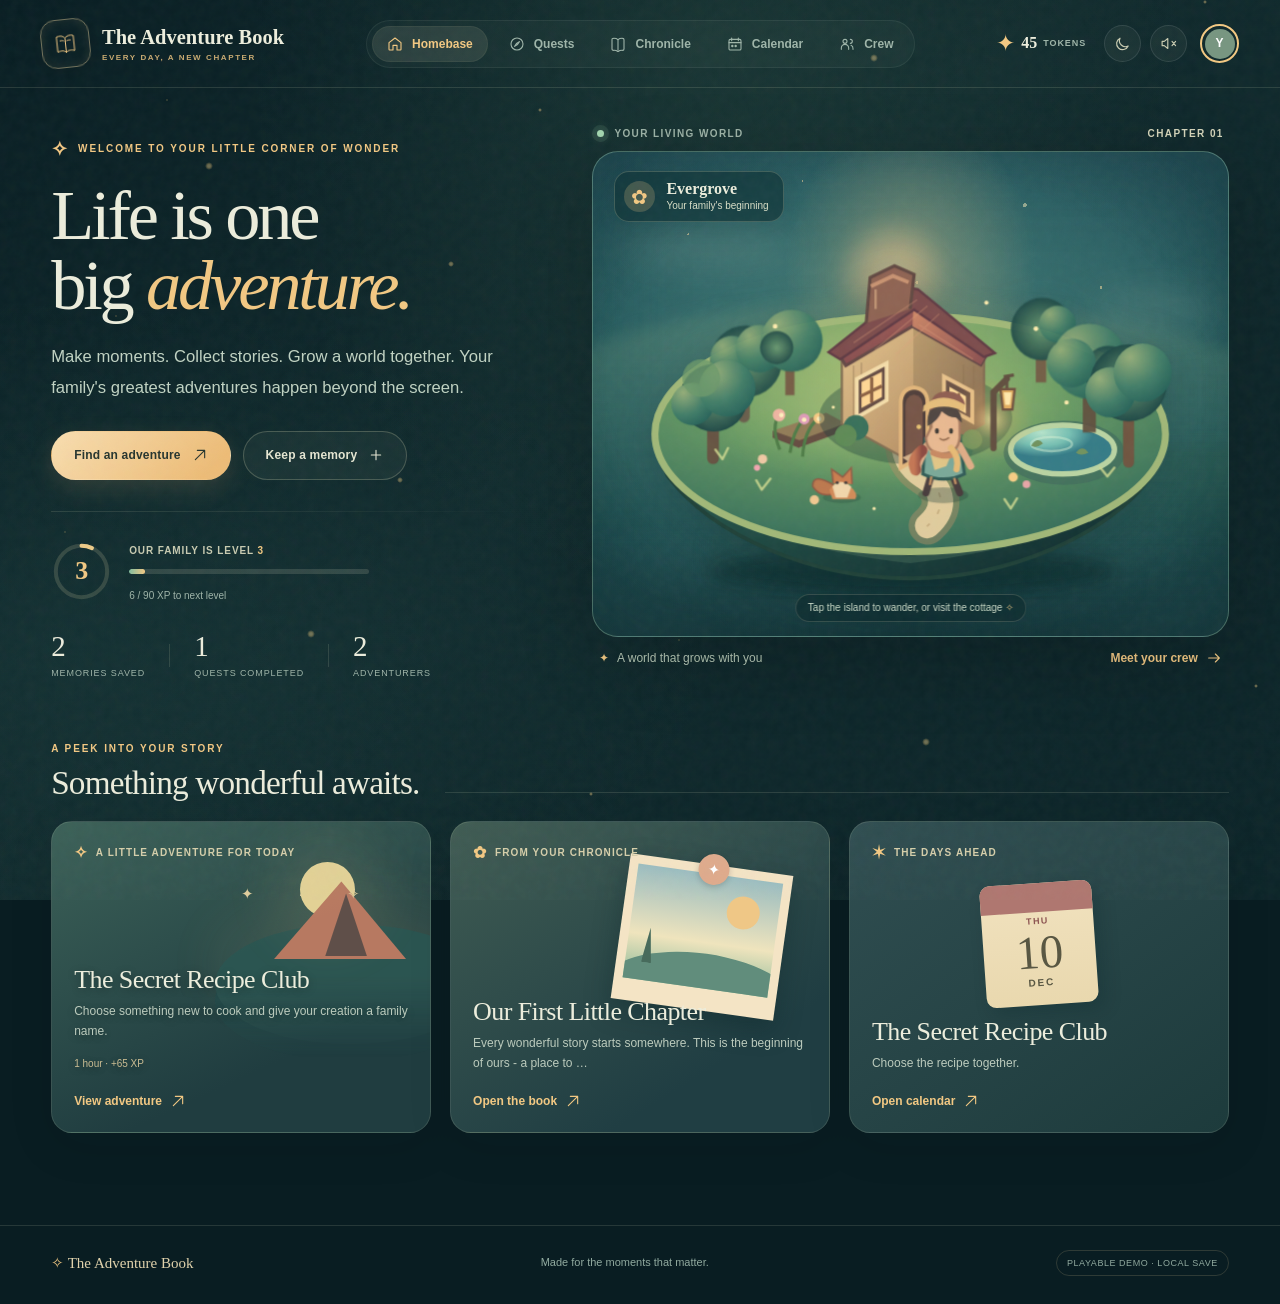
<file: public/index.html>
<!doctype html>
<html lang="en">
<head>
  <meta charset="utf-8">
  <meta name="viewport" content="width=device-width, initial-scale=1, viewport-fit=cover">
  <meta name="theme-color" content="#102628">
  <meta name="robots" content="noindex, nofollow, noarchive">
  <meta name="description" content="The Adventure Book: a cozy, living family adventure game. Turn real memories into a world of stories, quests and keepsakes.">
  <meta name="apple-mobile-web-app-capable" content="yes">
  <meta name="apple-mobile-web-app-status-bar-style" content="black-translucent">
  <meta name="apple-mobile-web-app-title" content="Adventure Book">
  <link rel="manifest" href="manifest.webmanifest">
  <link rel="icon" type="image/png" href="assets/icons/icon.svg">
  <link rel="apple-touch-icon" href="assets/icons/icon.svg">
  <link rel="stylesheet" href="assets/style.css">
  <link rel="stylesheet" href="assets/adventure.css">
  <title>The Adventure Book - Our world</title>
</head>
<body>
  <div class="site-noise" aria-hidden="true"></div>
  <div class="floating-motes" id="ambientMotes" aria-hidden="true"></div>
  <header class="topbar">
    <button class="brand" data-navigate="home" aria-label="Return to homebase">
      <span class="brand-seal" aria-hidden="true"><svg viewBox="0 0 48 48"><path d="M10 12c6-2 11-1 14 3 3-4 9-5 14-3v25c-5-2-11-2-14 2-3-4-8-4-14-2V12Z"/><path d="M24 15v24M15 19c3-.6 5-.3 7 1M26 20c2-1.3 4-1.5 7-1"/></svg></span>
      <span class="brand-type"><strong>The Adventure Book</strong><small>EVERY DAY, A NEW CHAPTER</small></span>
    </button>
    <nav class="desktop-nav" aria-label="Main navigation">
      <button class="nav-link is-selected" data-navigate="home" aria-current="page"><span data-icon="home"></span>Homebase</button>
      <button class="nav-link" data-navigate="quests"><span data-icon="compass"></span>Quests</button>
      <button class="nav-link" data-navigate="chronicle"><span data-icon="book"></span>Chronicle</button>
      <button class="nav-link" data-navigate="calendar"><span data-icon="calendar"></span>Calendar</button>
      <button class="nav-link" data-navigate="crew"><span data-icon="users"></span>Crew</button>
    </nav>
    <div class="top-actions">
      <div class="top-currency" title="Adventure Tokens"><span class="token-icon">✦</span><strong id="headerTokens">45</strong><span class="token-label">TOKENS</span></div>
      <button class="icon-button tone-button" id="themeToggle" title="Change day and night" aria-label="Toggle day and night"><span data-icon="moon"></span></button>
      <button class="icon-button sound-button" id="soundToggle" title="Toggle sound effects" aria-label="Turn sound on"><span data-icon="volume-off"></span></button>
      <button class="header-profile" data-navigate="crew" title="View adventurers"><span class="mini-avatar avatar-moss">A</span></button>
    </div>
  </header>

  <main class="app-shell" id="mainContent">
    <section class="view is-active" id="view-home" aria-label="Homebase">
      <div class="home-layout">
        <div class="hero-copy">
          <div class="eyebrow"><span class="eyebrow-star">✧</span> WELCOME TO YOUR LITTLE CORNER OF WONDER</div>
          <h1>Life is one big <em>adventure.</em></h1>
          <p class="hero-lede">Make moments. Collect stories. Grow a world together. Your family's greatest adventures happen beyond the screen.</p>
          <div class="hero-actions">
            <button class="button button-primary" data-navigate="quests">Find an adventure <span data-icon="arrow-up-right"></span></button>
            <button class="button button-soft" data-modal="memory">Keep a memory <span data-icon="plus"></span></button>
          </div>
          <div class="hero-divider"></div>
          <div class="progress-summary">
            <div class="progress-orbit"><svg viewBox="0 0 76 76" aria-hidden="true"><circle cx="38" cy="38" r="32" class="orbit-track"/><circle cx="38" cy="38" r="32" class="orbit-progress" id="homeProgressArc" stroke-dasharray="201 201"/></svg><span id="homeLevel">3</span></div>
            <div class="progress-copy"><span class="progress-caption">OUR FAMILY IS LEVEL <strong id="familyLevelInline">3</strong></span><div class="progress-track"><span id="familyProgressBar"></span></div><small id="levelProgressText">180 / 300 XP to next level</small></div>
          </div>
          <div class="hero-stats">
            <div><strong id="homeMemories">2</strong><small>MEMORIES SAVED</small></div>
            <i aria-hidden="true"></i>
            <div><strong id="homeQuestCount">1</strong><small>QUESTS COMPLETED</small></div>
            <i aria-hidden="true"></i>
            <div><strong id="homeMemberCount">2</strong><small>ADVENTURERS</small></div>
          </div>
        </div>

        <div class="home-world">
          <div class="world-heading"><div><span class="online-pulse"></span> YOUR LIVING WORLD</div><span>CHAPTER <span id="worldChapter">01</span></span></div>
          <div class="world-stage" id="worldStage" aria-label="Animated storybook island homebase; cottage, character and forest are interactive">
            <div class="sky-glow"></div><div class="stars-night"></div>
            <div class="cloud cloud-one"></div><div class="cloud cloud-two"></div>
            <div class="scene-hills hills-back"></div><div class="scene-hills hills-mid"></div>
            <svg id="worldArt" viewBox="0 0 840 630" role="img" aria-labelledby="worldTitle" xmlns="http://www.w3.org/2000/svg">
              <title id="worldTitle">Animated miniature family world with a cottage, trees, garden, lantern, and adventurer</title>
              <defs>
                <linearGradient id="earthSide" x1="0" x2=".8" y1="0" y2="1"><stop stop-color="#436c57"/><stop offset=".54" stop-color="#224f46"/><stop offset="1" stop-color="#122e30"/></linearGradient>
                <radialGradient id="grassTop" cx=".44" cy=".2" r=".8"><stop stop-color="#a6be75"/><stop offset=".48" stop-color="#699b64"/><stop offset="1" stop-color="#366e5b"/></radialGradient>
                <radialGradient id="grassGlow"><stop stop-color="#cbd08a" stop-opacity=".6"/><stop offset="1" stop-color="#9abc6a" stop-opacity="0"/></radialGradient>
                <linearGradient id="wallFront" x1="0" y1="0" x2="1" y2="1"><stop stop-color="#e8c991"/><stop offset=".7" stop-color="#b99368"/><stop offset="1" stop-color="#91734f"/></linearGradient>
                <linearGradient id="wallSide" x1="0" y1="0" x2="1" y2="1"><stop stop-color="#b59768"/><stop offset="1" stop-color="#735d4b"/></linearGradient>
                <linearGradient id="roofFront" x1="0" y1="0" x2="1" y2="1"><stop stop-color="#b36b5d"/><stop offset=".5" stop-color="#894f50"/><stop offset="1" stop-color="#623f47"/></linearGradient>
                <linearGradient id="roofSide" x1="0" y1="0" x2="1" y2="1"><stop stop-color="#d08a69"/><stop offset="1" stop-color="#8a4e50"/></linearGradient>
                <radialGradient id="treeCanopy" cx=".28" cy=".23" r=".92"><stop stop-color="#95ae79"/><stop offset=".56" stop-color="#447f69"/><stop offset="1" stop-color="#225e57"/></radialGradient>
                <radialGradient id="treeCanopyDark"><stop stop-color="#6a9872"/><stop offset="1" stop-color="#214b48"/></radialGradient>
                <radialGradient id="pond" cx=".3" cy=".15"><stop stop-color="#b6e4cb"/><stop offset=".55" stop-color="#76bfb2"/><stop offset="1" stop-color="#367c87"/></radialGradient>
                <radialGradient id="lanternGlow"><stop stop-color="#ffe6a1" stop-opacity=".77"/><stop offset=".45" stop-color="#eab46b" stop-opacity=".21"/><stop offset="1" stop-color="#eab46b" stop-opacity="0"/></radialGradient>
                <linearGradient id="cape" x1="0" x2="1"><stop stop-color="#c47755"/><stop offset="1" stop-color="#8d4b43"/></linearGradient>
                <filter id="worldSoftGlow" x="-100%" y="-100%" width="300%" height="300%"><feGaussianBlur stdDeviation="8"/></filter>
                <filter id="shadowBlur"><feGaussianBlur stdDeviation="10"/></filter>
              </defs>
              <g class="scene-floating">
                <ellipse cx="423" cy="542" rx="258" ry="29" fill="#051c1f" opacity=".38" filter="url(#shadowBlur)"/>
                <path d="M94 375 C121 285 289 227 419 231 C574 230 716 290 744 376 L727 420 C676 494 546 551 420 551 C294 551 168 496 111 420Z" fill="url(#earthSide)" stroke="#204239" stroke-width="5"/>
                <path d="M105 408 C173 480 298 514 420 527 C544 513 671 478 734 410" fill="none" stroke="#33574c" stroke-width="9" opacity=".8"/>
                <path d="M122 431 C238 500 357 519 420 519 C493 519 611 494 724 431" fill="none" stroke="#a4a66f" stroke-width="2" stroke-dasharray="3 17" opacity=".45"/>
                <ellipse cx="420" cy="367" rx="325" ry="150" fill="url(#grassTop)" stroke="#a1b878" stroke-width="9"/>
                <ellipse cx="401" cy="342" rx="255" ry="95" fill="url(#grassGlow)"/>
                <ellipse cx="420" cy="377" rx="312" ry="140" fill="transparent" class="walkable-area scene-clickable" data-world-action="trail" tabindex="0" role="button" aria-label="Move adventurer around the island"/>
                <path d="M440 338 C408 358 400 397 437 421 C463 437 467 462 442 484" fill="none" stroke="#b18e66" stroke-width="48" stroke-linecap="round" opacity=".45"/>
                <path d="M440 338 C408 358 400 397 437 421 C463 437 467 462 442 484" fill="none" stroke="#efd6a5" stroke-width="32" stroke-linecap="round" opacity=".88"/>
                <path d="M440 338 C408 358 400 397 437 421 C463 437 467 462 442 484" fill="none" stroke="#c3ab7d" stroke-width="2.5" stroke-dasharray="4 18" stroke-linecap="round" opacity=".8"/>
                <!-- pond -->
                <g class="world-pond scene-clickable" data-world-action="pond" role="button" tabindex="0" aria-label="Visit the pond">
                  <ellipse cx="616" cy="391" rx="77" ry="41" fill="#426d5d" opacity=".7"/>
                  <ellipse cx="614" cy="387" rx="66" ry="31" fill="url(#pond)" stroke="#bad4a2" stroke-width="7"/>
                  <ellipse cx="600" cy="380" rx="26" ry="9" fill="none" stroke="#dcf4d7" stroke-width="3" opacity=".44" class="pond-ripple"/>
                  <path d="M631 391q8-11 16 0q-10 5-16 0 M574 382q8-12 15-3q-9 7-15 3" fill="#72935f"/>
                </g>
                <!-- back forest -->
                <g class="trees-back" opacity=".94">
                  <g transform="translate(211 302) scale(.95)"><path d="M-3 45v-54" stroke="#6b5c4c" stroke-width="16" stroke-linecap="round"/><circle cx="0" cy="-29" r="48" fill="url(#treeCanopyDark)"/><circle cx="-19" cy="-34" r="29" fill="url(#treeCanopy)"/><circle cx="18" cy="-46" r="32" fill="url(#treeCanopy)"/></g>
                  <g transform="translate(269 276) scale(.73)"><path d="M-3 57v-67" stroke="#765944" stroke-width="16"/><circle cx="0" cy="-38" r="54" fill="url(#treeCanopy)"/><circle cx="-26" cy="-26" r="29" fill="url(#treeCanopyDark)"/></g>
                  <g transform="translate(588 260) scale(.78)"><path d="M-2 53v-59" stroke="#755b46" stroke-width="17"/><circle cx="0" cy="-34" r="51" fill="url(#treeCanopyDark)"/><circle cx="25" cy="-42" r="30" fill="url(#treeCanopy)"/></g>
                  <g transform="translate(648 312) scale(1.04)"><path d="M0 51v-60" stroke="#62513f" stroke-width="16"/><circle cx="0" cy="-36" r="46" fill="url(#treeCanopy)"/><circle cx="23" cy="-25" r="30" fill="url(#treeCanopyDark)"/><circle cx="-22" cy="-34" r="30" fill="url(#treeCanopy)"/></g>
                </g>
                <!-- wooden dock / garden -->
                <path d="M245 363 L313 340 L348 359 L279 384Z" fill="#927c58"/><path d="M245 363v9l34 13v-1l69-25v-9l-69 25Z" fill="#664e42"/>
                <g class="garden">
                  <path d="M254 387q-12-30 0-46M267 391q4-27 16-41M283 396q2-34 20-49" stroke="#507d48" fill="none" stroke-width="4"/>
                  <circle cx="253" cy="343" r="8" fill="#f1b5a3"/><circle cx="285" cy="348" r="7" fill="#df9cba"/><circle cx="304" cy="347" r="7" fill="#f8cb84"/>
                  <circle cx="256" cy="343" r="3" fill="#fff1bf"/><circle cx="285" cy="349" r="3" fill="#fff1bf"/><circle cx="304" cy="348" r="3" fill="#fff1bf"/>
                </g>
                <!-- cottage shadow -->
                <ellipse cx="427" cy="346" rx="123" ry="60" fill="#193d3b" opacity=".37"/>
                <g class="cottage scene-clickable" data-world-action="cottage" tabindex="0" role="button" aria-label="Enter the family cottage">
                  <path d="M333 258 L424 207 L514 260 L514 354 L424 404 L333 354Z" fill="url(#wallFront)" stroke="#836f53" stroke-width="3"/>
                  <path d="M424 207 L514 260 L514 354 L424 404Z" fill="url(#wallSide)" opacity=".72"/>
                  <path d="M333 270L424 222L514 271" fill="none" stroke="#f5dca2" stroke-width="8" opacity=".7"/>
                  <path d="M329 265L424 206L518 265L510 279L423 230L338 280Z" fill="url(#roofFront)" stroke="#654a47" stroke-width="4"/>
                  <path d="M424 206L518 265L510 279L423 230Z" fill="url(#roofSide)"/>
                  <path d="M316 263L419 181L430 183L528 264L514 269L425 209L331 272Z" fill="#7d4d4d" stroke="#613c45" stroke-width="3"/>
                  <path d="M364 226l5-58 31-15 25 11-5 44" fill="#8f6453" stroke="#624943" stroke-width="4"/>
                  <path d="M370 179l28-13 20 8" fill="none" stroke="#c99473" stroke-width="5"/>
                  <path d="M376 183v25" stroke="#d7ac85" stroke-width="3" opacity=".7"/>
                  <path d="M348 280v67M358 276v77M488 279v69M501 280v68" stroke="#8b7052" stroke-width="2" opacity=".4"/>
                  <!-- window -->
                  <path d="M352 297l38-20v47l-38 22Z" fill="#664d44" stroke="#f5deaa" stroke-width="5"/><path d="M358 301l26-13v32l-26 14Z" fill="#ffd795"/><path d="M371 295v32M357 319l27-13" stroke="#8c6143" stroke-width="4"/>
                  <path d="M463 294l36 19v38l-36-20Z" fill="#6b5246" stroke="#e9c38c" stroke-width="5"/><path d="M470 307l21 12v22l-21-12Z" fill="#ffdc9b"/><path d="M482 315v20" stroke="#8c6143" stroke-width="3"/>
                  <!-- door -->
                  <path d="M408 328q0-18 17-20q17 2 17 19v64l-34 19Z" fill="#503f3b" stroke="#e3b77c" stroke-width="5"/>
                  <path d="M414 331q0-12 11-14q11 2 11 14v57l-22 12Z" fill="#775648"/>
                  <circle cx="431" cy="358" r="3" fill="#e7c273"/>
                  <!-- roof shingles -->
                  <path d="M348 251l81-55M375 260l67-56M402 266l55-52M431 228l69 44" stroke="#e1a27e" stroke-width="2" opacity=".3"/>
                  <!-- porch greenery -->
                  <g><circle cx="351" cy="359" r="16" fill="#39715b"/><circle cx="338" cy="369" r="14" fill="#5f8b57"/><circle cx="482" cy="385" r="18" fill="#477555"/><circle cx="499" cy="374" r="13" fill="#70935d"/></g>
                  <path d="M410 397L435 386L474 410L449 424Z" fill="#d6b38b"/>
                </g>
                <!-- front trees -->
                <g class="tree-sway"><path d="M169 398v-70" stroke="#675443" stroke-width="15" stroke-linecap="round"/><circle cx="170" cy="321" r="43" fill="url(#treeCanopyDark)"/><circle cx="143" cy="329" r="27" fill="url(#treeCanopy)"/><circle cx="187" cy="309" r="36" fill="url(#treeCanopy)"/><circle cx="154" cy="296" r="24" fill="#6d9a6c" opacity=".8"/></g>
                <g class="tree-sway tree-sway-alt"><path d="M698 403v-79" stroke="#705641" stroke-width="14" stroke-linecap="round"/><circle cx="698" cy="302" r="49" fill="url(#treeCanopyDark)"/><circle cx="675" cy="314" r="32" fill="url(#treeCanopy)"/><circle cx="716" cy="289" r="37" fill="url(#treeCanopy)"/></g>
                <!-- grasses and flowers -->
                <g fill="none" stroke="#d3dc92" stroke-width="3" stroke-linecap="round" opacity=".85">
                  <path d="M181 399l-9-12m9 12l7-14M231 438l-7-12m7 12l11-14M548 462l-8-12m8 12l8-13M671 421l-9-11m9 11l9-11"/>
                </g>
                <g class="flower-dance"><circle cx="232" cy="399" r="6" fill="#efc9a4"/><circle cx="225" cy="410" r="4" fill="#f2a6b0"/><circle cx="551" cy="422" r="6" fill="#f6ce86"/><circle cx="568" cy="431" r="5" fill="#e8a6a7"/><circle cx="298" cy="451" r="6" fill="#f0c891"/></g>
                <!-- lantern post -->
                <g class="scene-clickable lantern" data-world-action="lantern" tabindex="0" role="button" aria-label="Light the lantern">
                  <ellipse cx="524" cy="349" rx="54" ry="54" fill="url(#lanternGlow)" class="lamp-aura"/>
                  <path d="M526 385v-71l17-17" stroke="#624f40" stroke-width="8" fill="none" stroke-linecap="round"/>
                  <path d="M539 294l13-2M543 295v15" stroke="#624f40" stroke-width="4"/>
                  <path d="M535 310h18l-3 26h-12Z" fill="#e3af61" stroke="#6f5140" stroke-width="3"/>
                  <path d="M539 314h10l-2 16h-6Z" fill="#ffe8ab" class="lantern-flame"/>
                </g>
                <!-- explorer -->
                <g id="characterMover" class="character-mover">
                <g class="adventurer scene-clickable" id="worldCharacter" data-world-action="character" tabindex="0" role="button" aria-label="Open adventurer profile" transform="translate(462 438)">
                  <ellipse cx="0" cy="7" rx="32" ry="10" fill="#27473e" opacity=".35"/>
                  <g class="character-idle">
                    <path d="M-14-23l-8 27" stroke="#493d3d" stroke-width="9" stroke-linecap="round" class="character-feet left-foot"/><path d="M10-23l11 27" stroke="#493d3d" stroke-width="9" stroke-linecap="round" class="character-feet right-foot"/>
                    <path d="M-23-65q23-11 44 0l6 45q-26 13-53 0Z" fill="#5b877c" stroke="#315c56" stroke-width="4" class="character-coat"/>
                    <path d="M-21-56l-12 27M21-56l14 26" stroke="#e0ad87" stroke-width="9" stroke-linecap="round"/>
                    <path d="M-27-50Q-41-38-35-25" stroke="url(#cape)" stroke-width="14" fill="none" stroke-linecap="round" class="character-arm"/>
                    <path d="M-19-56l8 31 15-5 10-24" fill="#e9c885" opacity=".93"/>
                    <path d="M-15-80Q-18-104 0-107Q22-108 21-78v12q-2 20-22 20q-20-1-21-20Z" fill="#e9b991" stroke="#a77b60" stroke-width="3"/>
                    <path d="M-20-81q-2-27 19-30q22-1 25 26l-8-7q-10 0-18-8q-4 12-18 19" fill="#514742" class="character-hair"/>
                    <path d="M-16-101q-2-22 18-24q22-1 26 17l-8 6q-18-13-36 1Z" fill="#8f5e51"/>
                    <path d="M-25-107q23-20 53-1l-2 8q-26-12-52 1Z" fill="#e6be7b"/>
                    <g class="character-eyes"><ellipse cx="-8" cy="-75" rx="2.5" ry="3.5" fill="#3d3935"/><ellipse cx="10" cy="-75" rx="2.5" ry="3.5" fill="#3d3935"/></g>
                    <path d="M-4-65q5 4 11-1" stroke="#93694c" stroke-width="2" stroke-linecap="round" fill="none"/>
                    <path d="M-13-47q18 8 30 0" stroke="#c88b63" stroke-width="7" stroke-linecap="round" fill="none"/>
                    <path d="M10-53q11 12 7 27" stroke="#e7bb76" stroke-width="8" stroke-linecap="round" fill="none"/>
                    <path d="M-15-17l-2 11M14-15l2 8" stroke="#c99566" stroke-width="3"/>
                  </g>
                </g>
                </g>
                <!-- playful fox -->
                <g class="fox-idle" transform="translate(333 446)">
                  <ellipse cy="2" rx="24" ry="7" fill="#274539" opacity=".28"/>
                  <path d="M-9-13q-29-18-28 1q9 15 29 9" fill="#bd794f" stroke="#945a44" stroke-width="2" class="fox-tail"/>
                  <path d="M-16-8q13-16 26-5q12 10 7 17h-29Z" fill="#d38c59"/>
                  <path d="M-11-16l-2-18 14 10 11-12 1 21" fill="#ca7e50" stroke="#945c47" stroke-width="2"/>
                  <path d="M-12-12q9-12 24 0l-5 14h-15Z" fill="#f1d7ac"/>
                  <circle cx="-6" cy="-17" r="2" fill="#423c3b"/><circle cx="5" cy="-17" r="2" fill="#423c3b"/>
                </g>
                <!-- a garden appears when the family reaches level 4 -->
                <g class="unlock-garden scene-clickable" data-world-action="garden" role="button" tabindex="0" aria-label="Visit the unlocked story garden">
                  <ellipse cx="283" cy="383" rx="41" ry="22" fill="#406b51" opacity=".65"/>
                  <path d="M251 386v-26m18 35v-28m18 31v-29m18 22v-29M244 363q35 11 68-4" stroke="#a28b66" stroke-width="6" stroke-linecap="round" fill="none"/>
                  <path d="M258 380v-22m22 23v-30m22 26v-20" stroke="#477a51" stroke-width="4" stroke-linecap="round"/>
                  <circle cx="258" cy="356" r="7" fill="#e5ac9d"/><circle cx="279" cy="348" r="7" fill="#f6d496"/><circle cx="302" cy="354" r="7" fill="#d9a5be"/>
                  <circle cx="258" cy="356" r="2" fill="#fbedc3"/><circle cx="279" cy="348" r="2" fill="#fbedc3"/><circle cx="302" cy="354" r="2" fill="#fbedc3"/>
                </g>
                <!-- flying particles -->
                <g class="world-fireflies" fill="#ffedaf">
                  <circle cx="248" cy="230" r="3" class="firefly f1"/><circle cx="580" cy="233" r="3" class="firefly f2"/><circle cx="619" cy="327" r="2.8" class="firefly f3"/><circle cx="322" cy="333" r="2" class="firefly f4"/><circle cx="517" cy="200" r="2.6" class="firefly f5"/><circle cx="374" cy="462" r="2" class="firefly f6"/>
                </g>
              </g>
            </svg>
            <div class="world-badge"><span class="world-badge-icon">✿</span><span><strong>Evergrove</strong><small>Your family's beginning</small></span></div>
            <div class="world-help">Tap the island to wander, or visit the cottage <span>✧</span></div>
          </div>
          <div class="world-footer"><span><span class="tiny-sun">✦</span> A world that grows with you</span><button class="text-button" data-navigate="crew">Meet your crew <span data-icon="arrow-right"></span></button></div>
        </div>
      </div>
      <div class="section-intro"><div><div class="eyebrow">A PEEK INTO YOUR STORY</div><h2>Something wonderful awaits.</h2></div><span class="section-rule"></span></div>
      <div class="home-panels">
        <article class="dashboard-card featured-quest-card"><div class="card-overline"><span class="card-overline-glyph">✧</span> A LITTLE ADVENTURE FOR TODAY</div><div class="quest-spot-illustration" aria-hidden="true"><div class="illustration-moon"></div><div class="illustration-tent"><span></span></div><div class="illustration-stars">✦ &nbsp; · &nbsp; ✧</div></div><div class="dashboard-card-content"><h3 id="featuredQuestTitle">The Great Backyard Campout</h3><p id="featuredQuestDesc">A few blankets, some stories and a sky full of possibilities.</p><div class="mini-meta" id="featuredQuestMeta">1–2 hours <span>·</span> +80 XP</div><button class="card-action" id="featuredQuestAction">View adventure <span data-icon="arrow-up-right"></span></button></div></article>
        <article class="dashboard-card memory-preview-card"><div class="card-overline"><span class="card-overline-glyph">✿</span> FROM YOUR CHRONICLE</div><div class="memory-postcard"><div class="memory-postcard-image"><div class="paper-sky"></div><div class="paper-hill"></div><div class="paper-sun"></div><div class="paper-trees"></div></div><span class="postcard-sticker">✦</span></div><div class="dashboard-card-content"><h3 id="featuredMemoryTitle">Our first little chapter</h3><p id="featuredMemoryDesc">The beginning of a story worth keeping.</p><button class="card-action" data-navigate="chronicle">Open the book <span data-icon="arrow-up-right"></span></button></div></article>
        <article class="dashboard-card coming-up-card"><div class="card-overline"><span class="card-overline-glyph">✶</span> THE DAYS AHEAD</div><div class="upcoming-calendar-tile"><span id="upcomingDay">SAT</span><strong id="upcomingDate">17</strong><small id="upcomingMonth">OCT</small></div><div class="dashboard-card-content"><h3 id="upcomingTitle">A day for making memories</h3><p id="upcomingDesc">Start by putting something lovely on your calendar.</p><button class="card-action" data-navigate="calendar">Open calendar <span data-icon="arrow-up-right"></span></button></div></article>
      </div>
    </section>

    <section class="view" id="view-quests" aria-label="Adventure quests" hidden>
      <div class="page-topline"><div><div class="eyebrow">YOUR ADVENTURE BOARD</div><h1 class="section-title">Go make a <em>story.</em></h1><p>Little quests, big memories. Pick something to do together in real life.</p></div><button class="button button-primary" data-modal="quest"><span data-icon="plus"></span> Make a quest</button></div>
      <div class="quest-starter" aria-label="Plan your first real adventure">
        <div class="quest-starter-mark" aria-hidden="true">✧</div>
        <div class="quest-starter-copy">
          <span class="eyebrow">EVERGROVE · THE FIRST REAL CHAPTER</span>
          <h2>Begin with a quiet evening.</h2>
          <p>Choose a cozy adventure, make it your own, then put the phone away. Return afterward to collect the memory and light up the world.</p>
        </div>
        <div class="quest-starter-actions">
          <button type="button" class="button button-primary" data-modal="quest" data-quest-template="cozy-evening"><span data-icon="heart"></span> Plan a cozy evening</button>
          <button type="button" class="button button-soft" id="importAdventureBtn"><span data-icon="download"></span> Import a private quest</button>
          <input id="importAdventureFile" type="file" accept=".json,application/json" hidden aria-label="Select a private Evergrove adventure JSON file">
        </div>
      </div>
      <p class="quest-starter-note">This is a local-save prototype, not a private cloud account. Personal details stay in this browser; import does not synchronize Google Calendar. Do not add irreplaceable photos or sensitive details.</p>
      <div class="quest-toolbar"><div class="tab-filters" id="questFilters" role="group" aria-label="Filter quests"><button class="filter-chip is-active" data-filter="all">All quests</button><button class="filter-chip" data-filter="ready">Ready</button><button class="filter-chip" data-filter="planned">Planned</button><button class="filter-chip" data-filter="completed">Completed</button></div><span class="quest-toolbar-note"><span data-icon="sparkles"></span> Every adventure counts</span></div>
      <div class="quest-grid" id="questGrid"></div>
      <div class="empty-state" id="questEmpty" hidden><span>✦</span><h3>Nothing here just yet.</h3><p>Try another filter or add an adventure of your own.</p></div>
    </section>

    <section class="view" id="view-chronicle" aria-label="Family Chronicle" hidden>
      <div class="page-topline"><div><div class="eyebrow">THE CHRONICLE · VOLUME ONE</div><h1 class="section-title">Moments worth <em>keeping.</em></h1><p>A living storybook made from days you never want to forget.</p></div><button class="button button-primary" data-modal="memory"><span data-icon="plus"></span> Add a memory</button></div>
      <div class="chronicle-wrapper"><div class="book-binding"></div><div class="chronicle-book"><div class="book-page left-book-page"><div class="page-top-decoration">✧ &nbsp; OUR FAMILY CHRONICLE &nbsp; ✧</div><span class="book-vol">VOLUME I · THE BEGINNING</span><h2 id="bookMemoryTitle">Our first little chapter</h2><div class="hand-drawn-line"></div><div class="book-picture" id="bookPicture"><div class="book-picture-scene"><div class="memory-scene-sun"></div><div class="memory-scene-hill hill-a"></div><div class="memory-scene-hill hill-b"></div><div class="memory-scene-tree tree-a"></div><div class="memory-scene-tree tree-b"></div></div></div><div class="book-date" id="bookMemoryDate">A day worth remembering</div></div><div class="book-page right-book-page"><span class="corner-ornament">❧</span><span class="book-entry-index" id="bookEntryIndex">ENTRY 01</span><h3>And so the story goes...</h3><div class="memory-handwriting" id="bookMemoryBody">Every wonderful story starts somewhere. Ours begins with all the little moments we choose to remember.</div><div class="book-entry-footer"><span>Made with love and a little magic.</span><span class="book-heart">♡</span></div></div></div><div class="book-pagination"><button class="page-turn" id="prevMemory" aria-label="Previous memory"><span data-icon="chevron-left"></span></button><span id="bookPageCounter">01 / 02</span><button class="page-turn" id="nextMemory" aria-label="Next memory"><span data-icon="chevron-right"></span></button></div></div>
      <div class="chronicle-lower-heading"><div><div class="eyebrow">THE STORY SO FAR</div><h2>Your collected moments</h2></div><span id="memoryCountLabel">2 beautiful memories</span></div><div class="memory-gallery" id="memoryGallery"></div>
    </section>

    <section class="view" id="view-calendar" aria-label="Family adventure calendar" hidden>
      <div class="page-topline"><div><div class="eyebrow">AN ADVENTURE IS ALWAYS AHEAD</div><h1 class="section-title">Make room for <em>magic.</em></h1><p>Plan the next outing, save a tradition, or surprise your crew with a quest.</p></div><button class="button button-primary" data-modal="event"><span data-icon="plus"></span> Plan something</button></div>
      <div class="calendar-layout"><div class="calendar-card"><div class="calendar-header"><div><div class="eyebrow">THE DAYS AHEAD</div><h2 id="monthTitle">October 2026</h2></div><div class="calendar-switch"><button id="calendarPrev" aria-label="Previous month"><span data-icon="chevron-left"></span></button><button id="calendarToday" class="today-button">Today</button><button id="calendarNext" aria-label="Next month"><span data-icon="chevron-right"></span></button></div></div><div class="calendar-weekdays" aria-hidden="true"><span>Sun</span><span>Mon</span><span>Tue</span><span>Wed</span><span>Thu</span><span>Fri</span><span>Sat</span></div><div class="calendar-days" id="calendarDays"></div><div class="calendar-legend"><span><i class="legend-event"></i> Adventure</span><span><i class="legend-today"></i> Today</span><span><i class="legend-selected"></i> Selected</span></div></div><aside class="calendar-side"><div class="aside-top"><div class="eyebrow">YOUR PLANS</div><h3 id="selectedDateTitle">Selected day</h3></div><div id="dayEvents" class="day-events"></div><button class="button button-soft button-full" data-modal="event"><span data-icon="plus"></span> Add a plan</button><div class="calendar-quote">“The best things in life are the people we love, the places we've been, and the memories we've made along the way.”</div></aside></div>
    </section>

    <section class="view" id="view-crew" aria-label="Family crew" hidden>
      <div class="page-topline"><div><div class="eyebrow">THE PEOPLE BEHIND THE MAGIC</div><h1 class="section-title">Meet your <em>crew.</em></h1><p>Every adventurer brings something special to the story.</p></div><button class="button button-primary" data-modal="crew"><span data-icon="plus"></span> Add adventurer</button></div>
      <div class="crew-top-panels"><div class="crew-summary-card"><span class="eyebrow">OUR STORY TOGETHER</span><h2>A little family, a lot of possibility.</h2><p>Every memory, every giggle, every wild idea adds to our shared world.</p><div class="crew-progress-track"><span id="crewProgressBar"></span></div><div class="crew-summary-footer"><span>Family level <strong id="crewLevel">3</strong></span><span id="crewXP">180 XP</span></div></div><div class="collection-card"><span class="eyebrow">THE TREASURE SHELF</span><div class="treasure-row"><span class="treasure-item" title="First steps badge">✦</span><span class="treasure-item" title="Bronze compass">✺</span><span class="treasure-item" title="Campfire keepsake">♧</span><span class="treasure-item locked-treasure" title="More treasures to find">?</span></div><p>Collect little treasures for the moments you make together.</p><span id="badgeCountLabel">2 keepsakes found</span></div></div>
      <div class="chronicle-lower-heading"><div><div class="eyebrow">EVERYONE HAS A STORY</div><h2>Your adventurers</h2></div><span>Demo profiles, ready to personalize</span></div><div class="crew-grid" id="crewGrid"></div>
      <div class="settings-panel"><div><strong>Your adventure belongs to you.</strong><p>This first playable demo saves progress only in this browser. It is not yet a shared online family account.</p></div><div class="settings-actions"><button id="exportSave" class="settings-button"><span data-icon="download"></span> Export progress</button><button id="resetSave" class="settings-button danger-button"><span data-icon="rotate-ccw"></span> Reset demo</button></div></div>
    </section>
  </main>

  <nav class="mobile-nav" aria-label="Mobile navigation"><button class="mobile-nav-link is-selected" data-navigate="home" aria-current="page"><span data-icon="home"></span><span>Home</span></button><button class="mobile-nav-link" data-navigate="quests"><span data-icon="compass"></span><span>Quests</span></button><button class="mobile-nav-link" data-navigate="chronicle"><span data-icon="book"></span><span>Book</span></button><button class="mobile-nav-link" data-navigate="calendar"><span data-icon="calendar"></span><span>Calendar</span></button><button class="mobile-nav-link" data-navigate="crew"><span data-icon="users"></span><span>Crew</span></button></nav>

  <footer class="site-footer"><span><span>✧</span> The Adventure Book</span><span>Made for the moments that matter.</span><span class="demo-pill">PLAYABLE DEMO · LOCAL SAVE</span></footer>

  <div class="modal-backdrop" id="modalBackdrop" hidden><div class="modal-window" role="dialog" aria-modal="true" aria-labelledby="modalTitle"><button class="modal-close icon-button" id="modalClose" aria-label="Close dialog"><span data-icon="x"></span></button><div id="modalContent"></div></div></div>
  <div class="toast-region" id="toastRegion" role="status" aria-live="polite"></div>
  <div class="reward-layer" id="rewardLayer" aria-hidden="true"></div>
  <script src="assets/app.js" defer></script>
</body>
</html>
</file>
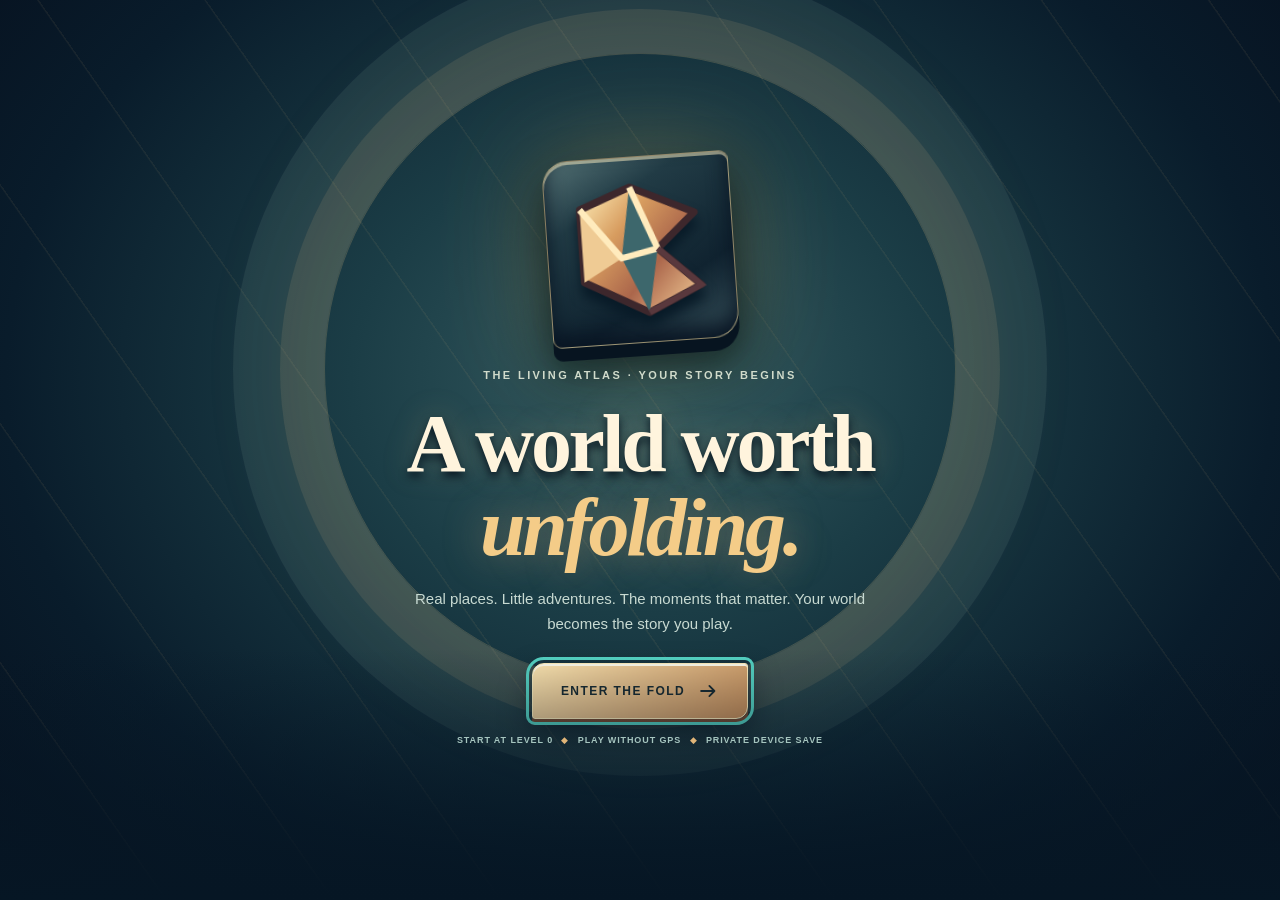
<file: public/fold/index.html>
<!doctype html><html lang="en"><head>
<meta charset="utf-8"><meta name="viewport" content="width=device-width, initial-scale=1, viewport-fit=cover">
<meta name="theme-color" content="#0B1721"><meta name="robots" content="noindex,nofollow,noarchive">
<meta name="description" content="The Fold · The Living Atlas. A real-life adventure game. Private development prototype.">
<title>The Fold · The Living Atlas</title>
<link rel="stylesheet" href="./fold.css"><link rel="stylesheet" href="./fold-v2.css">
<script type="module" src="./fold.js"></script>
</head><body>
<div id="game" class="game" data-map="demo" data-view="">
<main class="map-area" id="mapArea" aria-label="The Fold adventure map">
  <div id="liveMap" class="live-map" aria-hidden="true"></div>
  <div class="demo-map" id="demoMap" aria-label="Illustrated fictional demo world">
   <svg class="atlas-world" viewBox="0 0 1440 900" preserveAspectRatio="xMidYMid slice" xmlns="http://www.w3.org/2000/svg" aria-hidden="true">
    <defs>
     <radialGradient id="land-light"><stop offset="0" stop-color="#678a77"/><stop offset=".55" stop-color="#476e66"/><stop offset="1" stop-color="#1d454d"/></radialGradient>
     <linearGradient id="ocean-depth" x1="0" y1=".1" x2="1" y2="1"><stop stop-color="#3e7d83"/><stop offset=".46" stop-color="#265d6c"/><stop offset="1" stop-color="#102f49"/></linearGradient>
     <linearGradient id="ridge" x1="0" y1="0" x2="1" y2="1"><stop stop-color="#99b595"/><stop offset=".48" stop-color="#3f7268"/><stop offset="1" stop-color="#183e4a"/></linearGradient>
     <radialGradient id="glow-oasis"><stop stop-color="#efd7a4" stop-opacity=".6"/><stop offset="1" stop-color="#efd7a4" stop-opacity="0"/></radialGradient>
     <filter id="terrain-shadow" x="-20%" y="-25%" width="150%" height="160%"><feGaussianBlur stdDeviation="19"/></filter>
     <pattern id="topo" width="150" height="145" patternUnits="userSpaceOnUse" patternTransform="rotate(19)"><path d="M-22 19Q22-22 77 20T172 31M-24 65Q46 28 97 61T180 72M-22 112Q51 81 108 106T170 122" fill="none" stroke="#c3d1ac" opacity=".26" stroke-width="2"/></pattern>
     <pattern id="seam" width="80" height="80" patternUnits="userSpaceOnUse"><path d="M0 0H80M0 0V80" stroke="#f3e5b8" opacity=".06" stroke-width="1"/></pattern>
    </defs>
    <rect width="1440" height="900" fill="#1a3e47"/>
    <path d="M0-50h1030Q950 30 1090 166t-60 255 120 230-70 325H0Z" fill="url(#land-light)"/>
    <path d="M1040-70Q900 64 1080 202T1030 457q158 120 95 254t-30 280h410V-70Z" fill="#87a28d" opacity=".35" filter="url(#terrain-shadow)"/>
    <path d="M1080-70Q929 49 1102 194t-40 250 109 263-40 280h400V-70Z" fill="url(#ocean-depth)"/>
    <path d="M1090-55q-126 120 19 248t-31 251 109 264-34 281" fill="none" stroke="#9cd1bc" stroke-width="18" opacity=".48"/>
    <path d="M1106-50q-130 118 16 238t-31 247 109 269-25 281" fill="none" stroke="#c7dbc1" stroke-width="5" opacity=".75"/>
    <g fill="url(#ridge)" stroke="#8db09a" stroke-width="7" opacity=".68">
      <path d="M-90 4 198-30l265 131-98 178-205 63L-80 270Z"/>
      <path d="M-120 602 138 438l248 153-31 277-265 76-170-88Z"/>
      <path d="m736-78 224 46-36 196-154 62-196-126Z"/>
      <path d="m782 667 245-88 127 145-102 270-275-24-132-125Z"/>
    </g>
    <rect width="1440" height="900" fill="url(#topo)"/><rect width="1440" height="900" fill="url(#seam)"/>
    <g fill="none" stroke-linecap="round">
      <path d="M-95 400Q145 322 334 444T731 472 1111 590 1540 489" stroke="#203b41" stroke-width="108"/>
      <path d="M-95 400Q145 322 334 444T731 472 1111 590 1540 489" stroke="#9d8d72" stroke-width="92"/>
      <path d="M-95 400Q145 322 334 444T731 472 1111 590 1540 489" stroke="#d7caa9" stroke-width="74"/>
      <path d="M466-120Q528 114 590 242T622 507 572 950" stroke="#1b3b44" stroke-width="76"/>
      <path d="M466-120Q528 114 590 242T622 507 572 950" stroke="#af9d7c" stroke-width="64"/>
      <path d="M466-120Q528 114 590 242T622 507 572 950" stroke="#d8c7a3" stroke-width="52"/>
      <path d="M834-120Q910 112 810 331T855 645 971 1015" stroke="#234049" stroke-width="70"/>
      <path d="M834-120Q910 112 810 331T855 645 971 1015" stroke="#c5ae89" stroke-width="58"/>
      <path d="M834-120Q910 112 810 331T855 645 971 1015" stroke="#e4d0ab" stroke-width="45"/>
    </g>
    <g fill="none" stroke="#655b53" opacity=".5" stroke-dasharray="14 23" stroke-width="3">
      <path d="M-95 400Q145 322 334 444T731 472 1111 590 1540 489"/>
      <path d="M466-120Q528 114 590 242T622 507 572 950"/>
      <path d="M834-120Q910 112 810 331T855 645 971 1015"/>
    </g>
    <g fill="none" stroke="#7ca895" stroke-width="3" opacity=".35"><path d="M-80 190q180-160 350 10t300-90 360-12 470-50"/><path d="M-120 258q190-152 360 12t300-94 360-8 500-34"/><path d="M-120 340q210-142 350 30t330-92 320-23 540-55"/><path d="M-130 426q220-130 390 16t302-66 430-70 410-25"/></g><g transform="translate(91 47)" opacity="0.45"><ellipse cx="3" cy="10" rx="11" ry="5.5" fill="#0b3438" opacity=".6"/><path d="M0 -11 Q 11 -5.5 11 0Q 11 11 0 11Q-11 11 -11 0Q-11 -5.5 0 -11Z" fill="#2b655c" stroke="#9fbb92" stroke-width="2.6"/><path d="M-5.720000000000001 0 Q0 -11 5.5 -1" fill="none" stroke="#b9c8a0" stroke-width="2" opacity=".6"/></g><g transform="translate(228 148)" opacity="0.5800000000000001"><ellipse cx="3" cy="10" rx="14" ry="7" fill="#0b3438" opacity=".6"/><path d="M0 -14 Q 14 -7 14 0Q 14 14 0 14Q-14 14 -14 0Q-14 -7 0 -14Z" fill="#446f64" stroke="#9fbb92" stroke-width="2.6"/><path d="M-7.28 0 Q0 -14 7 -1" fill="none" stroke="#b9c8a0" stroke-width="2" opacity=".6"/></g><g transform="translate(365 249)" opacity="0.71"><ellipse cx="3" cy="10" rx="17" ry="8.5" fill="#0b3438" opacity=".6"/><path d="M0 -17 Q 17 -8.5 17 0Q 17 17 0 17Q-17 17 -17 0Q-17 -8.5 0 -17Z" fill="#2b655c" stroke="#9fbb92" stroke-width="2.6"/><path d="M-8.84 0 Q0 -17 8.5 -1" fill="none" stroke="#b9c8a0" stroke-width="2" opacity=".6"/></g><g transform="translate(1050 754)" opacity="0.5800000000000001"><ellipse cx="3" cy="10" rx="17" ry="8.5" fill="#0b3438" opacity=".6"/><path d="M0 -17 Q 17 -8.5 17 0Q 17 17 0 17Q-17 17 -17 0Q-17 -8.5 0 -17Z" fill="#446f64" stroke="#9fbb92" stroke-width="2.6"/><path d="M-8.84 0 Q0 -17 8.5 -1" fill="none" stroke="#b9c8a0" stroke-width="2" opacity=".6"/></g><g transform="translate(1187 855)" opacity="0.71"><ellipse cx="3" cy="10" rx="20" ry="10" fill="#0b3438" opacity=".6"/><path d="M0 -20 Q 20 -10 20 0Q 20 20 0 20Q-20 20 -20 0Q-20 -10 0 -20Z" fill="#2b655c" stroke="#9fbb92" stroke-width="2.6"/><path d="M-10.4 0 Q0 -20 10 -1" fill="none" stroke="#b9c8a0" stroke-width="2" opacity=".6"/></g><g transform="translate(41 187)" opacity="0.5800000000000001"><ellipse cx="3" cy="10" rx="11" ry="5.5" fill="#0b3438" opacity=".6"/><path d="M0 -11 Q 11 -5.5 11 0Q 11 11 0 11Q-11 11 -11 0Q-11 -5.5 0 -11Z" fill="#2b655c" stroke="#9fbb92" stroke-width="2.6"/><path d="M-5.720000000000001 0 Q0 -11 5.5 -1" fill="none" stroke="#b9c8a0" stroke-width="2" opacity=".6"/></g><g transform="translate(178 288)" opacity="0.71"><ellipse cx="3" cy="10" rx="14" ry="7" fill="#0b3438" opacity=".6"/><path d="M0 -14 Q 14 -7 14 0Q 14 14 0 14Q-14 14 -14 0Q-14 -7 0 -14Z" fill="#446f64" stroke="#9fbb92" stroke-width="2.6"/><path d="M-7.28 0 Q0 -14 7 -1" fill="none" stroke="#b9c8a0" stroke-width="2" opacity=".6"/></g><g transform="translate(315 389)" opacity="0.45"><ellipse cx="3" cy="10" rx="17" ry="8.5" fill="#0b3438" opacity=".6"/><path d="M0 -17 Q 17 -8.5 17 0Q 17 17 0 17Q-17 17 -17 0Q-17 -8.5 0 -17Z" fill="#2b655c" stroke="#9fbb92" stroke-width="2.6"/><path d="M-8.84 0 Q0 -17 8.5 -1" fill="none" stroke="#b9c8a0" stroke-width="2" opacity=".6"/></g><g transform="translate(863 793)" opacity="0.5800000000000001"><ellipse cx="3" cy="10" rx="14" ry="7" fill="#0b3438" opacity=".6"/><path d="M0 -14 Q 14 -7 14 0Q 14 14 0 14Q-14 14 -14 0Q-14 -7 0 -14Z" fill="#2b655c" stroke="#9fbb92" stroke-width="2.6"/><path d="M-7.28 0 Q0 -14 7 -1" fill="none" stroke="#b9c8a0" stroke-width="2" opacity=".6"/></g><g transform="translate(1000 24)" opacity="0.71"><ellipse cx="3" cy="10" rx="17" ry="8.5" fill="#0b3438" opacity=".6"/><path d="M0 -17 Q 17 -8.5 17 0Q 17 17 0 17Q-17 17 -17 0Q-17 -8.5 0 -17Z" fill="#446f64" stroke="#9fbb92" stroke-width="2.6"/><path d="M-8.84 0 Q0 -17 8.5 -1" fill="none" stroke="#b9c8a0" stroke-width="2" opacity=".6"/></g><g transform="translate(1137 125)" opacity="0.45"><ellipse cx="3" cy="10" rx="20" ry="10" fill="#0b3438" opacity=".6"/><path d="M0 -20 Q 20 -10 20 0Q 20 20 0 20Q-20 20 -20 0Q-20 -10 0 -20Z" fill="#2b655c" stroke="#9fbb92" stroke-width="2.6"/><path d="M-10.4 0 Q0 -20 10 -1" fill="none" stroke="#b9c8a0" stroke-width="2" opacity=".6"/></g><g transform="translate(128 428)" opacity="0.45"><ellipse cx="3" cy="10" rx="14" ry="7" fill="#0b3438" opacity=".6"/><path d="M0 -14 Q 14 -7 14 0Q 14 14 0 14Q-14 14 -14 0Q-14 -7 0 -14Z" fill="#446f64" stroke="#9fbb92" stroke-width="2.6"/><path d="M-7.28 0 Q0 -14 7 -1" fill="none" stroke="#b9c8a0" stroke-width="2" opacity=".6"/></g><g transform="translate(265 529)" opacity="0.5800000000000001"><ellipse cx="3" cy="10" rx="17" ry="8.5" fill="#0b3438" opacity=".6"/><path d="M0 -17 Q 17 -8.5 17 0Q 17 17 0 17Q-17 17 -17 0Q-17 -8.5 0 -17Z" fill="#2b655c" stroke="#9fbb92" stroke-width="2.6"/><path d="M-8.84 0 Q0 -17 8.5 -1" fill="none" stroke="#b9c8a0" stroke-width="2" opacity=".6"/></g><g transform="translate(676 832)" opacity="0.5800000000000001"><ellipse cx="3" cy="10" rx="11" ry="5.5" fill="#0b3438" opacity=".6"/><path d="M0 -11 Q 11 -5.5 11 0Q 11 11 0 11Q-11 11 -11 0Q-11 -5.5 0 -11Z" fill="#446f64" stroke="#9fbb92" stroke-width="2.6"/><path d="M-5.720000000000001 0 Q0 -11 5.5 -1" fill="none" stroke="#b9c8a0" stroke-width="2" opacity=".6"/></g><g transform="translate(813 63)" opacity="0.71"><ellipse cx="3" cy="10" rx="14" ry="7" fill="#0b3438" opacity=".6"/><path d="M0 -14 Q 14 -7 14 0Q 14 14 0 14Q-14 14 -14 0Q-14 -7 0 -14Z" fill="#2b655c" stroke="#9fbb92" stroke-width="2.6"/><path d="M-7.28 0 Q0 -14 7 -1" fill="none" stroke="#b9c8a0" stroke-width="2" opacity=".6"/></g><g transform="translate(1087 265)" opacity="0.5800000000000001"><ellipse cx="3" cy="10" rx="20" ry="10" fill="#0b3438" opacity=".6"/><path d="M0 -20 Q 20 -10 20 0Q 20 20 0 20Q-20 20 -20 0Q-20 -10 0 -20Z" fill="#2b655c" stroke="#9fbb92" stroke-width="2.6"/><path d="M-10.4 0 Q0 -20 10 -1" fill="none" stroke="#b9c8a0" stroke-width="2" opacity=".6"/></g><g transform="translate(78 568)" opacity="0.5800000000000001"><ellipse cx="3" cy="10" rx="14" ry="7" fill="#0b3438" opacity=".6"/><path d="M0 -14 Q 14 -7 14 0Q 14 14 0 14Q-14 14 -14 0Q-14 -7 0 -14Z" fill="#446f64" stroke="#9fbb92" stroke-width="2.6"/><path d="M-7.28 0 Q0 -14 7 -1" fill="none" stroke="#b9c8a0" stroke-width="2" opacity=".6"/></g><g transform="translate(215 669)" opacity="0.71"><ellipse cx="3" cy="10" rx="17" ry="8.5" fill="#0b3438" opacity=".6"/><path d="M0 -17 Q 17 -8.5 17 0Q 17 17 0 17Q-17 17 -17 0Q-17 -8.5 0 -17Z" fill="#2b655c" stroke="#9fbb92" stroke-width="2.6"/><path d="M-8.84 0 Q0 -17 8.5 -1" fill="none" stroke="#b9c8a0" stroke-width="2" opacity=".6"/></g><g transform="translate(352 770)" opacity="0.45"><ellipse cx="3" cy="10" rx="20" ry="10" fill="#0b3438" opacity=".6"/><path d="M0 -20 Q 20 -10 20 0Q 20 20 0 20Q-20 20 -20 0Q-20 -10 0 -20Z" fill="#446f64" stroke="#9fbb92" stroke-width="2.6"/><path d="M-10.4 0 Q0 -20 10 -1" fill="none" stroke="#b9c8a0" stroke-width="2" opacity=".6"/></g><g transform="translate(489 1)" opacity="0.5800000000000001"><ellipse cx="3" cy="10" rx="23" ry="11.5" fill="#0b3438" opacity=".6"/><path d="M0 -23 Q 23 -11.5 23 0Q 23 23 0 23Q-23 23 -23 0Q-23 -11.5 0 -23Z" fill="#2b655c" stroke="#9fbb92" stroke-width="2.6"/><path d="M-11.96 0 Q0 -23 11.5 -1" fill="none" stroke="#b9c8a0" stroke-width="2" opacity=".6"/></g><g transform="translate(626 102)" opacity="0.71"><ellipse cx="3" cy="10" rx="11" ry="5.5" fill="#0b3438" opacity=".6"/><path d="M0 -11 Q 11 -5.5 11 0Q 11 11 0 11Q-11 11 -11 0Q-11 -5.5 0 -11Z" fill="#446f64" stroke="#9fbb92" stroke-width="2.6"/><path d="M-5.720000000000001 0 Q0 -11 5.5 -1" fill="none" stroke="#b9c8a0" stroke-width="2" opacity=".6"/></g><g transform="translate(1174 506)" opacity="0.45"><ellipse cx="3" cy="10" rx="23" ry="11.5" fill="#0b3438" opacity=".6"/><path d="M0 -23 Q 23 -11.5 23 0Q 23 23 0 23Q-23 23 -23 0Q-23 -11.5 0 -23Z" fill="#446f64" stroke="#9fbb92" stroke-width="2.6"/><path d="M-11.96 0 Q0 -23 11.5 -1" fill="none" stroke="#b9c8a0" stroke-width="2" opacity=".6"/></g><g transform="translate(28 708)" opacity="0.71"><ellipse cx="3" cy="10" rx="14" ry="7" fill="#0b3438" opacity=".6"/><path d="M0 -14 Q 14 -7 14 0Q 14 14 0 14Q-14 14 -14 0Q-14 -7 0 -14Z" fill="#446f64" stroke="#9fbb92" stroke-width="2.6"/><path d="M-7.28 0 Q0 -14 7 -1" fill="none" stroke="#b9c8a0" stroke-width="2" opacity=".6"/></g><g transform="translate(310 170) scale(1)"><path d="M-55 27 0 56 61 22 60 48 1 83-55 52z" fill="#1b3537" opacity=".68"/><path d="M-51 8 0-24 55 5 0 37Z" fill="#d9c5a3" stroke="#784f48" stroke-width="6"/><path d="M-51 8 0 37v29l-51-29z" fill="#977d68" stroke="#5d594e" stroke-width="3"/><path d="M0 37 55 5v33L0 66z" fill="#b5a080" stroke="#594f45" stroke-width="3"/><path d="M-39 9 0-14 42 8 0 30Z" fill="#744b49"/><path d="M-17 45v-17l13 8v17" fill="#e6c57b"/></g><g transform="translate(1115 205) scale(0.82)"><path d="M-55 27 0 56 61 22 60 48 1 83-55 52z" fill="#1b3537" opacity=".68"/><path d="M-51 8 0-24 55 5 0 37Z" fill="#d9c5a3" stroke="#784f48" stroke-width="6"/><path d="M-51 8 0 37v29l-51-29z" fill="#977d68" stroke="#5d594e" stroke-width="3"/><path d="M0 37 55 5v33L0 66z" fill="#b5a080" stroke="#594f45" stroke-width="3"/><path d="M-39 9 0-14 42 8 0 30Z" fill="#744b49"/><path d="M-17 45v-17l13 8v17" fill="#e6c57b"/></g><g transform="translate(1140 660) scale(1.25)"><path d="M-55 27 0 56 61 22 60 48 1 83-55 52z" fill="#1b3537" opacity=".68"/><path d="M-51 8 0-24 55 5 0 37Z" fill="#d9c5a3" stroke="#784f48" stroke-width="6"/><path d="M-51 8 0 37v29l-51-29z" fill="#977d68" stroke="#5d594e" stroke-width="3"/><path d="M0 37 55 5v33L0 66z" fill="#b5a080" stroke="#594f45" stroke-width="3"/><path d="M-39 9 0-14 42 8 0 30Z" fill="#744b49"/><path d="M-17 45v-17l13 8v17" fill="#e6c57b"/></g><g transform="translate(420 675) scale(1.2)"><path d="M-55 27 0 56 61 22 60 48 1 83-55 52z" fill="#1b3537" opacity=".68"/><path d="M-51 8 0-24 55 5 0 37Z" fill="#d9c5a3" stroke="#784f48" stroke-width="6"/><path d="M-51 8 0 37v29l-51-29z" fill="#977d68" stroke="#5d594e" stroke-width="3"/><path d="M0 37 55 5v33L0 66z" fill="#b5a080" stroke="#594f45" stroke-width="3"/><path d="M-39 9 0-14 42 8 0 30Z" fill="#744b49"/><path d="M-17 45v-17l13 8v17" fill="#e6c57b"/></g><g transform="translate(785 160) scale(0.85)"><path d="M-55 27 0 56 61 22 60 48 1 83-55 52z" fill="#1b3537" opacity=".68"/><path d="M-51 8 0-24 55 5 0 37Z" fill="#d9c5a3" stroke="#784f48" stroke-width="6"/><path d="M-51 8 0 37v29l-51-29z" fill="#977d68" stroke="#5d594e" stroke-width="3"/><path d="M0 37 55 5v33L0 66z" fill="#b5a080" stroke="#594f45" stroke-width="3"/><path d="M-39 9 0-14 42 8 0 30Z" fill="#744b49"/><path d="M-17 45v-17l13 8v17" fill="#e6c57b"/></g>
    <g fill="#e7d8ae" font-family="Georgia,serif" opacity=".75" font-weight="700" letter-spacing="5">
      <text x="192" y="358" font-size="31" transform="rotate(-9 192 358)">THE COMMON</text>
      <text x="1148" y="465" font-size="22" transform="rotate(90 1148 465)">SHIMMER COAST</text>
      <text x="679" y="809" font-size="20" transform="rotate(-15 679 809)">THE LONG WAY</text>
    </g>
    <circle cx="710" cy="416" r="320" fill="url(#glow-oasis)" opacity=".48"/>
   </svg>
   <span class="demo-stamp">THE COMMON · ILLUSTRATED DEMO WORLD</span>
  </div>
  <div class="world-glow" aria-hidden="true"></div>
  <div class="world-grain" aria-hidden="true"></div>
  <div id="demoPins" class="demo-pins">
    <button class="pin pin-one" type="button" data-quest="first" aria-label="Open The First Page quest"><b><svg class="glyph marker-glyph" viewBox="0 0 48 48" aria-hidden="true" focusable="false"><use href="./icons.svg#ic-first"></use></svg></b><span>FIRST PAGE</span></button>
    <button class="pin pin-two" type="button" data-quest="us" aria-label="Open Just Us quest"><b><svg class="glyph marker-glyph" viewBox="0 0 48 48" aria-hidden="true" focusable="false"><use href="./icons.svg#ic-us"></use></svg></b><span>JUST US</span></button>
    <button class="pin pin-three" type="button" data-quest="wonder" aria-label="Open Small Wonder quest"><b><svg class="glyph marker-glyph" viewBox="0 0 48 48" aria-hidden="true" focusable="false"><use href="./icons.svg#ic-wonder"></use></svg></b><span>SMALL WONDER</span></button>
    <div class="self-marker" aria-label="Fictional demo avatar"><svg class="glyph self-glyph" viewBox="0 0 48 48" aria-hidden="true" focusable="false"><use href="./icons.svg#ic-party"></use></svg><small>DEMO</small></div>
  </div>
 </main>
 <header class="hud">
   <div class="brand"><span class="mark-socket"><svg class="brand-mark" viewBox="0 0 64 64" aria-hidden="true" focusable="false"><use href="./icons.svg#ic-fold"></use></svg></span><span class="brand-word"><strong>THE FOLD</strong><small>THE LIVING ATLAS <i></i> PRIVATE BUILD</small></span></div>
   <button id="progressButton" class="progress" type="button" aria-label="View player level and experience">
     <span class="level-ring"><span class="level-number" id="levelNumber">0</span><small>LVL</small></span>
     <span class="level-main"><span class="progress-copy"><b id="levelName">LEVEL 0</b><small id="xpText">0 / 80 XP</small></span><span class="progress-track"><i id="xpBar"></i></span><small class="progress-legend">EXPLORER RANK <span>◇</span> ADVENTURE XP</small></span>
   </button>
   <button class="privacy-pill" type="button" id="privacyButton" aria-label="Location and privacy settings"><svg class="glyph " viewBox="0 0 48 48" aria-hidden="true" focusable="false"><use href="./icons.svg#ic-shield"></use></svg><span id="privacyStatus">LOCATION OFF</span><span class="privacy-notch" aria-hidden="true">▾</span></button>
 </header>
 <div class="area-name" aria-hidden="true"><span class="area-emblem"><svg class="glyph " viewBox="0 0 48 48" aria-hidden="true" focusable="false"><use href="./icons.svg#ic-compass"></use></svg></span><div><small>EXPLORE THE WORLD</small><strong id="mapAreaName">The Common</strong></div></div>
 <div class="map-context" aria-live="polite" aria-atomic="true"><strong id="mapModeText">ILLUSTRATED DEMO · NO GPS</strong><span id="mapHintText">SELECT A QUEST PIN TO BEGIN</span></div>
 <div class="map-tools" aria-label="Map controls">
   <button id="mapLiveButton" type="button" aria-label="Load a real-world map" title="Real-world map"><svg class="glyph " viewBox="0 0 48 48" aria-hidden="true" focusable="false"><use href="./icons.svg#ic-map"></use></svg><small>WORLD</small></button>
   <button id="mapMeButton" type="button" aria-label="Location and locate once" title="Location and privacy"><svg class="glyph " viewBox="0 0 48 48" aria-hidden="true" focusable="false"><use href="./icons.svg#ic-locate"></use></svg><small>LOCATE</small></button>
   <button id="mapDemoButton" type="button" aria-label="Return to illustrated demo" title="Illustrated demo"><svg class="glyph " viewBox="0 0 48 48" aria-hidden="true" focusable="false"><use href="./icons.svg#ic-demo"></use></svg><small>DEMO</small></button>
 </div>
 <div class="next-card"><span class="next-icon"><svg class="glyph " viewBox="0 0 48 48" aria-hidden="true" focusable="false"><use href="./icons.svg#ic-first"></use></svg></span><div class="next-copy"><small id="nextMeta">YOUR FIRST ADVENTURE</small><strong id="nextTitle">The First Page</strong><p id="nextDesc">Every story starts somewhere.</p></div><button id="nextGo" type="button" aria-label="Open next quest"><svg class="glyph " viewBox="0 0 48 48" aria-hidden="true" focusable="false"><use href="./icons.svg#ic-arrow"></use></svg><span>BEGIN</span></button></div>
 <footer class="footer">
   <button class="settings" id="settingsButton" type="button" aria-label="Game settings"><svg class="glyph " viewBox="0 0 48 48" aria-hidden="true" focusable="false"><use href="./icons.svg#ic-gear"></use></svg></button>
   <nav class="dock" aria-label="Game menus">
    <button data-panel="map" type="button" aria-current="page"><svg class="glyph " viewBox="0 0 48 48" aria-hidden="true" focusable="false"><use href="./icons.svg#ic-map"></use></svg><span>WORLD</span></button>
    <button data-panel="quests" type="button"><svg class="glyph " viewBox="0 0 48 48" aria-hidden="true" focusable="false"><use href="./icons.svg#ic-quests"></use></svg><span>QUESTS</span></button>
    <button data-panel="fold" type="button"><svg class="glyph " viewBox="0 0 48 48" aria-hidden="true" focusable="false"><use href="./icons.svg#ic-party"></use></svg><span>MY FOLD</span></button>
    <button data-panel="book" type="button"><svg class="glyph " viewBox="0 0 48 48" aria-hidden="true" focusable="false"><use href="./icons.svg#ic-book"></use></svg><span>THE BOOK</span></button>
   </nav>
   <small class="build-note">EARLY ACCESS · LOCAL SAVE ONLY</small>
 </footer>
 <div id="scrim" class="scrim" hidden></div>
 <section id="panel" class="panel" role="dialog" aria-modal="true" aria-labelledby="panelTitle" hidden><button class="panel-close" id="panelClose" type="button" aria-label="Close panel">×</button><div id="panelBody"></div></section>
 <div id="intro" class="intro" role="dialog" aria-modal="true" aria-labelledby="introTitle" hidden>
  <div class="intro-horizon" aria-hidden="true"></div><div class="intro-icon" aria-hidden="true"><svg class="brand-mark" viewBox="0 0 64 64" aria-hidden="true" focusable="false"><use href="./icons.svg#ic-fold"></use></svg></div>
  <small class="intro-topline">THE LIVING ATLAS · YOUR STORY BEGINS</small>
  <h1 id="introTitle">A world worth<br><em>unfolding.</em></h1>
  <p>Real places. Little adventures. The moments that matter. Your world becomes the story you play.</p>
  <button id="introPlay" type="button">ENTER THE FOLD <svg class="glyph " viewBox="0 0 48 48" aria-hidden="true" focusable="false"><use href="./icons.svg#ic-arrow"></use></svg></button>
  <small class="intro-disclaimer">START AT LEVEL 0 <span>◆</span> PLAY WITHOUT GPS <span>◆</span> PRIVATE DEVICE SAVE</small>
 </div>
 <div id="celebrate" class="celebrate" hidden role="status"><div class="celebrate-page"><svg class="glyph " viewBox="0 0 48 48" aria-hidden="true" focusable="false"><use href="./icons.svg#ic-xp"></use></svg></div><small>A NEW CHAPTER UNFOLDS</small><strong id="celebrateTitle">CHAPTER COMPLETE</strong><p id="celebrateText">+80 XP · LEVEL 1</p></div>
 <div id="toast" class="toast" role="status" aria-live="polite"></div>
</div></body></html>
</file>
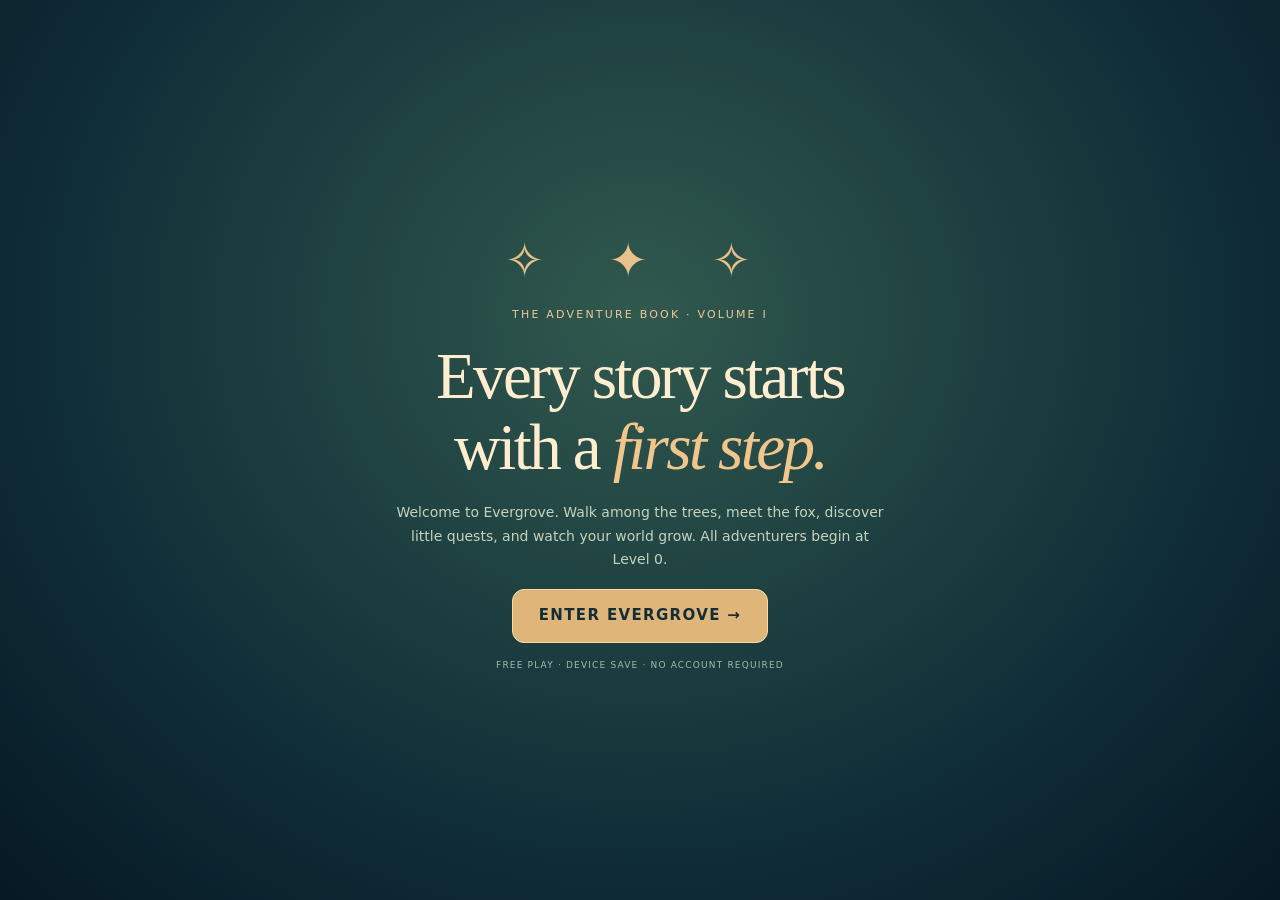
<file: public/play/index.html>
<!doctype html>
<html lang="en"><head>
<meta charset="utf-8">
<meta name="viewport" content="width=device-width,initial-scale=1,viewport-fit=cover,user-scalable=no">
<meta name="theme-color" content="#071b24">
<meta name="robots" content="noindex,nofollow,noarchive">
<meta name="description" content="Evergrove, a living storybook adventure. An animated, interactive world that grows as you play.">
<title>EVERGROVE · An Adventure Begins</title>
<link rel="icon" type="image/svg+xml" href="../assets/icons/icon.svg">
<link rel="stylesheet" href="../assets/style.css">
<link rel="stylesheet" href="game.css">
<script src="game.js" defer></script>
</head><body>
<div id="game" class="game-shell">
  <div class="game-grain" aria-hidden="true"></div>
  <div id="ambient" class="game-ambient" aria-hidden="true"></div>
  <header class="game-hud">
    <div class="hud-brand"><span class="hud-sigil">✧</span><div><strong>EVERGROVE</strong><small>THE ADVENTURE BOOK</small></div></div>
    <div class="hud-progress" aria-label="Character experience">
      <span class="level-emblem" id="levelEmblem">0</span>
      <div class="xp-track"><div class="xp-top"><span>LEVEL <b id="levelLabel">0</b></span><span id="xpLabel">0 / 60 XP</span></div><div class="xp-meter"><i id="xpFill"></i></div></div>
    </div>
    <div class="hud-right"><span class="token-pill"><b aria-hidden="true">✦</b><span id="tokens">0</span></span><button class="hud-icon" type="button" id="soundButton" aria-label="Enable sound">♫</button><button class="hud-icon" type="button" id="settingsButton" aria-label="Game settings">⚙</button></div>
  </header>
  <main id="worldStage" class="game-world" tabindex="0" aria-label="Evergrove game world. Tap to walk; tap the cottage, pond, fox, garden, or lantern to interact. Arrow keys or WASD also move.">
    <div class="sky-glow"></div><div class="stars-night"></div><div class="cloud cloud-one"></div><div class="cloud cloud-two"></div>
    <div class="scene-hills hills-back"></div><div class="scene-hills hills-mid"></div>
    <div class="game-mountains" aria-hidden="true"></div>
    <svg id="worldArt" viewBox="0 0 840 630" role="group" aria-labelledby="worldTitle" xmlns="http://www.w3.org/2000/svg">
              <title id="worldTitle">Animated miniature family world with a cottage, trees, garden, lantern, and adventurer</title>
              <defs>
                <linearGradient id="earthSide" x1="0" x2=".8" y1="0" y2="1"><stop stop-color="#436c57"/><stop offset=".54" stop-color="#224f46"/><stop offset="1" stop-color="#122e30"/></linearGradient>
                <radialGradient id="grassTop" cx=".44" cy=".2" r=".8"><stop stop-color="#a6be75"/><stop offset=".48" stop-color="#699b64"/><stop offset="1" stop-color="#366e5b"/></radialGradient>
                <radialGradient id="grassGlow"><stop stop-color="#cbd08a" stop-opacity=".6"/><stop offset="1" stop-color="#9abc6a" stop-opacity="0"/></radialGradient>
                <linearGradient id="wallFront" x1="0" y1="0" x2="1" y2="1"><stop stop-color="#e8c991"/><stop offset=".7" stop-color="#b99368"/><stop offset="1" stop-color="#91734f"/></linearGradient>
                <linearGradient id="wallSide" x1="0" y1="0" x2="1" y2="1"><stop stop-color="#b59768"/><stop offset="1" stop-color="#735d4b"/></linearGradient>
                <linearGradient id="roofFront" x1="0" y1="0" x2="1" y2="1"><stop stop-color="#b36b5d"/><stop offset=".5" stop-color="#894f50"/><stop offset="1" stop-color="#623f47"/></linearGradient>
                <linearGradient id="roofSide" x1="0" y1="0" x2="1" y2="1"><stop stop-color="#d08a69"/><stop offset="1" stop-color="#8a4e50"/></linearGradient>
                <radialGradient id="treeCanopy" cx=".28" cy=".23" r=".92"><stop stop-color="#95ae79"/><stop offset=".56" stop-color="#447f69"/><stop offset="1" stop-color="#225e57"/></radialGradient>
                <radialGradient id="treeCanopyDark"><stop stop-color="#6a9872"/><stop offset="1" stop-color="#214b48"/></radialGradient>
                <radialGradient id="pond" cx=".3" cy=".15"><stop stop-color="#b6e4cb"/><stop offset=".55" stop-color="#76bfb2"/><stop offset="1" stop-color="#367c87"/></radialGradient>
                <radialGradient id="lanternGlow"><stop stop-color="#ffe6a1" stop-opacity=".77"/><stop offset=".45" stop-color="#eab46b" stop-opacity=".21"/><stop offset="1" stop-color="#eab46b" stop-opacity="0"/></radialGradient>
                <linearGradient id="cape" x1="0" x2="1"><stop stop-color="#c47755"/><stop offset="1" stop-color="#8d4b43"/></linearGradient>
                <filter id="worldSoftGlow" x="-100%" y="-100%" width="300%" height="300%"><feGaussianBlur stdDeviation="8"/></filter>
                <filter id="shadowBlur"><feGaussianBlur stdDeviation="10"/></filter>
              </defs>
              <g class="scene-floating">
                <ellipse cx="423" cy="542" rx="258" ry="29" fill="#051c1f" opacity=".38" filter="url(#shadowBlur)"/>
                <path d="M94 375 C121 285 289 227 419 231 C574 230 716 290 744 376 L727 420 C676 494 546 551 420 551 C294 551 168 496 111 420Z" fill="url(#earthSide)" stroke="#204239" stroke-width="5"/>
                <path d="M105 408 C173 480 298 514 420 527 C544 513 671 478 734 410" fill="none" stroke="#33574c" stroke-width="9" opacity=".8"/>
                <path d="M122 431 C238 500 357 519 420 519 C493 519 611 494 724 431" fill="none" stroke="#a4a66f" stroke-width="2" stroke-dasharray="3 17" opacity=".45"/>
                <ellipse cx="420" cy="367" rx="325" ry="150" fill="url(#grassTop)" stroke="#a1b878" stroke-width="9"/>
                <ellipse cx="401" cy="342" rx="255" ry="95" fill="url(#grassGlow)"/>
                <ellipse cx="420" cy="377" rx="312" ry="140" fill="transparent" class="walkable-area scene-clickable" data-spot="trail" tabindex="0" role="button" aria-label="Move adventurer around the island"/>
                <path d="M440 338 C408 358 400 397 437 421 C463 437 467 462 442 484" fill="none" stroke="#b18e66" stroke-width="48" stroke-linecap="round" opacity=".45"/>
                <path d="M440 338 C408 358 400 397 437 421 C463 437 467 462 442 484" fill="none" stroke="#efd6a5" stroke-width="32" stroke-linecap="round" opacity=".88"/>
                <path d="M440 338 C408 358 400 397 437 421 C463 437 467 462 442 484" fill="none" stroke="#c3ab7d" stroke-width="2.5" stroke-dasharray="4 18" stroke-linecap="round" opacity=".8"/>
                <!-- pond -->
                <g class="world-pond scene-clickable" data-spot="pond" role="button" tabindex="0" aria-label="Visit the pond">
                  <ellipse cx="616" cy="391" rx="77" ry="41" fill="#426d5d" opacity=".7"/>
                  <ellipse cx="614" cy="387" rx="66" ry="31" fill="url(#pond)" stroke="#bad4a2" stroke-width="7"/>
                  <ellipse cx="600" cy="380" rx="26" ry="9" fill="none" stroke="#dcf4d7" stroke-width="3" opacity=".44" class="pond-ripple"/>
                  <path d="M631 391q8-11 16 0q-10 5-16 0 M574 382q8-12 15-3q-9 7-15 3" fill="#72935f"/>
                </g>
                <!-- back forest -->
                <g class="trees-back" opacity=".94">
                  <g transform="translate(211 302) scale(.95)"><path d="M-3 45v-54" stroke="#6b5c4c" stroke-width="16" stroke-linecap="round"/><circle cx="0" cy="-29" r="48" fill="url(#treeCanopyDark)"/><circle cx="-19" cy="-34" r="29" fill="url(#treeCanopy)"/><circle cx="18" cy="-46" r="32" fill="url(#treeCanopy)"/></g>
                  <g transform="translate(269 276) scale(.73)"><path d="M-3 57v-67" stroke="#765944" stroke-width="16"/><circle cx="0" cy="-38" r="54" fill="url(#treeCanopy)"/><circle cx="-26" cy="-26" r="29" fill="url(#treeCanopyDark)"/></g>
                  <g transform="translate(588 260) scale(.78)"><path d="M-2 53v-59" stroke="#755b46" stroke-width="17"/><circle cx="0" cy="-34" r="51" fill="url(#treeCanopyDark)"/><circle cx="25" cy="-42" r="30" fill="url(#treeCanopy)"/></g>
                  <g transform="translate(648 312) scale(1.04)"><path d="M0 51v-60" stroke="#62513f" stroke-width="16"/><circle cx="0" cy="-36" r="46" fill="url(#treeCanopy)"/><circle cx="23" cy="-25" r="30" fill="url(#treeCanopyDark)"/><circle cx="-22" cy="-34" r="30" fill="url(#treeCanopy)"/></g>
                </g>
                <!-- wooden dock / garden -->
                <path d="M245 363 L313 340 L348 359 L279 384Z" fill="#927c58"/><path d="M245 363v9l34 13v-1l69-25v-9l-69 25Z" fill="#664e42"/>
                <g class="garden">
                  <path d="M254 387q-12-30 0-46M267 391q4-27 16-41M283 396q2-34 20-49" stroke="#507d48" fill="none" stroke-width="4"/>
                  <circle cx="253" cy="343" r="8" fill="#f1b5a3"/><circle cx="285" cy="348" r="7" fill="#df9cba"/><circle cx="304" cy="347" r="7" fill="#f8cb84"/>
                  <circle cx="256" cy="343" r="3" fill="#fff1bf"/><circle cx="285" cy="349" r="3" fill="#fff1bf"/><circle cx="304" cy="348" r="3" fill="#fff1bf"/>
                </g>
                <!-- cottage shadow -->
                <ellipse cx="427" cy="346" rx="123" ry="60" fill="#193d3b" opacity=".37"/>
                <g class="cottage scene-clickable" data-spot="cottage" tabindex="0" role="button" aria-label="Enter the family cottage">
                  <path d="M333 258 L424 207 L514 260 L514 354 L424 404 L333 354Z" fill="url(#wallFront)" stroke="#836f53" stroke-width="3"/>
                  <path d="M424 207 L514 260 L514 354 L424 404Z" fill="url(#wallSide)" opacity=".72"/>
                  <path d="M333 270L424 222L514 271" fill="none" stroke="#f5dca2" stroke-width="8" opacity=".7"/>
                  <path d="M329 265L424 206L518 265L510 279L423 230L338 280Z" fill="url(#roofFront)" stroke="#654a47" stroke-width="4"/>
                  <path d="M424 206L518 265L510 279L423 230Z" fill="url(#roofSide)"/>
                  <path d="M316 263L419 181L430 183L528 264L514 269L425 209L331 272Z" fill="#7d4d4d" stroke="#613c45" stroke-width="3"/>
                  <path d="M364 226l5-58 31-15 25 11-5 44" fill="#8f6453" stroke="#624943" stroke-width="4"/>
                  <path d="M370 179l28-13 20 8" fill="none" stroke="#c99473" stroke-width="5"/>
                  <path d="M376 183v25" stroke="#d7ac85" stroke-width="3" opacity=".7"/>
                  <path d="M348 280v67M358 276v77M488 279v69M501 280v68" stroke="#8b7052" stroke-width="2" opacity=".4"/>
                  <!-- window -->
                  <path d="M352 297l38-20v47l-38 22Z" fill="#664d44" stroke="#f5deaa" stroke-width="5"/><path d="M358 301l26-13v32l-26 14Z" fill="#ffd795"/><path d="M371 295v32M357 319l27-13" stroke="#8c6143" stroke-width="4"/>
                  <path d="M463 294l36 19v38l-36-20Z" fill="#6b5246" stroke="#e9c38c" stroke-width="5"/><path d="M470 307l21 12v22l-21-12Z" fill="#ffdc9b"/><path d="M482 315v20" stroke="#8c6143" stroke-width="3"/>
                  <!-- door -->
                  <path d="M408 328q0-18 17-20q17 2 17 19v64l-34 19Z" fill="#503f3b" stroke="#e3b77c" stroke-width="5"/>
                  <path d="M414 331q0-12 11-14q11 2 11 14v57l-22 12Z" fill="#775648"/>
                  <circle cx="431" cy="358" r="3" fill="#e7c273"/>
                  <!-- roof shingles -->
                  <path d="M348 251l81-55M375 260l67-56M402 266l55-52M431 228l69 44" stroke="#e1a27e" stroke-width="2" opacity=".3"/>
                  <!-- porch greenery -->
                  <g><circle cx="351" cy="359" r="16" fill="#39715b"/><circle cx="338" cy="369" r="14" fill="#5f8b57"/><circle cx="482" cy="385" r="18" fill="#477555"/><circle cx="499" cy="374" r="13" fill="#70935d"/></g>
                  <path d="M410 397L435 386L474 410L449 424Z" fill="#d6b38b"/>
                </g>
                <!-- front trees -->
                <g class="tree-sway"><path d="M169 398v-70" stroke="#675443" stroke-width="15" stroke-linecap="round"/><circle cx="170" cy="321" r="43" fill="url(#treeCanopyDark)"/><circle cx="143" cy="329" r="27" fill="url(#treeCanopy)"/><circle cx="187" cy="309" r="36" fill="url(#treeCanopy)"/><circle cx="154" cy="296" r="24" fill="#6d9a6c" opacity=".8"/></g>
                <g class="tree-sway tree-sway-alt"><path d="M698 403v-79" stroke="#705641" stroke-width="14" stroke-linecap="round"/><circle cx="698" cy="302" r="49" fill="url(#treeCanopyDark)"/><circle cx="675" cy="314" r="32" fill="url(#treeCanopy)"/><circle cx="716" cy="289" r="37" fill="url(#treeCanopy)"/></g>
                <!-- grasses and flowers -->
                <g fill="none" stroke="#d3dc92" stroke-width="3" stroke-linecap="round" opacity=".85">
                  <path d="M181 399l-9-12m9 12l7-14M231 438l-7-12m7 12l11-14M548 462l-8-12m8 12l8-13M671 421l-9-11m9 11l9-11"/>
                </g>
                <g class="flower-dance"><circle cx="232" cy="399" r="6" fill="#efc9a4"/><circle cx="225" cy="410" r="4" fill="#f2a6b0"/><circle cx="551" cy="422" r="6" fill="#f6ce86"/><circle cx="568" cy="431" r="5" fill="#e8a6a7"/><circle cx="298" cy="451" r="6" fill="#f0c891"/></g>
                <!-- lantern post -->
                <g class="scene-clickable lantern" data-spot="lantern" tabindex="0" role="button" aria-label="Light the lantern">
                  <ellipse cx="524" cy="349" rx="54" ry="54" fill="url(#lanternGlow)" class="lamp-aura"/>
                  <path d="M526 385v-71l17-17" stroke="#624f40" stroke-width="8" fill="none" stroke-linecap="round"/>
                  <path d="M539 294l13-2M543 295v15" stroke="#624f40" stroke-width="4"/>
                  <path d="M535 310h18l-3 26h-12Z" fill="#e3af61" stroke="#6f5140" stroke-width="3"/>
                  <path d="M539 314h10l-2 16h-6Z" fill="#ffe8ab" class="lantern-flame"/>
                </g>
                <!-- explorer -->
                <g id="characterMover" class="character-mover">
                <g class="adventurer scene-clickable" id="worldCharacter" data-spot="character" tabindex="0" role="button" aria-label="Greet your adventurer" transform="translate(462 438)">
                  <ellipse cx="0" cy="7" rx="32" ry="10" fill="#27473e" opacity=".35"/>
                  <g class="character-idle">
                    <path d="M-14-23l-8 27" stroke="#493d3d" stroke-width="9" stroke-linecap="round" class="character-feet left-foot"/><path d="M10-23l11 27" stroke="#493d3d" stroke-width="9" stroke-linecap="round" class="character-feet right-foot"/>
                    <path d="M-23-65q23-11 44 0l6 45q-26 13-53 0Z" fill="#5b877c" stroke="#315c56" stroke-width="4" class="character-coat"/>
                    <path d="M-21-56l-12 27M21-56l14 26" stroke="#e0ad87" stroke-width="9" stroke-linecap="round"/>
                    <path d="M-27-50Q-41-38-35-25" stroke="url(#cape)" stroke-width="14" fill="none" stroke-linecap="round" class="character-arm"/>
                    <path d="M-19-56l8 31 15-5 10-24" fill="#e9c885" opacity=".93"/>
                    <path d="M-15-80Q-18-104 0-107Q22-108 21-78v12q-2 20-22 20q-20-1-21-20Z" fill="#e9b991" stroke="#a77b60" stroke-width="3"/>
                    <path d="M-20-81q-2-27 19-30q22-1 25 26l-8-7q-10 0-18-8q-4 12-18 19" fill="#514742" class="character-hair"/>
                    <path d="M-16-101q-2-22 18-24q22-1 26 17l-8 6q-18-13-36 1Z" fill="#8f5e51"/>
                    <path d="M-25-107q23-20 53-1l-2 8q-26-12-52 1Z" fill="#e6be7b"/>
                    <g class="character-eyes"><ellipse cx="-8" cy="-75" rx="2.5" ry="3.5" fill="#3d3935"/><ellipse cx="10" cy="-75" rx="2.5" ry="3.5" fill="#3d3935"/></g>
                    <path d="M-4-65q5 4 11-1" stroke="#93694c" stroke-width="2" stroke-linecap="round" fill="none"/>
                    <path d="M-13-47q18 8 30 0" stroke="#c88b63" stroke-width="7" stroke-linecap="round" fill="none"/>
                    <path d="M10-53q11 12 7 27" stroke="#e7bb76" stroke-width="8" stroke-linecap="round" fill="none"/>
                    <path d="M-15-17l-2 11M14-15l2 8" stroke="#c99566" stroke-width="3"/>
                  </g>
                </g>
                </g>
                <!-- playful fox -->
                <g class="fox-idle scene-clickable" data-spot="fox" tabindex="0" role="button" aria-label="Talk to the fox" transform="translate(333 446)">
                  <ellipse cy="2" rx="24" ry="7" fill="#274539" opacity=".28"/>
                  <path d="M-9-13q-29-18-28 1q9 15 29 9" fill="#bd794f" stroke="#945a44" stroke-width="2" class="fox-tail"/>
                  <path d="M-16-8q13-16 26-5q12 10 7 17h-29Z" fill="#d38c59"/>
                  <path d="M-11-16l-2-18 14 10 11-12 1 21" fill="#ca7e50" stroke="#945c47" stroke-width="2"/>
                  <path d="M-12-12q9-12 24 0l-5 14h-15Z" fill="#f1d7ac"/>
                  <circle cx="-6" cy="-17" r="2" fill="#423c3b"/><circle cx="5" cy="-17" r="2" fill="#423c3b"/>
                </g>
                <!-- a garden appears when the family reaches level 4 -->
                <g class="unlock-garden scene-clickable" data-spot="garden" role="button" tabindex="0" aria-label="Visit the story garden">
                  <ellipse cx="283" cy="383" rx="41" ry="22" fill="#406b51" opacity=".65"/>
                  <path d="M251 386v-26m18 35v-28m18 31v-29m18 22v-29M244 363q35 11 68-4" stroke="#a28b66" stroke-width="6" stroke-linecap="round" fill="none"/>
                  <path d="M258 380v-22m22 23v-30m22 26v-20" stroke="#477a51" stroke-width="4" stroke-linecap="round"/>
                  <circle cx="258" cy="356" r="7" fill="#e5ac9d"/><circle cx="279" cy="348" r="7" fill="#f6d496"/><circle cx="302" cy="354" r="7" fill="#d9a5be"/>
                  <circle cx="258" cy="356" r="2" fill="#fbedc3"/><circle cx="279" cy="348" r="2" fill="#fbedc3"/><circle cx="302" cy="354" r="2" fill="#fbedc3"/>
                </g>
                <!-- flying particles -->
                <g class="world-fireflies" fill="#ffedaf">
                  <circle cx="248" cy="230" r="3" class="firefly f1"/><circle cx="580" cy="233" r="3" class="firefly f2"/><circle cx="619" cy="327" r="2.8" class="firefly f3"/><circle cx="322" cy="333" r="2" class="firefly f4"/><circle cx="517" cy="200" r="2.6" class="firefly f5"/><circle cx="374" cy="462" r="2" class="firefly f6"/>
                </g>
              </g>
            </svg>
    <div class="scene-vignette" aria-hidden="true"></div>
    <div id="floatingMessage" class="floating-message" role="status" aria-live="polite"></div>
    <div class="world-titleplate" aria-hidden="true"><span>✧</span><strong>EVERGROVE</strong><small>WHERE EVERY MOMENT BECOMES A STORY</small></div>
    <div class="world-hotspots" aria-label="Location shortcuts">
      <button class="spot-pill" type="button" data-go="fox" aria-label="Visit the fox">Fox</button>
      <button class="spot-pill" type="button" data-go="pond" aria-label="Visit wishing pond">Pond</button>
      <button class="spot-pill" type="button" data-go="cottage" aria-label="Visit cottage">Cottage</button>
      <button class="spot-pill" type="button" data-go="lantern" aria-label="Visit lantern">Lantern</button>
    </div>
  </main>
  <div class="game-quest-tease" id="questTease"><span class="tease-star" aria-hidden="true">✧</span><div><small>YOUR NEXT CHAPTER</small><strong id="teaseName">The First Footsteps</strong></div><button id="teaseButton" type="button">BEGIN <span aria-hidden="true">→</span></button></div>
  <footer class="game-bottom" aria-label="Game controls">
    <div class="dpad" role="group" aria-label="Movement controls">
       <button type="button" data-move="up" aria-label="Walk up">↑</button>
       <button type="button" data-move="left" aria-label="Walk left">←</button>
       <button type="button" data-move="down" aria-label="Walk down">↓</button>
       <button type="button" data-move="right" aria-label="Walk right">→</button>
    </div>
    <div class="game-actions">
      <button type="button" class="dock-button" id="questsButton"><span class="dock-glyph">✦</span><span>QUESTS</span></button>
      <button type="button" class="dock-button" id="chronicleButton"><span class="dock-glyph">▤</span><span>CHRONICLE</span></button>
      <button type="button" class="dock-button" id="mapButton"><span class="dock-glyph">⌘</span><span>MAP</span></button>
    </div>
    <span class="game-hint">TAP TO WALK · DISCOVER THE WORLD</span>
  </footer>
  <div id="dialogLayer" class="dialog-layer" hidden>
    <div class="dialog-scrim" data-close-dialog></div>
    <section id="dialogCard" class="dialog-card" role="dialog" aria-modal="true" aria-labelledby="dialogTitle">
      <button id="dialogClose" class="dialog-close" type="button" aria-label="Close">×</button>
      <div id="dialogBody"></div>
    </section>
  </div>
  <div id="celebration" class="celebration" aria-live="polite" aria-atomic="true" hidden><div class="celebration-ring">✧</div><strong id="celebrateTitle">CHAPTER COMPLETE</strong><small id="celebrateDesc"></small></div>
  <div class="first-run" id="firstRun" hidden><div class="opening-stars" aria-hidden="true">✧ ✦ ✧</div><span class="opening-eyebrow">THE ADVENTURE BOOK · VOLUME I</span><h1>Every story starts<br>with a <em>first step.</em></h1><p>Welcome to Evergrove. Walk among the trees, meet the fox, discover little quests, and watch your world grow. All adventurers begin at Level 0.</p><button type="button" id="beginButton">ENTER EVERGROVE <span aria-hidden="true">→</span></button><small>FREE PLAY · DEVICE SAVE · NO ACCOUNT REQUIRED</small></div>
</div>
</body></html>
</file>
<file: public/assets/style.css>
/* THE ADVENTURE BOOK - Storybook visual system, version 0.1 */
:root {
  --ink: #eceddc; --muted: #9fb5a9; --muted-light: #c8cbb1;
  --deep: #091d22; --dark: #10292d; --card: #193637; --card-high: #20403d;
  --line: rgba(221,226,190,.14); --gold: #f2c883; --gold-dark: #c58e53;
  --mint: #bbd8b6; --mint-deep: #79a78f; --coral: #dc9b84;
  --paper: #f5e8c7; --paper-ink: #4f5044; --paper-soft: #ead9b1;
  --serif: 'Iowan Old Style','Baskerville','Palatino Linotype',Georgia,serif;
  --sans: -apple-system, BlinkMacSystemFont,'Segoe UI',sans-serif;
  --ease: cubic-bezier(.22,1,.36,1);
}
*{box-sizing:border-box}
html{scroll-behavior:smooth}
body{margin:0;min-width:320px;background:var(--deep);color:var(--ink);font-family:var(--sans);font-size:15px;line-height:1.6;overflow-x:hidden;}
body::before{content:"";position:fixed;inset:0;pointer-events:none;z-index:-1;background:radial-gradient(ellipse at 56% 6%,rgba(64,109,88,.2),transparent 46%),radial-gradient(ellipse at 4% 72%,rgba(40,85,81,.22),transparent 38%),linear-gradient(140deg,#091e23,#10292c 46%,#0c2428)}
.site-noise{position:fixed;inset:0;pointer-events:none;z-index:20;opacity:.12;background-image:url("data:image/svg+xml,%3Csvg viewBox='0 0 180 180' xmlns='http://www.w3.org/2000/svg'%3E%3Cfilter id='n'%3E%3CfeTurbulence type='fractalNoise' baseFrequency='.52' numOctaves='3' stitchTiles='stitch'/%3E%3C/filter%3E%3Crect width='100%25' height='100%25' filter='url(%23n)' opacity='.33'/%3E%3C/svg%3E")}
button,input,textarea,select{font:inherit}button{cursor:pointer}button:disabled{cursor:not-allowed;opacity:.42}a,button{-webkit-tap-highlight-color:transparent}
:focus-visible{outline:2px solid var(--gold);outline-offset:4px}
[hidden]{display:none!important}
svg{display:block}
.topbar{min-height:88px;max-width:1590px;margin:0 auto;padding:16px clamp(18px,3.2vw,52px);display:flex;align-items:center;justify-content:space-between;gap:24px;position:relative;z-index:25;border-bottom:1px solid var(--line)}
.brand{background:none;border:0;display:flex;align-items:center;gap:12px;color:var(--ink);text-align:left;padding:0;flex-shrink:0}
.brand-seal{width:49px;height:49px;border:1px solid rgba(237,210,158,.45);border-radius:15px;display:grid;place-items:center;transform:rotate(-6deg);box-shadow:0 3px 20px rgba(0,0,0,.13),inset 0 0 12px rgba(238,197,129,.1)}
.brand-seal svg{width:29px;height:29px;fill:none;stroke:var(--gold);stroke-width:1.6;stroke-linejoin:round}
.brand-type{display:flex;flex-direction:column;gap:0;white-space:nowrap}
.brand-type strong{font:700 clamp(17px,1.6vw,21px)/1.3 var(--serif);letter-spacing:.002em}
.brand-type small{font:600 8px/1.3 var(--sans);letter-spacing:.2em;color:var(--gold);opacity:.82;margin-top:2px}
.desktop-nav{display:flex;align-items:center;gap:6px;background:rgba(219,241,206,.032);border:1px solid rgba(238,242,217,.065);border-radius:50px;padding:5px}
.nav-link{background:transparent;border:0;padding:10px 15px;border-radius:40px;color:var(--muted);display:flex;gap:9px;align-items:center;font:600 12px/1 var(--sans);transition:background .28s,color .28s,transform .28s}
.nav-link svg{width:16px;height:16px}.nav-link:hover{color:var(--ink);transform:translateY(-2px)}
.nav-link.is-selected{background:rgba(235,227,190,.1);color:var(--gold);box-shadow:inset 0 0 0 1px rgba(231,213,168,.06)}
.top-actions{display:flex;align-items:center;gap:9px;flex-shrink:0}.top-currency{display:flex;align-items:center;gap:6px;margin-right:9px;white-space:nowrap}.top-currency strong{font:700 16px var(--serif)}.token-label{font:700 9px var(--sans);letter-spacing:.1em;color:var(--muted)}.token-icon{font-size:23px;color:var(--gold);animation:slow-spin 14s linear infinite}
.icon-button{border:1px solid rgba(255,255,255,.10);background:rgba(236,242,214,.045);color:var(--muted-light);border-radius:50%;width:37px;height:37px;display:grid;place-items:center;transition:background .22s,transform .22s,border-color .22s}
.icon-button:hover{background:rgba(236,242,214,.11);border-color:rgba(255,255,255,.25);transform:translateY(-2px)}.icon-button svg{width:17px;height:17px}
.header-profile{border:2px solid var(--gold);background:none;border-radius:50%;width:39px;height:39px;padding:2px;display:grid;place-items:center;margin-left:4px}
.mini-avatar{display:grid;place-items:center;width:30px;height:30px;border-radius:50%;font-size:12px;font-weight:700;color:#fff}.avatar-moss{background:#789681}.avatar-coral{background:#bb7d79}.avatar-lavender{background:#967ea8}.avatar-blue{background:#6c9aab}.avatar-gold{background:#c49b5d}
.app-shell{max-width:1530px;margin:auto;padding:0 clamp(20px,4vw,62px) 92px;position:relative;z-index:2;min-height:calc(100dvh - 165px)}
.view{animation:view-in .55s var(--ease) both}.view:not(.is-active){display:none}
@keyframes view-in{from{opacity:0;transform:translateY(13px)}to{opacity:1;transform:translateY(0)}}
.eyebrow{display:flex;align-items:center;gap:8px;letter-spacing:.19em;color:var(--gold);font-size:10px;font-weight:700;line-height:1.5}.eyebrow-star{font-size:20px;line-height:0}.home-layout{display:grid;grid-template-columns:minmax(0,.87fr) minmax(0,1.13fr);gap:clamp(26px,4vw,66px);align-items:center;padding-top:35px}
.hero-copy{padding:18px 0 11px;min-width:0}.hero-copy h1{font:normal clamp(59px,5.5vw,95px)/.99 var(--serif);letter-spacing:-.045em;margin:25px 0 22px;max-width:630px;text-wrap:balance}
.hero-copy h1 em,.section-title em{font-weight:400;color:var(--gold);font-style:italic}
.hero-lede{color:#c1d3c3;max-width:460px;font-size:clamp(15px,1.3vw,17px);line-height:1.85;margin:0 0 27px}
.hero-actions{display:flex;gap:12px;flex-wrap:wrap}.button{display:inline-flex;align-items:center;justify-content:center;gap:11px;min-height:49px;border-radius:100px;padding:13px 22px;border:1px solid transparent;font:700 12px/1.3 var(--sans);letter-spacing:.015em;white-space:nowrap;transition:transform .25s var(--ease),box-shadow .25s,background .25s,border-color .25s}
.button:hover:not(:disabled){transform:translateY(-3px)}.button svg{width:16px;height:16px;transition:transform .2s}.button:hover svg{transform:translate(2px,-1px)}
.button-primary{color:#26352e;background:linear-gradient(135deg,#f8deb0,#edbc77 87%);box-shadow:0 8px 25px rgba(232,178,111,.15)}.button-primary:hover{box-shadow:0 12px 35px rgba(232,178,111,.26)}
.button-soft{background:rgba(233,237,206,.045);border-color:rgba(239,234,194,.22);color:#e6e7d3}.button-soft:hover{background:rgba(242,245,214,.11)}
.hero-divider{height:1px;background:linear-gradient(90deg,var(--line),transparent);margin:31px 0 25px}
.progress-summary{display:flex;align-items:center;gap:17px}.progress-orbit{width:61px;height:61px;position:relative;display:grid;place-items:center;flex-shrink:0}.progress-orbit svg{position:absolute;width:100%;height:100%;transform:rotate(-90deg)}.orbit-track{stroke:rgba(230,219,174,.17);stroke-width:5;fill:none}.orbit-progress{stroke:#ecca88;stroke-width:5;stroke-linecap:round;fill:none;transition:stroke-dasharray .6s}.progress-orbit>span{font:700 26px var(--serif);color:var(--gold)}.progress-copy{width:240px}.progress-caption{font-size:10px;color:var(--muted-light);letter-spacing:.09em;font-weight:600}.progress-caption strong{color:var(--gold)}.progress-track{height:5px;background:rgba(245,245,210,.14);border-radius:10px;overflow:hidden;margin:8px 0}.progress-track>span{height:100%;display:block;background:linear-gradient(90deg,#81bda0,#f2c883);border-radius:10px;transition:width .6s}.progress-copy small{color:var(--muted);font-size:10px}
.hero-stats{display:flex;align-items:center;gap:24px;margin-top:25px}.hero-stats>div{display:flex;flex-direction:column;gap:0}.hero-stats strong{font:normal 29px/1.1 var(--serif);color:var(--ink)}.hero-stats small{font-size:9px;letter-spacing:.10em;color:var(--muted);white-space:nowrap;margin-top:3px}.hero-stats>i{height:23px;width:1px;background:var(--line)}
.home-world{align-self:stretch;min-width:0;display:flex;flex-direction:column}.world-heading,.world-footer{display:flex;justify-content:space-between;align-items:center;gap:8px;color:var(--muted);font:700 10px var(--sans);letter-spacing:.14em}.world-heading{padding:5px 5px 12px}.world-heading>div{display:flex;align-items:center;gap:10px}.world-heading>span{color:#d8d8bd}.online-pulse{background:#a6d8b2;box-shadow:0 0 0 5px rgba(166,216,178,.1),0 0 12px rgba(166,216,178,.4);width:7px;height:7px;border-radius:50%;animation:pulse-online 3s infinite}@keyframes pulse-online{50%{box-shadow:0 0 0 9px rgba(166,216,178,.03),0 0 12px rgba(166,216,178,.6)}}
.world-stage{position:relative;isolation:isolate;height:clamp(380px,38vw,542px);overflow:hidden;border-radius:26px;background:radial-gradient(ellipse 66% 58% at 48% 45%,#578b7e 0%,#356c6c 48%,transparent 100%),linear-gradient(180deg,#28565f 0%,#1c5357 53%,#1d4447 100%);border:1px solid rgba(203,235,185,.24);box-shadow:0 20px 80px rgba(0,0,0,.18),inset 0 0 90px rgba(15,55,57,.35)}
.world-stage::before{content:"";position:absolute;inset:0;background:radial-gradient(ellipse at 50% 23%,rgba(246,205,136,.36),transparent 28%),radial-gradient(ellipse at 50% 100%,rgba(11,39,43,.5),transparent 58%);z-index:0;transition:opacity .4s}
.world-stage::after{content:"";position:absolute;inset:0;pointer-events:none;z-index:3;background:radial-gradient(ellipse 90% 82% at 49% 47%,transparent 52%,rgba(9,30,36,.43) 100%)}
.sky-glow{position:absolute;width:130px;height:130px;border-radius:50%;top:12%;left:47%;transform:translateX(-50%);background:radial-gradient(circle,#f9deb0 0,#f2c88f 22%,rgba(243,204,143,.1) 60%,transparent 73%);filter:blur(5px);opacity:.48;animation:glow-breathe 7s ease-in-out infinite alternate}.stars-night{position:absolute;inset:0;background-image:radial-gradient(1px 1px at 15% 17%,#f8d99c 100%,transparent),radial-gradient(2px 2px at 68% 11%,#e8dfb2 100%,transparent),radial-gradient(1.5px 1.5px at 80% 28%,#f8d99c 100%,transparent),radial-gradient(1px 1px at 33% 6%,#f8d99c 100%,transparent),radial-gradient(1.5px 1.5px at 51% 27%,#f8d99c 100%,transparent);opacity:.55;animation:stars-twinkle 5s ease-in-out infinite alternate}
.cloud{position:absolute;width:180px;height:36px;background:rgba(224,236,203,.12);filter:blur(18px);border-radius:50%;z-index:1}.cloud-one{top:16%;left:4%;animation:cloud-drift 28s linear infinite alternate}.cloud-two{top:29%;right:1%;width:130px;animation:cloud-drift 38s linear infinite alternate-reverse}
.scene-hills{position:absolute;bottom:22%;left:-10%;width:125%;height:47%;border-radius:45% 55% 0 0;background:linear-gradient(180deg,rgba(127,165,129,.28),rgba(20,68,67,.18));filter:blur(8px)}.hills-mid{bottom:10%;left:18%;width:105%;height:29%;border-radius:70% 20% 0 0;background:linear-gradient(180deg,rgba(42,90,74,.38),rgba(12,48,46,.05))}
.world-stage #worldArt{position:absolute;inset:0;width:100%;height:100%;overflow:visible;z-index:2;filter:drop-shadow(0 10px 22px rgba(10,32,35,.28));transition:transform .35s var(--ease);transform:translate3d(calc(var(--panX,0px)),calc(var(--panY,0px)),0) scale(1.04);transform-origin:50% 56%}
.scene-floating{animation:island-float 6.5s ease-in-out infinite;transform-origin:50% 60%}.tree-sway{animation:tree-sway 5s ease-in-out infinite;transform-origin:170px 390px}.tree-sway-alt{animation-delay:-2.4s;transform-origin:690px 390px}.flower-dance{animation:flower-dance 3.5s ease-in-out infinite}.character-idle{animation:character-bob 1.6s ease-in-out infinite;transform-origin:center bottom}.character-eyes{animation:eye-blink 6.7s infinite;transform-origin:0 -75px}.character-arm{animation:arm-wave 4.5s ease-in-out infinite;transform-origin:-25px -46px}.character-feet{animation:foot-tap 3s ease-in-out infinite;transform-origin:0 0}.fox-idle{animation:fox-bob 2s ease-in-out infinite}.fox-tail{animation:tail-wag .9s ease-in-out infinite alternate;transform-origin:-13px -7px}.pond-ripple{animation:pond-ripple 3s ease-in-out infinite;transform-origin:600px 380px}.lamp-aura{animation:glow-breathe 2.5s ease-in-out infinite alternate}.lantern-flame{animation:glow-breathe 1s ease-in-out infinite alternate}.firefly{transform-box:fill-box;transform-origin:center;animation:firefly-glow 4s ease-in-out infinite}.f2{animation-delay:-.8s}.f3{animation-delay:-2s}.f4{animation-delay:-3.1s}.f5{animation-delay:-1.5s}.f6{animation-delay:-.5s}.scene-clickable{cursor:pointer;outline:none;transition:filter .2s}.scene-clickable:hover,.scene-clickable:focus-visible{filter:drop-shadow(0 0 12px #fce6a0)}.scene-clickable:focus-visible{outline:none;filter:drop-shadow(0 0 13px #ffe4a0)}
@keyframes island-float{0%,100%{transform:translateY(3px)}50%{transform:translateY(-7px)}}@keyframes tree-sway{0%,100%{transform:rotate(0)}50%{transform:rotate(1.8deg)}}@keyframes flower-dance{50%{transform:translateY(-2px)}}@keyframes character-bob{0%,100%{transform:translateY(0) rotate(0)}50%{transform:translateY(-4px) rotate(1deg)}}@keyframes eye-blink{0%,45%,49%,100%{transform:scaleY(1)}47%{transform:scaleY(.08)}}@keyframes arm-wave{0%,67%,100%{transform:rotate(0)}76%{transform:rotate(-22deg)}84%{transform:rotate(0)}91%{transform:rotate(-13deg)}}@keyframes foot-tap{0%,100%{transform:translateY(0)}50%{transform:translateY(-2px)}}@keyframes fox-bob{50%{transform:translate(333px,441px)}}@keyframes tail-wag{to{transform:rotate(12deg)}}@keyframes pond-ripple{0%{transform:scale(.5);opacity:.1}60%{opacity:.8}100%{transform:scale(1.8);opacity:0}}@keyframes glow-breathe{to{opacity:.55;filter:brightness(1.14)}}@keyframes firefly-glow{0%,100%{opacity:.35;transform:translateY(0) scale(.6)}50%{opacity:1;transform:translateY(-17px) scale(1.8)}}@keyframes cloud-drift{from{transform:translateX(-30px)}to{transform:translateX(85px)}}@keyframes stars-twinkle{to{opacity:.9}}@keyframes slow-spin{to{transform:rotate(360deg)}}
.world-badge{position:absolute;z-index:5;top:19px;left:21px;display:flex;align-items:center;gap:11px;background:rgba(15,50,53,.65);border:1px solid rgba(237,236,193,.2);border-radius:15px;padding:8px 14px 8px 9px;box-shadow:0 6px 20px rgba(9,40,42,.08);backdrop-filter:blur(12px)}.world-badge-icon{width:31px;height:31px;border-radius:50%;display:grid;place-items:center;background:rgba(237,196,130,.22);color:var(--gold);font-size:20px}.world-badge strong{display:block;font:600 16px var(--serif)}.world-badge small{display:block;font-size:10px;color:#d9dfc8;line-height:1.5}.world-help{position:absolute;bottom:14px;left:50%;transform:translateX(-50%);white-space:nowrap;border:1px solid rgba(235,229,196,.19);border-radius:20px;background:rgba(13,42,44,.66);padding:5px 12px;color:#deecd7;font-size:10px;z-index:5;backdrop-filter:blur(12px);opacity:.9}.world-help span{color:var(--gold)}.world-footer{padding:13px 7px 0;letter-spacing:0;text-transform:none;font-size:12px;font-weight:500}.world-footer>span{color:#b6c8b6}.tiny-sun{color:var(--gold);margin-right:5px}.text-button,.card-action{border:0;background:transparent;color:var(--gold);display:inline-flex;gap:8px;align-items:center;font-size:12px;font-weight:700;padding:0}.text-button svg,.card-action svg{width:16px;height:16px;transition:transform .2s}.text-button:hover svg,.card-action:hover svg{transform:translateX(4px)}
.section-intro{display:flex;align-items:end;gap:25px;margin:50px 0 19px}.section-intro h2,.chronicle-lower-heading h2{font:normal clamp(26px,2.6vw,35px)/1.15 var(--serif);margin:8px 0 0;letter-spacing:-.025em}.section-rule{height:1px;background:var(--line);flex:1;margin-bottom:9px}
.home-panels{display:grid;grid-template-columns:repeat(3,minmax(0,1fr));gap:19px}.dashboard-card{position:relative;overflow:hidden;min-height:310px;background:linear-gradient(150deg,rgba(41,77,71,.85),rgba(20,52,56,.95));border:1px solid var(--line);border-radius:21px;padding:20px 22px;box-shadow:0 13px 45px rgba(1,16,21,.10);display:flex;flex-direction:column;transition:transform .3s,border-color .3s,box-shadow .3s}.dashboard-card:hover{transform:translateY(-5px);border-color:rgba(238,223,168,.25);box-shadow:0 18px 42px rgba(1,16,21,.24)}.card-overline{font:700 10px/1.4 var(--sans);letter-spacing:.11em;color:#d6cfab;z-index:2}.card-overline-glyph{color:var(--gold);font-size:16px;vertical-align:middle;margin-right:4px}.dashboard-card-content{position:relative;z-index:2;margin-top:auto}.dashboard-card h3{font:normal 26px/1.13 var(--serif);margin:12px 0 8px;letter-spacing:-.022em}.dashboard-card p{font-size:12px;line-height:1.65;color:#bccbbd;margin:0 0 14px;max-width:340px}.mini-meta{font-size:10px;color:#cbbd93;margin-bottom:16px}.mini-meta span{margin:0 8px}.dashboard-card .card-action{padding-bottom:1px}.featured-quest-card{background:linear-gradient(155deg,#3c6158,#203d40 71%)}.quest-spot-illustration{position:absolute;inset:0;pointer-events:none;opacity:.91}.quest-spot-illustration::before{content:"";position:absolute;width:270px;height:120px;top:102px;right:-55px;border-radius:50%;background:#2d5753;box-shadow:0 17px 0 #244c4b,0 -20px 65px rgba(240,212,146,.13)}.illustration-moon{position:absolute;width:68px;height:68px;border-radius:50%;top:45px;right:82px;background:#f4df9e;box-shadow:0 0 54px 25px rgba(236,211,149,.12)}.illustration-tent{position:absolute;right:63px;top:105px;width:145px;height:110px;background:#c67f64;clip-path:polygon(51% 0,100% 86%,0 86%);filter:drop-shadow(0 8px 0 #7b6551)}.illustration-tent::after{content:"";position:absolute;width:42px;height:63px;bottom:15px;left:51px;background:#66514a;clip-path:polygon(50% 0,100% 100%,0 100%)}.illustration-stars{position:absolute;top:60px;left:50%;color:#f3dba6;letter-spacing:8px;animation:stars-twinkle 2.5s infinite alternate}.featured-quest-card .dashboard-card-content{padding-top:60px;text-shadow:0 2px 8px rgba(1,18,21,.33)}
.memory-preview-card{background:linear-gradient(148deg,#405c53,#203e43 75%)}.memory-postcard{position:absolute;top:48px;right:45px;width:164px;height:146px;padding:9px 9px 22px;background:#f4e4c5;transform:rotate(8deg);box-shadow:0 10px 26px rgba(10,31,34,.34);animation:postcard-sway 7s ease-in-out infinite}.memory-postcard-image{position:relative;overflow:hidden;width:100%;height:100%;background:linear-gradient(#9bbdc0,#efe4bd 60%,#8dba9a)}.paper-hill{position:absolute;width:200px;height:90px;border-radius:50%;background:#618d7c;bottom:-55px;left:-20px}.paper-sun{position:absolute;right:19px;top:18px;background:#efc786;width:33px;height:33px;border-radius:50%}.paper-trees{position:absolute;bottom:18px;left:16px;width:10px;height:35px;background:#476b5c;clip-path:polygon(50% 0,100% 100%,0 100%);box-shadow:50px 5px 0 #476b5c}.postcard-sticker{position:absolute;top:-11px;left:42%;width:31px;height:31px;border-radius:50%;display:grid;place-items:center;background:#dfab8c;color:#fff;box-shadow:0 2px 6px rgba(0,0,0,.18)}@keyframes postcard-sway{50%{transform:rotate(5deg) translateY(-4px)}}.memory-preview-card .dashboard-card-content{padding-top:120px}.coming-up-card{background:linear-gradient(145deg,#304e51,#1d3b3c)}.upcoming-calendar-tile{position:absolute;top:61px;right:calc(50% - 56px);width:112px;height:122px;border-radius:10px;background:linear-gradient(#f1e2bf,#e9d8ae);box-shadow:6px 8px 18px rgba(6,30,34,.2);display:flex;align-items:center;justify-content:center;flex-direction:column;color:#595743;transform:rotate(-4deg)}.upcoming-calendar-tile::before{content:"";position:absolute;top:0;left:0;right:0;height:29px;border-radius:10px 10px 0 0;background:#af7770}.upcoming-calendar-tile span{position:relative;z-index:1;font-size:9px;letter-spacing:.15em;font-weight:800;margin-top:17px;color:#8d5552}.upcoming-calendar-tile strong{font:normal 47px/.98 var(--serif)}.upcoming-calendar-tile small{font-size:10px;font-weight:800;letter-spacing:.18em}.coming-up-card .dashboard-card-content{padding-top:132px}
.page-topline{display:flex;align-items:end;justify-content:space-between;gap:30px;margin:51px 0 30px}.section-title{font:normal clamp(44px,4.7vw,71px)/1.05 var(--serif);letter-spacing:-.042em;margin:11px 0 10px}.page-topline p{font-size:15px;color:var(--muted);margin:0;max-width:560px}.page-topline>.button{margin-bottom:8px;flex-shrink:0}
.quest-toolbar{display:flex;align-items:center;justify-content:space-between;gap:16px;margin-bottom:24px}.tab-filters{display:flex;gap:8px;flex-wrap:wrap}.filter-chip{border:1px solid rgba(238,233,208,.15);background:rgba(238,238,210,.04);color:#b9c7b7;padding:8px 17px;border-radius:50px;font-size:12px;font-weight:600;transition:background .2s,transform .2s}.filter-chip:hover{background:rgba(238,238,210,.09);transform:translateY(-2px)}.filter-chip.is-active{background:rgba(237,198,125,.16);border-color:rgba(246,200,131,.4);color:#f7d6a1}.quest-toolbar-note{display:flex;align-items:center;gap:7px;font:italic 14px var(--serif);color:#aac2ac}.quest-toolbar-note svg{width:16px;height:16px;color:var(--gold)}
.quest-grid{display:grid;grid-template-columns:repeat(3,minmax(0,1fr));gap:20px}.quest-card{background:linear-gradient(165deg,rgba(31,63,61,.92),rgba(19,46,49,.97));border:1px solid var(--line);border-radius:22px;overflow:hidden;transition:transform .25s,border-color .25s}.quest-card:hover{transform:translateY(-4px);border-color:rgba(238,217,174,.35)}.quest-art{height:160px;position:relative;isolation:isolate;overflow:hidden;background:linear-gradient(150deg,#567e72,#284b53)}.quest-art::before{content:"";position:absolute;width:205px;height:205px;border-radius:50%;background:rgba(252,227,169,.16);right:-20px;top:-87px}.quest-art::after{content:"";position:absolute;bottom:-48px;left:-32px;width:115%;height:101px;border-radius:50%;background:#436b5b;box-shadow:0 -12px 0 rgba(126,173,116,.4)}.quest-card:nth-child(3n+2) .quest-art{background:linear-gradient(140deg,#647b78,#5a6d74)}.quest-card:nth-child(3n+3) .quest-art{background:linear-gradient(140deg,#81746b,#465d5b)}.quest-symbol{position:absolute;top:35px;left:calc(50% - 42px);width:84px;height:84px;display:grid;place-items:center;font:normal 62px/1 var(--serif);color:#f9e4ba;filter:drop-shadow(0 10px 9px rgba(18,47,47,.22));z-index:1;animation:quest-symbol-bob 4s ease-in-out infinite}.quest-card:nth-child(2n) .quest-symbol{animation-delay:-1.7s}.quest-card:nth-child(3n) .quest-symbol{animation-delay:-2.7s}@keyframes quest-symbol-bob{50%{transform:translateY(-8px) rotate(5deg)}}.quest-status{position:absolute;top:13px;right:13px;z-index:3;color:#f2e4ca;background:rgba(18,47,48,.7);border:1px solid rgba(232,233,209,.18);backdrop-filter:blur(8px);border-radius:30px;font-size:10px;text-transform:capitalize;font-weight:700;letter-spacing:.04em;padding:5px 11px}.quest-content{padding:22px 23px 21px}.quest-type{font-size:10px;font-weight:700;letter-spacing:.15em;color:var(--gold);text-transform:uppercase}.quest-content h3{font:normal 28px/1.1 var(--serif);margin:8px 0 9px}.quest-content p{font-size:12px;color:#b6c5b7;line-height:1.8;margin:0 0 23px;min-height:41px}.quest-tags{display:flex;align-items:center;gap:15px;flex-wrap:wrap;border-bottom:1px solid var(--line);padding-bottom:17px;margin-bottom:17px;color:#d4d3b9;font-size:11px}.quest-tags span{display:flex;align-items:center;gap:5px}.quest-tags svg{width:14px;height:14px;color:var(--gold)}.quest-card-bottom{display:flex;align-items:center;justify-content:space-between;gap:10px}.quest-xp{font-size:12px;color:var(--gold);font-weight:800}.quest-do{background:rgba(232,198,148,.14);border:1px solid rgba(230,205,159,.27);border-radius:50px;color:#f3d6a9;padding:9px 15px;font-size:11px;font-weight:700;transition:background .2s,transform .2s}.quest-do:hover{background:rgba(232,198,148,.26);transform:translateY(-2px)}.empty-state{text-align:center;padding:65px 20px;border:1px dashed var(--line);border-radius:18px}.empty-state>span{font-size:38px;color:var(--gold)}.empty-state h3{font:normal 30px var(--serif);margin:10px 0}.empty-state p{color:var(--muted)}
.chronicle-wrapper{margin:0 auto;position:relative;max-width:1090px}.chronicle-book{border:13px solid #795a47;border-bottom-width:18px;border-radius:21px 15px 18px 21px;box-shadow:0 21px 0 -11px #392f30,0 28px 60px rgba(0,0,0,.4),inset 0 0 0 3px rgba(236,201,141,.7);display:grid;grid-template-columns:1fr 1fr;min-height:516px;position:relative;overflow:hidden;background:var(--paper)}.book-binding{position:absolute;inset:15px auto 42px 50%;width:20px;transform:translateX(-50%);box-shadow:0 0 16px rgba(27,18,18,.4);z-index:4;pointer-events:none}.book-page{position:relative;color:var(--paper-ink);padding:clamp(24px,4vw,43px) clamp(22px,4.2vw,55px);background:repeating-linear-gradient(0deg,transparent 0,transparent 28px,rgba(137,119,88,.055) 29px),linear-gradient(125deg,#f9edce,#eadbb8)}.left-book-page{box-shadow:inset -13px 0 27px rgba(92,78,57,.19)}.right-book-page{box-shadow:inset 13px 0 25px rgba(92,78,57,.16);background:repeating-linear-gradient(0deg,transparent 0,transparent 30px,rgba(137,119,88,.046) 31px),linear-gradient(135deg,#f1e2c1,#faeed4)}.page-top-decoration{font:700 9px var(--sans);letter-spacing:.20em;text-align:center;color:#9b7957;border-bottom:1px solid rgba(133,112,81,.25);padding-bottom:16px;margin-bottom:32px}.book-vol{font-size:10px;letter-spacing:.2em;font-weight:700;color:#99745b}.book-page h2{font:normal clamp(29px,3vw,42px)/1.09 var(--serif);letter-spacing:-.037em;margin:7px 0 7px}.hand-drawn-line{width:96px;height:12px;border-bottom:2px solid #c99670;border-radius:50%;transform:rotate(-3deg)}.book-picture{height:223px;width:100%;padding:9px;background:#fff7dc;box-shadow:0 5px 10px rgba(74,59,39,.18);transform:rotate(-1.3deg);margin-top:20px;overflow:hidden}.book-picture-scene{position:relative;width:100%;height:100%;background:linear-gradient(180deg,#9ac3bf 0%,#c4d3b7 50%,#e9d7aa 100%);overflow:hidden}.memory-scene-sun{position:absolute;width:67px;height:67px;border-radius:50%;background:#edd59c;top:25px;right:58px;box-shadow:0 0 30px #f5e1b5}.memory-scene-hill{position:absolute;border-radius:50%;background:#84a98b;width:110%;height:150px;bottom:-78px;left:-22px}.hill-b{background:#456f67;left:40%;bottom:-90px}.memory-scene-tree{position:absolute;bottom:47px;left:60px;height:75px;width:51px;border-radius:55% 55% 25% 25%;background:#4d816f;box-shadow:0 5px 0 #385b53}.memory-scene-tree::after{content:"";position:absolute;width:6px;height:30px;background:#765d48;bottom:-18px;left:24px}.tree-b{left:83%;transform:scale(.6);bottom:39px}.book-picture img{width:100%;height:100%;object-fit:cover}.book-date{text-align:center;color:#977b60;font:italic 13px var(--serif);margin-top:15px}.corner-ornament{position:absolute;right:28px;top:17px;font-size:50px;color:rgba(157,115,75,.45)}.book-entry-index{font-size:11px;color:#a1805b;font-weight:700;letter-spacing:.19em}.right-book-page h3{font:italic 30px/1.2 var(--serif);color:#705a46;margin:35px 0 25px}.memory-handwriting{font:italic 20px/1.9 var(--serif);white-space:pre-wrap;overflow-wrap:anywhere;color:#57574b;max-height:276px;overflow:auto}.book-entry-footer{position:absolute;left:50px;right:40px;bottom:37px;display:flex;justify-content:space-between;align-items:end;color:#9b7e60;font:italic 14px var(--serif);border-top:1px solid rgba(135,103,71,.24);padding-top:13px}.book-heart{font-size:34px;color:#b4806e}.book-pagination{display:flex;align-items:center;justify-content:center;gap:21px;padding:22px}.page-turn{width:40px;height:40px;border:1px solid rgba(242,236,198,.23);border-radius:50%;display:grid;place-items:center;color:#f6d5a4;background:rgba(237,231,194,.07);transition:transform .2s,background .2s}.page-turn:hover{transform:scale(1.07);background:rgba(237,231,194,.15)}.page-turn svg{width:20px}.book-pagination>span{color:#c4c9b0;font-size:12px;letter-spacing:.18em}.chronicle-lower-heading{display:flex;justify-content:space-between;align-items:end;gap:20px;margin:20px 0 19px}.chronicle-lower-heading>span{font-size:12px;color:var(--muted)}.memory-gallery{display:grid;grid-template-columns:repeat(4,minmax(0,1fr));gap:18px}.memory-tile{border:1px solid var(--line);border-radius:17px;padding:15px;background:#193536;text-align:left;color:var(--ink);transition:transform .22s,border-color .2s}.memory-tile:hover,.memory-tile.is-current{transform:translateY(-3px);border-color:rgba(238,214,160,.44)}.memory-tile-scene{position:relative;height:126px;overflow:hidden;background:linear-gradient(160deg,#a8cbb7,#e9c59a 70%,#668c71);border-radius:9px;margin-bottom:12px;display:grid;place-items:center}.memory-tile-scene::before{content:"";position:absolute;width:100%;height:60px;bottom:-30px;background:#5d896c;border-radius:50%}.memory-tile-scene img{position:absolute;inset:0;width:100%;height:100%;object-fit:cover}.memory-tile-scene .scene-icon{position:relative;z-index:1;color:#fff1d0;font-size:39px;filter:drop-shadow(0 5px 7px rgba(49,82,74,.2))}.memory-tile strong{display:block;font:normal 19px/1.2 var(--serif);overflow:hidden;white-space:nowrap;text-overflow:ellipsis}.memory-tile small{font-size:10px;color:#a8b9aa}
.calendar-layout{display:grid;grid-template-columns:minmax(0,1.65fr) minmax(260px,.75fr);gap:22px}.calendar-card,.calendar-side{background:linear-gradient(148deg,rgba(31,64,62,.96),rgba(18,46,50,.99));border:1px solid var(--line);border-radius:20px;padding:27px}.calendar-header{display:flex;align-items:center;justify-content:space-between;gap:10px;margin-bottom:27px}.calendar-header h2{font:normal 34px var(--serif);margin:4px 0 0}.calendar-switch{display:flex;align-items:center;gap:8px}.calendar-switch button{background:rgba(237,227,193,.06);border:1px solid var(--line);color:var(--ink);border-radius:50%;width:37px;height:37px;display:grid;place-items:center}.calendar-switch .today-button{width:auto;padding:0 16px;font-size:12px}.calendar-switch button:hover{background:rgba(237,227,193,.14)}.calendar-switch svg{width:17px}.calendar-weekdays,.calendar-days{display:grid;grid-template-columns:repeat(7,minmax(0,1fr));gap:5px}.calendar-weekdays{border-bottom:1px solid var(--line);padding-bottom:13px;margin-bottom:13px}.calendar-weekdays span{text-align:center;font:700 10px/1.3 var(--sans);letter-spacing:.1em;text-transform:uppercase;color:#9eb8a9}.calendar-day{min-height:76px;border:1px solid transparent;border-radius:11px;background:rgba(236,238,211,.025);color:#e3e7d1;text-align:left;padding:8px;display:flex;flex-direction:column;align-items:flex-start;justify-content:space-between;transition:background .18s,border-color .18s,transform .18s}.calendar-day:hover{background:rgba(230,236,200,.09);transform:translateY(-1px)}.calendar-day.outside{opacity:.24}.calendar-day.today .calendar-number{background:var(--gold);color:#273e37;border-radius:50%;padding:3px 8px}.calendar-day.selected{border-color:rgba(240,201,131,.65);background:rgba(235,207,147,.11)}.calendar-number{font-size:12px;font-weight:700;padding:3px 8px;min-width:28px;text-align:center}.calendar-dot{width:7px;height:7px;border-radius:50%;background:#e6b67f;align-self:center;box-shadow:0 0 0 3px rgba(233,186,117,.1);margin-bottom:6px}.calendar-legend{border-top:1px solid var(--line);margin-top:14px;padding-top:16px;display:flex;gap:18px;color:#a6bbad;font-size:11px;flex-wrap:wrap}.calendar-legend span{display:flex;align-items:center;gap:7px}.calendar-legend i{width:9px;height:9px;border-radius:50%;border:1px solid var(--gold)}.legend-event{background:#e6b67f}.calendar-legend .legend-selected{background:rgba(235,207,147,.25)}.calendar-side{display:flex;flex-direction:column;gap:15px}.aside-top{border-bottom:1px solid var(--line);padding-bottom:17px}.aside-top h3{font:normal 30px var(--serif);margin:8px 0 0}.day-events{flex:1;display:flex;flex-direction:column;gap:12px}.day-event{background:rgba(235,231,197,.06);border:1px solid rgba(235,231,197,.11);border-left:3px solid var(--gold);border-radius:11px;padding:12px}.day-event strong{font:normal 18px var(--serif);display:block}.day-event small{font-size:11px;color:#a5bdab}.day-event-empty{font:italic 18px/1.5 var(--serif);color:#b7c7ad;padding:20px 5px}.button-full{width:100%}.calendar-quote{font:italic 17px/1.65 var(--serif);color:#9bb1a2;background:rgba(239,239,202,.035);border-radius:13px;padding:18px;margin-top:12px}
.crew-top-panels{display:grid;grid-template-columns:1.5fr 1fr;gap:20px}.crew-summary-card,.collection-card{border-radius:20px;border:1px solid var(--line);padding:30px;background:linear-gradient(130deg,#32594f,#1a3a3d)}.crew-summary-card h2{font:normal 36px/1.15 var(--serif);max-width:520px;margin:16px 0 12px}.crew-summary-card p,.collection-card p{font-size:13px;color:#bdcbbd;max-width:420px}.crew-progress-track{height:6px;border-radius:20px;background:rgba(239,234,198,.12);overflow:hidden;margin-top:27px}.crew-progress-track span{height:100%;background:linear-gradient(90deg,#8ec2a2,#f6cc8b);display:block;transition:width .6s}.crew-summary-footer{display:flex;justify-content:space-between;color:#c6d8c1;font-size:11px;margin-top:11px}.crew-summary-footer strong{color:var(--gold)}.collection-card{background:linear-gradient(145deg,#324a4a,#1b383a)}.treasure-row{display:flex;gap:10px;margin:18px 0}.treasure-item{height:66px;width:66px;border-radius:14px;display:grid;place-items:center;background:rgba(238,217,171,.13);border:1px solid rgba(238,217,171,.2);font:normal 33px var(--serif);color:#f0cf8b;box-shadow:inset 0 2px 13px rgba(218,216,150,.04);animation:treasure-shimmer 5s ease-in-out infinite}.treasure-item:nth-child(2){animation-delay:-1s}.treasure-item:nth-child(3){animation-delay:-2s}.locked-treasure{color:#758d83;border-style:dashed;background:rgba(238,217,171,.03);animation:none}@keyframes treasure-shimmer{50%{box-shadow:inset 0 2px 25px rgba(218,216,150,.13)}}.collection-card>span:last-child{font-size:10px;color:var(--gold);font-weight:700;letter-spacing:.08em}.crew-grid{display:grid;grid-template-columns:repeat(3,minmax(0,1fr));gap:20px}.crew-card{padding:25px;border:1px solid var(--line);background:linear-gradient(155deg,#284b49,#173539);border-radius:20px;display:flex;flex-direction:column;gap:14px;min-height:267px}.avatar-stage{position:relative;height:146px;background:radial-gradient(ellipse at 50% 75%,rgba(184,207,153,.16),transparent 58%),linear-gradient(180deg,rgba(124,175,144,.13),rgba(49,91,81,.02));border-radius:16px;overflow:hidden;display:grid;place-items:center}.avatar-stage::after{content:"";position:absolute;bottom:16px;width:90px;height:15px;background:rgba(7,33,36,.23);border-radius:50%;filter:blur(5px)}.css-avatar{--avatar-color:#92ad98;--skin:#edbc95;position:relative;width:92px;height:125px;animation:avatar-idle 2.3s ease-in-out infinite;z-index:1;filter:drop-shadow(0 7px 8px rgba(0,0,0,.16))}.css-avatar:nth-child(2n){animation-delay:-.6s}@keyframes avatar-idle{0%,100%{transform:translateY(1px) rotate(-1deg)}50%{transform:translateY(-6px) rotate(1deg)}}.css-avatar .avatar-body{position:absolute;left:20px;bottom:12px;width:54px;height:60px;border-radius:23px 23px 15px 15px;background:var(--avatar-color);border:3px solid rgba(32,56,51,.32)}.css-avatar .avatar-head{position:absolute;left:22px;top:12px;width:51px;height:52px;border-radius:46% 46% 44% 44%;background:var(--skin);z-index:2;border:2px solid rgba(107,83,61,.25)}.css-avatar .avatar-hair{position:absolute;left:18px;top:4px;width:59px;height:32px;border-radius:50% 50% 30% 30%;background:#5b4c48;z-index:3}.css-avatar .avatar-hair::after{content:"";position:absolute;width:15px;height:34px;border-radius:50%;background:#5b4c48;right:0;top:12px}.css-avatar .avatar-eye{position:absolute;top:39px;width:4px;height:5px;border-radius:50%;background:#393d38;z-index:4;animation:eye-blink 7s infinite}.css-avatar .avatar-eye.left{left:38px}.css-avatar .avatar-eye.right{left:57px}.css-avatar .avatar-arm{position:absolute;width:15px;height:45px;border-radius:12px;background:var(--avatar-color);bottom:27px;z-index:1}.css-avatar .avatar-arm.left{left:7px;transform:rotate(16deg)}.css-avatar .avatar-arm.right{right:5px;transform:rotate(-16deg)}.css-avatar .avatar-leg{position:absolute;width:17px;height:35px;border-radius:7px;background:#665d55;bottom:0}.css-avatar .avatar-leg.left{left:30px}.css-avatar .avatar-leg.right{right:23px}.crew-card-head{display:flex;align-items:center;justify-content:space-between;gap:10px}.crew-card h3{font:normal 25px/1.1 var(--serif);margin:0}.crew-card p{font-size:11px;color:var(--muted);margin:6px 0 0}.crew-level{border-radius:20px;border:1px solid rgba(245,209,143,.24);color:var(--gold);padding:5px 10px;font-size:10px;font-weight:700;white-space:nowrap}.crew-card-footer{display:flex;align-items:center;justify-content:space-between;font-size:11px;color:#bbcdb9;border-top:1px solid var(--line);padding-top:12px}.settings-panel{margin-top:26px;padding:20px 23px;border:1px solid rgba(242,213,161,.14);border-radius:15px;background:rgba(238,217,171,.035);display:flex;align-items:center;justify-content:space-between;gap:20px}.settings-panel strong{font:normal 21px var(--serif)}.settings-panel p{font-size:12px;color:var(--muted);margin:5px 0 0}.settings-actions{display:flex;gap:9px}.settings-button{display:flex;gap:8px;align-items:center;border:1px solid var(--line);border-radius:30px;background:rgba(236,238,207,.05);color:#d5dfcd;padding:10px 15px;font-size:11px;font-weight:600;white-space:nowrap}.settings-button:hover{background:rgba(236,238,207,.12)}.settings-button svg{width:14px}.danger-button{color:#e7a5a5}
.site-footer{max-width:1530px;margin:auto;border-top:1px solid var(--line);padding:24px clamp(20px,4vw,62px) 28px;display:flex;gap:14px;justify-content:space-between;align-items:center;color:#91aa9f;font-size:11px;position:relative;z-index:2}.site-footer span:first-child{font:normal 15px var(--serif);color:#e0d2ac}.site-footer span:first-child span{color:var(--gold)}.demo-pill{border:1px solid rgba(233,205,156,.17);border-radius:50px;padding:5px 10px;letter-spacing:.06em;font-size:9px}
.mobile-nav{display:none}
.modal-backdrop{position:fixed;inset:0;z-index:70;background:rgba(3,16,19,.76);backdrop-filter:blur(14px);display:flex;align-items:center;justify-content:center;padding:18px;animation:modal-fade .27s ease-out}.modal-window{position:relative;background:linear-gradient(145deg,#274741,#163336);border:1px solid rgba(247,222,166,.34);box-shadow:0 20px 80px rgba(0,0,0,.45);border-radius:23px;width:100%;max-width:555px;max-height:calc(100dvh - 30px);overflow-y:auto;padding:35px;animation:modal-rise .38s var(--ease)}.modal-close{position:absolute;top:19px;right:19px}.modal-title{font:normal 36px/1.1 var(--serif);margin:8px 36px 10px 0}.modal-description{font-size:13px;color:#b7cbb9;margin:0 0 24px}.modal-form{display:flex;flex-direction:column;gap:16px}.form-field{display:flex;flex-direction:column;gap:7px}.form-field label{font-size:11px;font-weight:700;letter-spacing:.06em;color:#e4dfc4}.form-field input,.form-field textarea,.form-field select{width:100%;border-radius:12px;border:1px solid rgba(237,229,194,.19);color:#f4f0d6;background:rgba(6,29,32,.38);padding:12px 14px;outline:none;font-size:14px;min-height:46px}.form-field input:focus,.form-field textarea:focus,.form-field select:focus{border-color:var(--gold)}.form-field input::placeholder,.form-field textarea::placeholder{color:#8ea89c}.form-field textarea{resize:vertical;min-height:92px}.form-field select option{color:#142e32;background:#e7dcc0}.form-grid{display:grid;grid-template-columns:1fr 1fr;gap:12px}.form-hint{font-size:10px;color:#a4bba9}.modal-actions{display:flex;justify-content:end;gap:10px;padding-top:8px}.color-options{display:flex;gap:13px;align-items:center;padding:5px 0}.color-choice{width:40px;height:40px;border:3px solid transparent;outline:1px solid transparent;border-radius:50%;padding:0;transition:transform .2s}.color-choice:hover{transform:scale(1.09)}.color-choice.selected{border-color:#19383b;outline:2px solid var(--gold)}.modal-note{background:rgba(238,214,159,.08);border-left:3px solid #ecc588;border-radius:0 10px 10px 0;padding:13px;font-size:12px;color:#d7d6bc}.file-picker{position:relative;border:1px dashed rgba(235,222,171,.39);border-radius:12px;text-align:center;padding:18px;color:#cbd8c3;font-size:12px}.file-picker input{margin-top:7px;font-size:11px;max-width:100%;min-height:0;border:0;background:transparent;padding:0}.selected-quest-description{color:#cddac9;font-size:13px}.reward-layer{pointer-events:none;position:fixed;inset:0;z-index:100;overflow:hidden}.reward-sparkle{position:absolute;top:40%;left:50%;color:var(--gold);font-size:18px;animation:reward-fly 1.3s ease-out forwards}@keyframes reward-fly{from{opacity:1;transform:translate(0,0) rotate(0) scale(.6)}to{opacity:0;transform:translate(var(--tx),var(--ty)) rotate(var(--rot)) scale(1.5)}}.toast-region{position:fixed;bottom:25px;right:26px;z-index:90;display:flex;flex-direction:column;gap:10px;pointer-events:none}.toast{background:linear-gradient(125deg,#35594c,#1b3538);border:1px solid rgba(245,208,139,.41);color:#f1edd4;box-shadow:0 16px 38px rgba(0,0,0,.26);padding:14px 19px;border-radius:14px;display:flex;align-items:center;gap:12px;min-width:265px;max-width:370px;animation:toast-in .35s var(--ease) both}.toast>span:first-child{font-size:23px;color:var(--gold)}.toast strong{display:block;font:normal 18px var(--serif)}.toast small{font-size:11px;color:#b9d0ba}@keyframes toast-in{from{opacity:0;transform:translateY(20px)}to{opacity:1;transform:translateY(0)}}@keyframes modal-fade{from{opacity:0}to{opacity:1}}@keyframes modal-rise{from{opacity:0;transform:translateY(23px) scale(.96)}to{opacity:1;transform:translateY(0) scale(1)}}
.floating-motes{position:fixed;inset:0;z-index:1;pointer-events:none;overflow:hidden}.mote{position:absolute;left:var(--x);top:var(--y);width:var(--s);height:var(--s);background:radial-gradient(circle,#f7e0a2,#dfbd74 32%,transparent 70%);border-radius:50%;opacity:.42;animation:particle-drift var(--d) ease-in-out infinite alternate;animation-delay:var(--delay)}@keyframes particle-drift{from{transform:translate3d(0,0,0) scale(.6);opacity:.07}to{transform:translate3d(20px,-47px,0) scale(1.4);opacity:.6}}
body.night .world-stage{background:radial-gradient(ellipse 78% 85% at 50% 51%,#365e6d,#172d45 77%);border-color:rgba(172,184,231,.33)}body.night .world-stage::before{opacity:.35}body.night .sky-glow{background:radial-gradient(circle,#d5e5fa 0,#b2cced 23%,rgba(185,208,233,.15) 58%,transparent 73%);opacity:.64}body.night .stars-night{opacity:.96}body.night .scene-hills{background:linear-gradient(180deg,rgba(48,82,111,.45),rgba(12,44,64,.16))}body.night .scene-hills.hills-mid{background:linear-gradient(180deg,rgba(31,68,94,.45),rgba(12,44,64,.16))}body.night .world-stage #worldArt{filter:drop-shadow(0 13px 20px rgba(10,32,35,.45)) brightness(.83) saturate(.88)}body.night .lantern{filter:drop-shadow(0 0 23px rgba(255,224,129,.85))}body.night .world-fireflies{filter:drop-shadow(0 0 8px #f4de9f)}body.night .cloud{opacity:.4}
@media (min-width:1500px){.hero-copy h1{font-size:96px}.world-stage{height:550px}.home-layout{padding-top:46px}}
@media (max-width:1250px){.topbar{gap:16px}.desktop-nav{gap:0}.nav-link{padding:10px}.brand-type small{letter-spacing:.1em}.top-currency{margin-right:0}.token-label{display:none}.home-layout{gap:30px}.hero-copy h1{font-size:clamp(57px,5.6vw,77px)}.world-stage{height:460px}.hero-stats{gap:16px}.hero-stats small{font-size:8px}}
@media (max-width:1060px){.desktop-nav{display:none}.topbar{min-height:78px}.home-layout{grid-template-columns:minmax(0,.9fr) minmax(0,1.1fr)}.hero-copy h1{font-size:59px}.hero-copy{padding-top:0}.hero-lede{font-size:14px}.world-stage{height:410px}.home-panels{gap:12px}.dashboard-card{padding:18px;min-height:294px}.dashboard-card h3{font-size:23px}.quest-grid{grid-template-columns:repeat(2,1fr)}.calendar-layout{grid-template-columns:minmax(0,1.4fr) minmax(240px,.75fr)}.mobile-nav{display:flex;position:fixed;bottom:0;left:0;right:0;z-index:45;align-items:center;justify-content:space-around;gap:1px;padding:7px 12px max(8px,env(safe-area-inset-bottom));background:rgba(13,37,39,.95);border-top:1px solid rgba(233,223,182,.22);backdrop-filter:blur(18px);box-shadow:0 -10px 30px rgba(5,22,27,.3)}.mobile-nav-link{border:0;background:none;color:#9fb6a8;min-height:45px;padding:5px 10px;flex:1;display:flex;flex-direction:column;align-items:center;justify-content:center;gap:3px;font-size:10px;font-weight:600;transition:color .2s,transform .2s;position:relative}.mobile-nav-link svg{width:20px;height:20px}.mobile-nav-link.is-selected{color:var(--gold)}.mobile-nav-link.is-selected::before{content:"";position:absolute;top:-7px;left:36%;right:36%;height:2px;background:var(--gold);border-radius:4px}.app-shell{padding-bottom:100px}.site-footer{padding-bottom:100px}.toast-region{bottom:86px}}
@media (max-width:760px){.topbar{padding:12px 18px;min-height:72px}.brand-seal{height:40px;width:40px;border-radius:12px}.brand-seal svg{height:24px;width:24px}.brand-type strong{font-size:18px}.brand-type small{font-size:7px;letter-spacing:.12em}.top-actions{gap:7px}.top-currency{gap:3px}.top-currency strong{font-size:13px}.token-icon{font-size:19px}.sound-button{display:none}.icon-button{width:33px;height:33px}.header-profile{width:33px;height:33px}.mini-avatar{width:25px;height:25px}.app-shell{padding:0 17px 96px}.home-layout{grid-template-columns:1fr;gap:17px;padding-top:32px}.hero-copy{padding:0}.hero-copy h1{font-size:clamp(55px,12.2vw,76px);max-width:580px;margin:17px 0}.hero-lede{font-size:15px;line-height:1.7;max-width:470px;margin-bottom:21px}.hero-divider{margin:22px 0}.progress-summary{gap:14px}.progress-orbit{width:57px;height:57px}.hero-stats{margin-top:16px;gap:18px}.hero-stats strong{font-size:25px}.world-heading{padding-top:15px}.world-stage{height:clamp(350px,88vw,520px);border-radius:21px}.world-stage #worldArt{transform:translate3d(0,0,0) scale(1.1)}.section-intro{margin-top:34px}.home-panels{grid-template-columns:1fr;gap:14px}.dashboard-card{min-height:265px;padding:19px 23px}.dashboard-card .dashboard-card-content{max-width:66%}.dashboard-card h3{font-size:25px}.quest-spot-illustration::before{top:80px}.illustration-tent{right:16px;top:107px;transform:scale(.9)}.illustration-moon{right:29px;top:43px}.memory-postcard{right:28px;top:50px}.upcoming-calendar-tile{right:55px;top:58px}.page-topline{margin:34px 0 24px;flex-direction:column;align-items:flex-start;gap:17px}.section-title{font-size:clamp(46px,10vw,65px);margin:8px 0}.page-topline p{font-size:13px;line-height:1.7}.page-topline>.button{margin-bottom:0}.quest-toolbar-note{display:none}.quest-grid{grid-template-columns:1fr}.quest-art{height:155px}.quest-content p{min-height:0}.quest-card{border-radius:18px}.chronicle-book{grid-template-columns:1fr;min-height:0;border-width:10px}.book-binding{display:none}.book-page{min-height:0;padding:25px 27px}.left-book-page{box-shadow:inset 0 -7px 20px rgba(92,78,57,.14)}.right-book-page{box-shadow:inset 0 10px 14px rgba(92,78,57,.13);min-height:270px;padding-bottom:74px}.page-top-decoration{margin-bottom:18px}.book-page h2{font-size:32px}.book-picture{margin-top:17px;height:196px}.right-book-page h3{font-size:26px;margin:15px 0}.memory-handwriting{font-size:18px;max-height:none;line-height:1.7}.book-entry-footer{left:27px;right:27px;bottom:18px}.memory-gallery{grid-template-columns:repeat(2,minmax(0,1fr));gap:11px}.chronicle-lower-heading{align-items:flex-start}.chronicle-lower-heading>span{max-width:100px;text-align:right}.calendar-layout{grid-template-columns:1fr}.calendar-card,.calendar-side{padding:20px}.calendar-day{min-height:67px}.calendar-side{min-height:250px}.crew-top-panels{grid-template-columns:1fr}.crew-grid{grid-template-columns:repeat(2,minmax(0,1fr));gap:11px}.crew-summary-card,.collection-card{padding:23px}.crew-card{padding:13px;min-height:220px}.avatar-stage{height:129px}.crew-card h3{font-size:21px}.settings-panel{flex-direction:column;align-items:flex-start}.settings-actions{flex-wrap:wrap}.site-footer{flex-wrap:wrap;justify-content:center;text-align:center;gap:8px;padding-bottom:90px}.site-footer>span:nth-child(2){display:none}}
@media (max-width:430px){.brand-type strong{font-size:16px}.brand-type small{font-size:6px}.brand{gap:8px}.top-currency strong{font-size:12px}.top-actions{gap:4px}.tone-button{width:30px;height:30px}.header-profile{margin-left:0}.hero-actions{gap:8px}.hero-actions .button{padding:12px 16px;font-size:11px}.hero-stats{gap:12px}.hero-stats small{font-size:7px}.world-help{white-space:normal;text-align:center;width:240px;line-height:1.3;bottom:12px}.world-badge{transform:scale(.87);transform-origin:top left}.world-stage{height:353px}.world-stage #worldArt{transform:translate3d(0,0,0) scale(1.26)}.dashboard-card .dashboard-card-content{max-width:66%}.quest-toolbar{margin-bottom:18px}.tab-filters{gap:6px}.filter-chip{font-size:11px;padding:8px 11px}.calendar-card{padding:15px}.calendar-header h2{font-size:26px}.calendar-switch{gap:4px}.calendar-switch button{width:29px;height:29px}.calendar-switch .today-button{padding:0 10px}.calendar-day{min-height:53px;padding:3px}.calendar-number{font-size:11px;padding:3px 5px}.calendar-weekdays span{font-size:9px}.calendar-legend{gap:10px}.modal-window{padding:28px 19px}.modal-title{font-size:30px}.form-grid{grid-template-columns:1fr}.crew-grid{grid-template-columns:1fr 1fr}.treasure-item{height:54px;width:54px}.mobile-nav{padding-left:3px;padding-right:3px}.mobile-nav-link{padding:5px 0;font-size:9px}.toast-region{left:12px;right:12px;bottom:82px}.toast{min-width:0;max-width:none}.world-footer{font-size:10px}}
@media (prefers-reduced-motion:reduce){*,*::before,*::after{animation-duration:.01ms!important;animation-iteration-count:1!important;transition-duration:.01ms!important;scroll-behavior:auto!important}}

/* Progress-driven world evolution & tactile page turns */
.unlock-garden{opacity:0;transform:translateY(17px) scale(.8);transform-origin:280px 380px;pointer-events:none;transition:opacity .85s var(--ease),transform .85s var(--ease)}
body.world-expanded .unlock-garden{opacity:1;transform:translateY(0) scale(1);pointer-events:auto;animation:garden-bloom 7s ease-in-out infinite}
@keyframes garden-bloom{50%{filter:brightness(1.2)}}
.chronicle-book{perspective:1300px}
.chronicle-book::after{content:"";position:absolute;top:0;bottom:0;left:50%;width:50%;opacity:0;pointer-events:none;z-index:8;background:linear-gradient(92deg,#d3bd95 0%,#f6e8c8 22%,#f6eaca 73%,#e1cfaa 100%);transform-origin:0 50%;backface-visibility:hidden}
.chronicle-book.page-flip-next::after{animation:flip-sheet-next .66s cubic-bezier(.35,.1,.3,.98) both}
.chronicle-book.page-flip-prev::after{left:0;transform-origin:100% 50%;animation:flip-sheet-prev .66s cubic-bezier(.35,.1,.3,.98) both}
@keyframes flip-sheet-next{0%{opacity:.95;transform:rotateY(0)}72%{opacity:.95}100%{opacity:0;transform:rotateY(-175deg)}}
@keyframes flip-sheet-prev{0%{opacity:.95;transform:rotateY(0)}72%{opacity:.95}100%{opacity:0;transform:rotateY(175deg)}}
.featured-quest-card .quest-spot-illustration{-webkit-mask-image:linear-gradient(black 0%,black 50%,transparent 76%);mask-image:linear-gradient(black 0%,black 50%,transparent 76%)}
.memory-preview-card .memory-postcard{top:42px}
@media (max-width:760px){.chronicle-book::after{left:0;top:44%;width:100%;height:56%;transform-origin:50% 0}.chronicle-book.page-flip-next::after{animation:flip-sheet-mobile .6s ease-in both}.chronicle-book.page-flip-prev::after{animation:flip-sheet-mobile .6s ease-in reverse both}@keyframes flip-sheet-mobile{0%{opacity:.95;transform:rotateX(0)}100%{opacity:0;transform:rotateX(-110deg)}}}
/* Compact phones and quest-card art/text clearance */
.illustration-tent{top:59px;right:24px;width:132px;height:90px;transform:rotate(0deg)}
.illustration-moon{top:40px;right:75px;width:55px;height:55px}
@media (max-width:760px){.illustration-tent{top:55px;right:16px;width:120px;height:83px}.illustration-moon{right:50px;top:35px}}
@media (max-width:350px){.topbar{padding-left:11px;padding-right:11px;gap:4px}.brand{gap:6px}.brand-type strong{font-size:14px}.brand-type small{font-size:5.6px}.brand-seal{width:35px;height:35px}.top-actions{gap:2px}.top-currency{gap:2px}.top-currency strong{font-size:11px}.token-icon{font-size:17px}.header-profile{width:31px;height:31px}.tone-button{height:29px;width:29px}.progress-copy{width:min(240px,calc(100vw - 110px))}}

/* Character wandering within the animated miniature scene */
.character-mover{transform:translate(0,0);transition:transform 1.1s cubic-bezier(.3,.15,.25,1);transform-box:fill-box}
.walkable-area{cursor:crosshair}
.character-mover.character-walking .character-idle{animation:character-walk-body .28s ease-in-out infinite}
.character-mover.character-walking .left-foot{animation:foot-swing-left .34s ease-in-out infinite alternate;transform-origin:-14px -22px}
.character-mover.character-walking .right-foot{animation:foot-swing-right .34s ease-in-out infinite alternate;transform-origin:10px -22px}
.character-mover.character-walking .character-arm{animation:walk-arms .32s ease-in-out infinite alternate;transform-origin:-20px -56px}
@keyframes character-walk-body{50%{transform:translateY(-6px) rotate(1deg)}}
@keyframes foot-swing-left{to{transform:rotate(17deg) translateY(-3px)}}
@keyframes foot-swing-right{to{transform:rotate(-20deg) translateY(-3px)}}
@keyframes walk-arms{to{transform:rotate(-12deg)}}
@media (prefers-reduced-motion:reduce){.character-mover{transition:none!important}}
</file>
<file: public/assets/adventure.css>
.quest-starter{display:grid;gap:1rem;padding:1rem;border:1px solid #888;border-radius:12px}
.quest-starter{grid-template-columns:60px minmax(0,1fr) 220px;align-items:center;background:#24453e;border-color:#846f50;padding:24px;gap:18px;margin:0 0 10px}
.quest-starter-mark{display:grid;place-items:center;width:60px;height:60px;border:1px solid #e6cda2;border-radius:50%;font-size:40px;color:#f3d69b}
.quest-starter h2{font:normal 30px/1.1 var(--serif);margin:4px 0;color:#f5edce}
.quest-starter p{color:#c8d2bd;font-size:12px;line-height:1.65;margin:0}
.quest-starter-actions{display:flex;flex-direction:column;gap:8px}
.quest-starter-actions .button{justify-content:center;font-size:11px}
.quest-starter-note{margin:0 0 24px;font-size:11px;line-height:1.6;color:#afc3af}
.quest-time-note{display:flex;align-items:center;gap:8px;font-size:12px;color:#edd6a6;margin:-8px 0 16px}
.quest-step-list{display:flex;flex-direction:column;gap:8px;margin:0 0 18px;padding:14px;border:1px solid #647569;border-radius:12px}
.quest-step-list legend{padding:0 5px;font:normal 20px var(--serif)}
.quest-step-list p{margin:0;font-size:12px;color:#c6d1be}
#questStepProgress{font-size:11px;color:#e9c991}
.quest-step{display:flex;gap:12px;align-items:center;min-height:38px;font-size:13px}
.quest-step input{width:18px;height:18px;accent-color:#deba7a}
.world-hearthlight .lamp-aura{opacity:1;filter:drop-shadow(0 0 19px #eec97b)}
@media(max-width:1050px){.quest-starter{grid-template-columns:52px 1fr}.quest-starter-actions{grid-column:2;flex-direction:row;flex-wrap:wrap}.quest-starter-actions .button{flex:1 1 170px}}
@media(max-width:600px){.quest-starter{grid-template-columns:1fr}.quest-starter-actions{grid-column:auto;flex-direction:column}}

@media(max-width:600px){.quest-starter-actions .button{flex:0 0 auto;min-height:46px;width:100%;padding:12px 14px}}
</file>
<file: public/fold/fold.css>
:root{font-family:Inter,ui-sans-serif,-apple-system,BlinkMacSystemFont,"Segoe UI",sans-serif;color:#203e3d;background:#d4dac6;font-synthesis:none}*{box-sizing:border-box}html,body{margin:0;width:100%;height:100%;overflow:hidden;overscroll-behavior:none}button,input,textarea{font:inherit}button{cursor:pointer}button:focus-visible,[role=dialog] :focus-visible{outline:3px solid #f3b969;outline-offset:3px}button:disabled{opacity:.48;cursor:not-allowed}[hidden]{display:none!important}body{touch-action:manipulation}.game{position:fixed;inset:0;overflow:hidden;isolation:isolate;user-select:none;background:#e7e3ca}.map-area{position:absolute;inset:0;overflow:hidden}.demo-map,.live-map{position:absolute;inset:0;width:100%;height:100%}.demo-map{background:#d4dfc0;transition:opacity .5s;overflow:hidden}.demo-map svg{width:100%;height:100%;filter:saturate(.95);animation:map-reveal .8s ease both}.demo-stamp{position:absolute;right:18px;bottom:15px;font-size:9px;font-weight:800;letter-spacing:.16em;color:#607b6e;opacity:.65}.live-map{z-index:1;opacity:0;transition:opacity .5s}.game[data-map=live] .live-map{opacity:1;z-index:2}.game[data-map=live] .demo-map{opacity:0}.world-glow{position:absolute;z-index:3;inset:0;pointer-events:none;background:radial-gradient(ellipse 65% 60% at 48% 50%,transparent 45%,rgba(20,65,60,.13)),linear-gradient(180deg,rgba(30,61,60,.07),transparent 32% 70%,rgba(18,65,57,.12))}.demo-pins{position:absolute;inset:0;z-index:4;pointer-events:none}.game[data-map=live] .demo-pins{display:none}.pin{position:absolute;display:flex;align-items:center;flex-direction:column;gap:4px;transform:translate(-50%,-50%);border:0;background:transparent;color:#204542;font-weight:800;font-size:12px;pointer-events:auto;filter:drop-shadow(0 6px 7px rgba(32,62,53,.24));animation:pin-in .6s cubic-bezier(.15,1.2,.27,1) both}.pin b{position:relative;width:50px;height:50px;border:3px solid #ffedd3;border-radius:18px 18px 18px 4px;display:grid;place-items:center;font-size:28px;color:#214f4a;background:linear-gradient(145deg,#ffdba7,#f0bb83);box-shadow:0 7px 1px #a9785b;transform:rotate(-8deg);transition:transform .2s,filter .2s}.pin b::after{content:"";position:absolute;inset:-9px;border:2px solid rgba(250,231,190,.3);border-radius:24px 24px 24px 7px;animation:pin-glow 3s ease-in-out infinite}.pin:hover b,.pin:focus-visible b{transform:rotate(0) scale(1.12);filter:brightness(1.05)}.pin>span{white-space:nowrap;background:#f6eac9;border:1px solid rgba(56,100,83,.16);box-shadow:0 4px 12px rgba(34,69,55,.12);border-radius:9px;padding:5px 9px;font-size:11px;letter-spacing:.01em}.pin-one{top:45%;left:52%;animation-delay:.12s}.pin-two{top:27%;left:25%;animation-delay:.25s}.pin-two b{background:linear-gradient(135deg,#f9ccba,#e9a29f)}.pin-three{top:68%;left:75%;animation-delay:.38s}.pin-three b{background:linear-gradient(135deg,#dce9b8,#abcfad)}.self-marker{position:absolute;left:41%;top:63%;display:flex;flex-direction:column;align-items:center;gap:2px;transform:translate(-50%,-50%);filter:drop-shadow(0 7px 9px rgba(30,70,55,.28))}.self-marker>span{width:59px;height:59px;border-radius:50%;border:5px solid #fff5d9;background:radial-gradient(circle at 35% 24%,#fed9b9,#dd947e);display:grid;place-items:center;color:#fffbe4;font-size:36px;box-shadow:0 0 0 8px rgba(255,255,255,.24);animation:avatar-breathe 3.5s ease-in-out infinite}.self-marker small{background:#234d49;color:#fff6df;padding:3px 8px;border-radius:99px;font-size:9px;font-weight:900;letter-spacing:.12em}.hud{position:absolute;z-index:20;left:0;right:0;top:0;height:98px;padding:16px clamp(16px,3.4vw,48px);display:grid;grid-template-columns:1fr minmax(180px,295px) 1fr;gap:14px;align-items:start;pointer-events:none;background:linear-gradient(180deg,rgba(20,61,58,.39),transparent)}.hud>*{pointer-events:auto}.brand{display:flex;align-items:center;gap:10px;color:#fff6dc;text-shadow:0 2px 10px rgba(23,65,62,.28)}.brand-mark{width:52px;height:52px;filter:drop-shadow(0 4px 4px rgba(21,61,54,.29));flex-shrink:0}.brand strong{display:block;font:900 21px/1.06 Georgia,serif;letter-spacing:.055em}.brand small{display:block;font-size:9px;letter-spacing:.16em;font-weight:800;margin-top:7px;color:#f2f1d9}.progress{display:flex;align-items:center;gap:10px;border:1px solid #ecdfbb;background:rgba(247,239,207,.94);padding:5px 9px;border-radius:18px;color:#2c5048;box-shadow:0 8px 26px rgba(36,71,61,.16);backdrop-filter:blur(13px)}.level-number{display:grid;place-items:center;width:43px;height:43px;flex-shrink:0;background:#254b44;border:2px solid #c5ac76;color:#ffebbb;border-radius:13px;font:bold 25px Georgia,serif}.level-main{flex:1;min-width:0}.progress-copy{display:flex;justify-content:space-between;gap:8px;margin-bottom:6px}.progress-copy b{font-size:10px;font-weight:900;letter-spacing:.11em;white-space:nowrap}.progress-copy small{font-size:10px;font-weight:800;color:#66796d;white-space:nowrap}.progress-track{display:block;width:100%;height:7px;background:#d2d5b8;border-radius:99px;overflow:hidden}.progress-track i{display:block;height:100%;width:0%;border-radius:99px;background:linear-gradient(90deg,#efb97a,#f5d98e);transition:width .6s cubic-bezier(.2,.8,.2,1)}.privacy-pill{justify-self:end;display:flex;align-items:center;gap:9px;border:1px solid #e0dab7;background:rgba(248,241,214,.94);border-radius:99px;padding:13px 14px;font-size:10px;letter-spacing:.08em;font-weight:900;color:#315750;white-space:nowrap;box-shadow:0 8px 26px rgba(36,71,61,.13)}.privacy-pill i{width:8px;height:8px;border-radius:50%;background:#b67b59;box-shadow:0 0 0 3px rgba(182,123,89,.13)}.area-name{position:absolute;z-index:10;top:116px;left:clamp(15px,4vw,50px);display:flex;align-items:center;gap:10px;color:#315e53;text-shadow:0 1px 0 rgba(255,253,224,.65);pointer-events:none}.area-name>span{font-size:29px;color:#ce996f}.area-name small{display:block;font-size:9px;font-weight:900;letter-spacing:.14em;opacity:.62}.area-name strong{font:italic 26px/1.2 Georgia,serif}.map-tools{position:absolute;z-index:15;top:50%;transform:translateY(-50%);right:clamp(12px,3vw,34px);display:flex;flex-direction:column;gap:9px}.map-tools button{height:62px;width:58px;border:1px solid #eee1bd;border-radius:17px;background:rgba(249,240,212,.94);box-shadow:0 5px 0 #b6bda4,0 12px 25px rgba(40,80,67,.17);color:#2f5c51;font-size:26px;font-weight:700;display:flex;flex-direction:column;justify-content:center;align-items:center;gap:0;transition:transform .16s,background .16s}.map-tools button:hover{transform:translateY(-3px);background:#fff0d2}.map-tools small{font-size:9px;font-weight:900;letter-spacing:.09em}.next-card{position:absolute;z-index:14;left:clamp(14px,4vw,50px);bottom:111px;display:flex;align-items:center;gap:15px;width:min(445px,calc(100vw - 35px));padding:13px 14px;border:2px solid #eddcb3;border-radius:21px;background:rgba(254,246,221,.96);color:#214d49;box-shadow:0 10px 0 #b3bba3,0 20px 48px rgba(31,76,63,.2);backdrop-filter:blur(8px)}.next-icon{width:47px;height:54px;flex-shrink:0;display:grid;place-items:center;color:#fff4d2;background:linear-gradient(150deg,#d98f76,#a8675c);border-radius:11px;font-size:29px;transform:rotate(-7deg);box-shadow:0 5px 0 #93675a}.next-card>div{flex:1;min-width:0}.next-card small{display:block;font-size:9px;font-weight:900;letter-spacing:.13em;color:#a17c58}.next-card strong{display:block;font:bold 20px Georgia,serif;letter-spacing:-.02em;margin:3px 0}.next-card p{margin:0;font-size:11px;color:#60776d;line-height:1.35}.next-card button{border:0;border-radius:12px;background:#305c53;color:#fff2cf;font-weight:900;padding:14px 12px;font-size:12px;white-space:nowrap}.next-card button:hover{background:#1c4641}.footer{position:absolute;bottom:0;left:0;right:0;height:99px;z-index:19;display:flex;align-items:end;justify-content:space-between;padding:5px clamp(14px,3.4vw,50px) max(13px,env(safe-area-inset-bottom));gap:14px;background:linear-gradient(0deg,rgba(25,65,59,.28),transparent);pointer-events:none}.footer>*{pointer-events:auto}.settings{width:44px;height:44px;border:1px solid #e9d8b7;border-radius:14px;background:#f7ebcb;color:#2e5b50;font-size:24px;box-shadow:0 4px 0 #b4bca2;margin-bottom:8px}.dock{display:flex;gap:6px;background:rgba(252,242,214,.96);border:2px solid #efdbab;border-radius:23px;padding:7px;box-shadow:0 6px 0 #b6baa1,0 13px 32px rgba(28,67,58,.18);align-items:center}.dock button{min-width:84px;display:flex;flex-direction:column;align-items:center;gap:3px;border:0;border-radius:15px;background:transparent;color:#5f7d70;padding:8px 13px 6px;font-size:10px;font-weight:900;letter-spacing:.05em}.dock button span{font-size:27px;line-height:1;transition:transform .18s}.dock button:hover span{transform:translateY(-2px)}.dock button[aria-current=page]{background:#315b50;color:#fff2d2}.build-note{min-width:160px;color:#335b4d;text-align:right;font-size:9px;letter-spacing:.11em;font-weight:800;padding-bottom:14px;text-shadow:0 1px #f6e8c7}.scrim{position:absolute;inset:0;z-index:40;background:rgba(20,48,46,.42);backdrop-filter:blur(5px)}.panel{position:absolute;z-index:41;right:clamp(12px,4.5vw,64px);top:50%;transform:translateY(-50%);width:min(480px,calc(100vw - 24px));max-height:calc(100dvh - 128px);overflow-y:auto;overscroll-behavior:contain;padding:clamp(21px,3vw,31px);border:2px solid #f1dfb9;border-radius:27px;background:#faf1d7;color:#2b5448;box-shadow:0 12px 0 #abbea6,0 29px 100px rgba(12,49,45,.35);animation:panel-appear .23s cubic-bezier(.12,.92,.38,1.17);user-select:text}.panel-close{position:sticky;float:right;top:0;margin:-6px -8px 2px 8px;z-index:3;width:39px;height:39px;border:0;border-radius:12px;background:#e9dfc6;color:#4e6a5b;font-size:28px;line-height:1}.panel .eyebrow{display:block;text-transform:uppercase;letter-spacing:.16em;font-size:10px;font-weight:900;color:#ad805f;margin-bottom:10px}.panel h2{font:bold clamp(26px,3vw,35px)/1.1 Georgia,serif;margin:0 26px 12px 0;letter-spacing:-.02em}.panel p{font-size:13px;line-height:1.62;color:#5c7164;margin:7px 0 13px}.panel .small{font-size:11px;color:#648177}.panel .tags{display:flex;gap:7px;flex-wrap:wrap;margin:11px 0}.panel .tag{border:1px solid #d2c39d;border-radius:99px;padding:5px 8px;color:#8b6c4c;font-size:10px;font-weight:900;letter-spacing:.05em;background:#fdf6e5}.panel .stack{display:grid;gap:9px;margin-top:15px}.panel .quest-choice,.panel .book-entry,.panel .party-slot{display:flex;align-items:center;gap:12px;border:1px solid #dbcfae;background:#fff8e6;border-radius:14px;min-height:64px;padding:11px;text-align:left;color:#2f5950;width:100%}.panel .quest-choice strong,.panel .book-entry strong{display:block;font:700 16px Georgia,serif}.panel .quest-choice small,.panel .book-entry small{display:block;margin-top:5px;color:#678072;font-size:11px}.panel .quest-choice .symbol{display:grid;place-items:center;width:41px;height:42px;flex-shrink:0;background:#d7e3bd;border-radius:13px;font-size:22px;color:#456456}.panel .quest-choice .go-right{margin-left:auto;font-size:22px;color:#b57e63}.panel .quest-choice.done{background:#ecf1db}.panel .step{display:flex;align-items:center;gap:10px;padding:13px;border-radius:12px;background:#fff7e5;border:1px solid #e2d3b2;margin:9px 0;font-size:13px}.panel .step input{width:20px;height:20px;accent-color:#3a7a65;flex-shrink:0}.panel .form-label{display:block;font-size:10px;font-weight:900;letter-spacing:.12em;text-transform:uppercase;color:#94735b;margin:15px 0 6px}.panel textarea,.panel input[type=text]{background:#fffaf0;border:1px solid #d2bfa1;border-radius:13px;color:#2d504a;width:100%;font-size:13px;padding:12px 14px;outline-color:#57937d}.panel textarea{height:94px;resize:vertical;min-height:75px;max-height:180px}.panel .actions{display:flex;gap:9px;flex-wrap:wrap;margin-top:16px}.panel .primary,.panel .secondary,.panel .danger{border-radius:13px;min-height:43px;border:1px solid #315f54;padding:11px 17px;font-size:12px;font-weight:900}.panel .primary{background:#2b5d50;color:#fff6d9}.panel .secondary{background:#f9edce;color:#31584d;border-color:#afbb9c}.panel .danger{background:#f8dfd5;color:#8a453c;border-color:#c58d79}.panel .privacy-notice{background:#ecf0d9;border-left:4px solid #79aa8c;padding:11px 14px;border-radius:9px;margin:14px 0;font-size:12px;line-height:1.6;color:#426254}.panel .empty{border:1px dashed #baad92;padding:21px;border-radius:16px;text-align:center;color:#668577;background:#f7f0d9}.panel .empty strong{display:block;font:700 22px Georgia,serif;margin-bottom:8px;color:#34584e}.intro{position:absolute;inset:0;z-index:60;background:radial-gradient(ellipse at 50% 44%,#416c5c,#244e4b 62%,#123739);display:flex;align-items:center;justify-content:center;flex-direction:column;padding:24px;gap:12px;text-align:center;color:#fff0ce;animation:intro-fade .35s ease both}.intro-icon{position:relative;color:#edd19b;font-size:112px;line-height:.85;transform:rotate(-16deg);filter:drop-shadow(0 12px 8px rgba(16,54,44,.4));animation:intro-fold 5s ease-in-out infinite alternate}.intro-icon span{position:absolute;font-size:38px;top:-10px;right:-25px;color:#e9a78d}.intro>small{font-size:10px;font-weight:900;letter-spacing:.2em;color:#d4d6ae;margin:9px 0}.intro h1{font:bold clamp(40px,7vw,75px)/1.02 Georgia,serif;letter-spacing:-.05em;margin:0}.intro h1 em{color:#f8c9aa}.intro p{max-width:465px;line-height:1.65;font-size:14px;color:#d4e2cf}.intro button{border:2px solid #ffddb5;border-radius:16px;padding:17px 22px;background:#f1c79a;color:#28534a;font-weight:900;letter-spacing:.06em;box-shadow:0 7px 0 #a47e66;transition:transform .2s}.intro button:hover{transform:translateY(-3px)}.celebrate{position:absolute;z-index:55;inset:0;display:flex;flex-direction:column;align-items:center;justify-content:center;gap:14px;text-align:center;background:rgba(26,65,57,.92);color:#ffedc9;pointer-events:none;animation:intro-fade .32s ease}.celebrate-page{font-size:110px;width:195px;height:195px;display:grid;place-items:center;background:#e3c58e;color:#346152;border:8px solid #fff0c6;border-radius:32px 16px 52px 20px;box-shadow:0 24px 0 rgba(12,46,38,.4);transform:rotate(-14deg);animation:reward-pop .65s cubic-bezier(.16,1.6,.42,1)}.celebrate>small{font-size:10px;font-weight:900;letter-spacing:.2em;color:#e9d59f}.celebrate strong{font:700 clamp(28px,5vw,44px) Georgia,serif}.celebrate p{font-size:14px;font-weight:900;letter-spacing:.13em;color:#f0bd9b}.toast{position:absolute;z-index:80;left:50%;top:115px;transform:translate(-50%,-18px);pointer-events:none;opacity:0;transition:opacity .2s,transform .2s;background:#2c584e;color:#fff2d3;border:1px solid #e9c899;padding:11px 17px;border-radius:13px;font-size:12px;font-weight:800;max-width:92vw;text-align:center;box-shadow:0 8px 30px #254a4470}.toast.visible{opacity:1;transform:translate(-50%,0)}@keyframes map-reveal{from{opacity:0;transform:scale(1.035)}to{opacity:1;transform:scale(1)}}@keyframes pin-in{from{opacity:0;transform:translate(-50%,-36%) scale(.75)}to{opacity:1;transform:translate(-50%,-50%) scale(1)}}@keyframes pin-glow{50%{opacity:.2;transform:scale(1.18)}}@keyframes avatar-breathe{50%{transform:translateY(-5px)}}@keyframes panel-appear{from{opacity:0;transform:translateY(calc(-50% + 16px)) scale(.98)}}@keyframes intro-fade{from{opacity:0}}@keyframes intro-fold{to{transform:rotate(-8deg) translateY(-8px)}}@keyframes reward-pop{from{transform:scale(.35) rotate(-45deg);opacity:0}}
@media(max-width:760px){.hud{height:110px;grid-template-columns:1fr auto;grid-template-rows:auto auto;padding:10px 12px 0;gap:5px}.brand{grid-column:1;grid-row:1;gap:5px}.brand-mark{height:40px;width:40px}.brand strong{font-size:15px}.brand small{font-size:7px;margin-top:4px}.privacy-pill{grid-column:2;grid-row:1;padding:10px 9px;font-size:9px}.progress{grid-column:1/-1;grid-row:2;justify-self:center;width:205px;height:36px;padding:3px 6px;border-radius:12px}.level-number{width:28px;height:28px;font-size:17px;border-radius:8px}.progress-copy b,.progress-copy small{font-size:9px}.progress-copy{margin-bottom:3px}.progress-track{height:5px}.area-name{top:116px;left:12px}.area-name>span{font-size:20px}.area-name small{font-size:7px}.area-name strong{font-size:21px}.map-tools{right:8px;top:51%;gap:6px}.map-tools button{height:49px;width:45px;border-radius:12px;font-size:23px}.map-tools small{font-size:8px}.next-card{bottom:98px;left:9px;width:calc(100vw - 18px);padding:10px 9px;gap:8px;border-radius:16px;box-shadow:0 5px 0 #b3bba3,0 14px 28px rgba(31,76,63,.2)}.next-icon{height:42px;width:38px;font-size:22px}.next-card strong{font-size:17px;margin:1px 0}.next-card small{font-size:8px}.next-card p{font-size:10px}.next-card button{padding:12px 11px;font-size:10px}.footer{height:91px;justify-content:center;padding:3px 9px max(11px,env(safe-area-inset-bottom))}.dock{width:100%;max-width:440px;justify-content:space-around;gap:0;padding:6px;border-radius:19px}.dock button{min-width:0;width:24%;padding:9px 6px 7px;font-size:9px}.dock button span{font-size:24px}.settings,.build-note{display:none}.panel{right:7px;left:7px;width:auto;top:auto;bottom:max(99px,calc(env(safe-area-inset-bottom) + 80px));transform:none;max-height:calc(100dvh - 178px);border-radius:22px;padding:19px 17px;animation:panel-bottom .2s ease}.panel h2{font-size:28px}.panel .quest-choice{min-height:58px}.pin b{height:43px;width:43px;font-size:25px}.pin>span{font-size:10px;padding:4px 7px}.pin-two{left:23%;top:30%}.pin-three{left:72%;top:64%}.self-marker{left:38%;top:59%}.self-marker>span{width:46px;height:46px;font-size:27px}.intro h1{font-size:clamp(39px,9vw,54px)}.intro-icon{font-size:89px}.intro p{font-size:12px}}@keyframes panel-bottom{from{transform:translateY(30px);opacity:0}}
@media(max-width:370px){.brand small{display:none}.brand strong{font-size:13px}.privacy-pill{font-size:8px}.map-tools button{width:39px;height:45px}.map-tools small{font-size:7px}.next-card p{display:none}.next-card strong{font-size:15px}.intro p{font-size:11px}}
@media(max-height:620px){.area-name{display:none}.next-card{bottom:79px}.footer{height:74px}.dock{padding:3px}.dock button{padding:5px 8px}.dock button span{font-size:21px}.panel{max-height:calc(100dvh - 108px);bottom:73px}.intro-icon{font-size:70px}.intro h1{font-size:38px}.intro p{max-width:440px;font-size:11px;line-height:1.3}}
@media(prefers-reduced-motion:reduce){*,*::before,*::after{animation:none!important;transition-duration:0s!important;scroll-behavior:auto!important}}
/* Real-map markers are activity prompts, never verified POIs or location-sharing users. */
.live-quest-pin{width:42px;height:42px;display:grid;place-items:center;border:3px solid #fff2ce;border-radius:14px 14px 14px 3px;background:#f1c28e;color:#2a534a;font-size:27px;font-weight:800;box-shadow:0 6px 0 #ba866b,0 10px 19px #163e3d45;cursor:pointer}
.live-quest-pin:hover{filter:brightness(1.08)}
.live-self-marker{width:49px;height:49px;display:grid;place-items:center;border:5px solid #fff1cf;border-radius:50%;background:#e7a086;color:#264e47;font-weight:900;font-size:10px;box-shadow:0 0 0 8px #fff5dd70}
.live-map .maplibregl-ctrl-bottom-right{bottom:112px;right:12px}
.live-map .maplibregl-ctrl-attrib{background:#fff7dcbb!important;border-radius:7px;font-size:10px}
@media(max-width:760px){.live-map .maplibregl-ctrl-bottom-right{bottom:177px;right:4px}.live-map .maplibregl-ctrl-attrib{font-size:8px}.live-quest-pin{width:35px;height:35px;font-size:23px}}

/* Short landscape devices show a usable sheet instead of squeezing the sheet below the dock. */
@media(max-height:520px) and (min-width:620px){
 .panel{top:10px;bottom:10px;right:12px;left:auto;width:min(480px,calc(100vw - 24px));max-height:calc(100dvh - 20px);transform:none;animation:none}
 .panel .actions{margin-top:10px}
 .panel h2{font-size:26px}
}

/* Cartographer's annotation: game UI over real geographical tiles, never fake POIs. */
.map-context{position:absolute;z-index:14;top:171px;left:clamp(15px,4vw,50px);display:flex;flex-direction:column;gap:4px;max-width:min(365px,calc(100vw - 95px));padding:9px 14px 10px 17px;background:rgba(250,240,207,.91);color:#31554d;border:1px solid rgba(131,113,80,.35);border-left:4px solid #c78d62;border-radius:4px 12px 12px 4px;box-shadow:0 7px 21px rgba(29,60,51,.14),inset 0 1px rgba(255,255,255,.65);backdrop-filter:blur(8px);pointer-events:none;user-select:none}
.map-context strong{font-size:10px;letter-spacing:.12em;font-weight:900;line-height:1.35}
.map-context span{font-size:9px;font-weight:800;letter-spacing:.055em;color:#6b7969;line-height:1.35}
.game[data-map=live] .map-context{border-left-color:#648e81;background:rgba(255,247,218,.95)}
.game[data-map=live] .world-glow{background:radial-gradient(ellipse at 45% 45%,transparent 25%,rgba(37,70,59,.15) 100%),linear-gradient(180deg,rgba(237,211,154,.14),transparent 35%,rgba(52,101,88,.13));mix-blend-mode:multiply}
.game[data-map=live] .map-area:after{content:'';position:absolute;z-index:3;inset:0;pointer-events:none;opacity:.3;background:repeating-linear-gradient(0deg,transparent 0 46px,rgba(78,106,86,.035) 47px 48px),repeating-linear-gradient(90deg,transparent 0 46px,rgba(78,106,86,.035) 47px 48px)}
.live-quest-pin{transition:transform .17s ease,filter .17s ease}
.live-quest-pin:hover{transform:translateY(-3px)}
.live-quest-pin:focus-visible{outline:3px solid #345e55;outline-offset:5px}
@media(max-width:760px){
 .map-context{top:157px;left:12px;gap:2px;max-width:calc(100vw - 95px);padding:7px 9px 8px 11px;border-radius:3px 9px 9px 3px}
 .map-context strong{font-size:8px}.map-context span{font-size:8px;letter-spacing:0}
}
@media(max-width:370px){.map-context{top:153px;max-width:calc(100vw - 75px)}.map-context strong{font-size:7.5px}.map-context span{font-size:7px}}
@media(max-height:620px){.map-context{top:79px;left:12px;max-width:200px;padding:5px 9px}.map-context span{display:none}}
@media(prefers-reduced-motion:reduce){.live-quest-pin:hover{transform:none}}
</file>
<file: public/fold/fold-v2.css>
/* THE FOLD — LIVING ATLAS v2. Physical-game interface over truthful map data.
   Deliberately loaded after fold.css while the responsive visual system is accepted.
   No remote fonts, textures or network calls are required for the local demo. */
:root{--ink:#0b1721;--fjord:#142d36;--slate:#324951;--copper:#bd825a;--gold:#f2c675;--aurora:#55d3c3;--blue:#75a9cd;--vellum:#f2e5cb;--ivory:#fff4e0;--dim:#9eb7b3;--line:#587077;--serif:Georgia,"Iowan Old Style",Cambria,serif;--ui:"Avenir Next","Segoe UI",ui-sans-serif,Arial,sans-serif;color-scheme:dark}
html,body{margin:0;width:100%;height:100%;overflow:hidden;background:var(--ink)}
button{font-family:var(--ui);-webkit-tap-highlight-color:transparent}
button:focus-visible,[role=dialog] :focus-visible{outline:3px solid var(--aurora)!important;outline-offset:3px}
.game{font-family:var(--ui);color:var(--ivory);background:radial-gradient(circle at 48% 33%,#31565a 0%,#10232e 77%,var(--ink) 100%);isolation:isolate}
.glyph{display:block;flex-shrink:0;width:28px;height:28px;overflow:visible;color:currentColor;filter:drop-shadow(0 2px 0 rgba(0,0,0,.27))}
.map-area{background:radial-gradient(ellipse at 48% 42%,#416f65,#17363e)}
.demo-map{background:#244e52;overflow:hidden}
.demo-map svg.atlas-world{width:100%;height:100%;animation:world-enter 1.2s cubic-bezier(.16,.72,.26,1) both;filter:saturate(1.11) contrast(1.03)}
.game[data-map=live] .demo-map{opacity:0;pointer-events:none}
.world-glow{background:radial-gradient(ellipse at 50% 47%,rgba(255,211,132,.05) 8%,transparent 46%,rgba(7,18,26,.40) 100%),linear-gradient(180deg,rgba(7,23,30,.43) 0%,transparent 20% 74%,rgba(7,20,27,.56) 100%);z-index:3}
.world-grain{position:absolute;z-index:3;inset:0;pointer-events:none;opacity:.4;background:repeating-linear-gradient(119deg,transparent 0 4px,rgba(243,216,166,.028) 5px 5.5px),repeating-linear-gradient(23deg,transparent 0 61px,rgba(9,30,34,.06) 62px 63px)}
.game[data-map=live] .world-grain{opacity:.09}
.game[data-map=live] .world-glow{background:radial-gradient(ellipse at 47% 47%,transparent 22%,rgba(20,38,44,.1) 85%),linear-gradient(180deg,rgba(10,30,40,.23),transparent 19% 77%,rgba(10,30,40,.2))}
.demo-stamp{right:auto;left:50%;transform:translateX(-50%);bottom:114px;display:block;white-space:nowrap;color:#d7c7a1;background:#101f29b0;border:1px solid #bea57875;padding:5px 12px;border-radius:4px;box-shadow:0 3px 8px #0b1a2160;font-size:9px;font-weight:850;letter-spacing:.18em;opacity:.8}

/* Raised expedition instrument housing. Each surface has a face, a lit edge and an underside. */
.hud{z-index:20;display:grid;grid-template-columns:minmax(210px,1fr) 292px minmax(210px,1fr);align-items:start;gap:18px;height:100px;padding:18px clamp(16px,3.3vw,54px);background:linear-gradient(180deg,rgba(5,15,22,.8),rgba(6,24,28,.38) 63%,transparent)}
.brand{display:flex;gap:11px;align-items:center;text-shadow:0 2px 6px #0c1a22;min-width:0}
.mark-socket{position:relative;display:grid;place-items:center;flex-shrink:0;width:62px;height:62px;border-radius:15px 8px 16px 8px;background:linear-gradient(140deg,#759092 0%,#1c353b 19%,#0d202a 74%,#35515a 100%);border:1px solid #b78b626e;box-shadow:inset 0 2px 1px #d5d9c851,inset 0 -5px 8px #040d17,0 5px 0 #0c1820,0 12px 22px #020e1780}
.mark-socket:after{content:"";position:absolute;inset:4px;border-radius:12px 6px 12px 6px;border:1px solid #e2ba7747;pointer-events:none}
.brand-mark{width:56px;height:56px;filter:drop-shadow(0 4px 2px #040d1c)}
.brand-word{display:block;min-width:0}
.brand strong{font:900 24px/1.01 var(--serif);letter-spacing:.115em;color:#ffedca;white-space:nowrap;text-shadow:0 2px 2px #0b1824,0 0 19px #b1845738}
.brand small{display:block;margin-top:9px;color:#d1ba8f;font-size:9px;line-height:1.4;letter-spacing:.17em;font-weight:900;white-space:nowrap}
.brand small i{display:inline-block;width:3px;height:3px;margin:0 5px 2px;background:var(--aurora);transform:rotate(45deg);box-shadow:0 0 8px var(--aurora)}
.progress{position:relative;display:flex;align-items:center;gap:12px;width:292px;height:69px;padding:6px 14px 6px 7px;border:1px solid #a07b58a1;border-radius:15px 6px 15px 6px;background:linear-gradient(145deg,#3d5659 0%,#183039 14%,#101f29 65%,#27444b 100%);box-shadow:inset 0 2px 1px #fff2c02b,inset 0 -5px 8px #06121a,0 6px 0 #071722,0 15px 35px #020f1877;color:var(--ivory);backdrop-filter:blur(8px)}
.progress:before{content:"";position:absolute;pointer-events:none;top:4px;right:7px;width:33%;height:1px;background:linear-gradient(90deg,transparent,#d4a97d90)}
.progress:hover{filter:brightness(1.1)}
.level-ring{position:relative;display:grid;place-items:center;width:54px;height:54px;flex-shrink:0;isolation:isolate;border-radius:50%;background:conic-gradient(from 215deg,#795339,#edc98d,#8d593d,#c7a16e,#795339);border:2px solid #e6c083;box-shadow:inset 0 2px 3px #fff7d46a,inset 0 -4px 6px #573e31,0 3px 0 #080f15,0 5px 15px #020a128c}
.level-ring:before{content:"";position:absolute;inset:5px;border-radius:50%;background:radial-gradient(circle at 38% 25%,#344d51,#0e202b 75%);border:1px solid #bd9063;box-shadow:inset 0 4px 9px #031119}
.level-number{z-index:1;display:block;width:auto;height:auto;padding:0;margin:-7px 0 0;min-width:0;background:none;border:0;border-radius:0;box-shadow:none;color:#fff5d9;text-shadow:0 1px 0 #86604c,0 0 15px #f2c67580;font:700 27px/1 var(--serif)}
.level-ring>small{position:absolute;z-index:1;bottom:8px;letter-spacing:.08em;color:#d1a978;font-size:6px;font-weight:900}
.level-main{min-width:0;flex:1}
.progress-copy{display:flex;gap:10px;justify-content:space-between;align-items:center;margin-bottom:7px}
.progress-copy b{font-size:11px;font-weight:900;color:#f6d59c;letter-spacing:.09em}
.progress-copy small{font-size:11px;font-weight:850;color:#e9ead9;font-variant-numeric:tabular-nums}
.progress-track{height:10px;position:relative;overflow:hidden;background:linear-gradient(180deg,#070f19,#35454b);border:1px solid #7d7462;border-radius:3px;box-shadow:inset 0 3px 3px #030b12}
.progress-track:after{content:"";position:absolute;inset:1px;pointer-events:none;background:repeating-linear-gradient(90deg,transparent 0 21px,#08182399 22px 24px)}
.progress-track i{height:100%;background:linear-gradient(180deg,#fff7c5,#edbf72 58%,#a66e44);border-radius:0;box-shadow:0 0 12px #f8cc719c}
.progress-legend{display:flex;justify-content:space-between;align-items:center;gap:4px;color:#8baead;font-size:7px;letter-spacing:.13em;font-weight:800;margin-top:5px}
.progress-legend span{color:var(--copper)}
.privacy-pill{position:relative;justify-self:end;display:flex;align-items:center;gap:8px;min-width:0;max-width:100%;height:45px;padding:8px 11px;background:linear-gradient(140deg,#3b5359,#182a32 34%,#13232d);border:1px solid #a58a6c75;border-radius:9px 3px 10px 3px;color:#dbeadf;box-shadow:inset 0 1px #ffffff3b,inset 0 -4px 4px #04121b,0 5px 0 #0a1720,0 11px 20px #05141baa;font-size:9px;font-weight:900;letter-spacing:.1em;white-space:nowrap}
.privacy-pill .glyph{width:23px;height:23px;color:#83b9af}
.privacy-pill .privacy-notch{font-size:11px;margin-left:1px;color:#d2ae7b}

/* A place name should read like an etched field instrument, not webpage typography. */
.area-name{position:absolute;z-index:14;left:clamp(17px,3.4vw,54px);top:117px;display:flex;gap:12px;align-items:center;color:var(--ivory);text-shadow:0 2px 10px #051920}
.area-name .area-emblem{display:grid;place-items:center;width:48px;height:48px;background:radial-gradient(circle at 32% 20%,#587570,#203d44 70%,#10252e);border:2px solid #c39a68;border-radius:50%;box-shadow:inset 0 2px #eee2bf4a,0 4px 0 #091923,0 8px 18px #091923a0}
.area-name .area-emblem .glyph{width:29px;height:29px;color:#f8d49a}
.area-name small{color:#b7d1c5;letter-spacing:.19em;font-size:9px;line-height:1.4;font-weight:900}
.area-name strong{font:italic 30px/1.06 var(--serif);letter-spacing:-.03em;color:#ffe9bc;text-shadow:0 3px 3px #081a24,0 0 22px #0e2628}
.map-context{z-index:14;top:179px;left:clamp(17px,3.4vw,54px);max-width:340px;background:linear-gradient(145deg,#17383bda,#0d242adf);color:#f1dcc0;border:1px solid #b6966570;border-left:3px solid #e5b276;border-radius:3px 9px 9px 3px;box-shadow:0 3px 0 #081a23,0 9px 22px #06192299;padding:8px 12px;backdrop-filter:blur(9px)}
.map-context strong{font-size:9px;letter-spacing:.11em;color:#fad6a5;line-height:1.4}
.map-context span{font-size:9px;color:#c2d5cb;line-height:1.4}
.game[data-map=live] .map-context{background:#102b35df;border-left-color:var(--aurora)}
.map-tools{z-index:18;top:48%;right:clamp(13px,3.1vw,49px);display:flex;flex-direction:column;gap:12px;transform:translateY(-50%)}
.map-tools button{position:relative;display:flex;flex-direction:column;justify-content:center;align-items:center;gap:3px;width:60px;height:63px;padding:6px;border:1px solid #bc9870;border-radius:13px 4px 12px 4px;background:linear-gradient(144deg,#5e7470 0%,#2d454e 18%,#152934 61%,#0e1e29 100%);color:#d8ecdf;box-shadow:inset 0 2px #eee0af58,inset 0 -4px 5px #091721,0 5px 0 #081721,0 12px 19px #081921a0;transition:transform .16s,filter .16s}
.map-tools button:before{content:"";position:absolute;inset:4px;pointer-events:none;border:1px solid #e4c08e2d;border-radius:8px 2px 8px 2px}
.map-tools button:hover{transform:translateY(-3px);filter:brightness(1.18)}
.map-tools button:active{transform:translateY(3px);box-shadow:inset 0 4px 9px #060e17,0 2px 0 #081721}
.map-tools .glyph{height:27px;width:27px;color:#edc78d}
.map-tools small{font-size:8px;letter-spacing:.1em;color:#d4dacc;font-weight:900}

/* Large cast-metal map seals, not stickers. */
.demo-pins{z-index:5}
.pin{display:flex;align-items:center;flex-direction:column;gap:10px;filter:drop-shadow(0 8px 5px #07192383);color:#f7d8a0;animation:seal-enter .6s cubic-bezier(.17,1.2,.32,1) both}
.pin b{position:relative;isolation:isolate;display:grid;place-items:center;width:67px;height:72px;background:radial-gradient(circle at 38% 27%,#b08d66 0%,#533d39 56%,#172f38 84%);border:5px solid #d7ad75;border-bottom-color:#654a39;border-right-color:#966e50;border-radius:25px 25px 23px 7px;box-shadow:inset 0 3px 7px #fff1b16b,inset 0 -8px 10px #0b1c28,0 7px 0 #3d2929,0 13px 20px #081d2c80;transform:rotate(-7deg);transition:transform .22s,box-shadow .22s}
.pin b:before{content:"";position:absolute;inset:6px;border:1px solid #ffe4acaa;border-radius:17px 17px 17px 4px;box-shadow:0 0 12px #d9a75e33}
.pin b:after{content:"";position:absolute;inset:-14px;border:1.5px solid #e9ce9466;border-radius:34px 34px 33px 11px;animation:seal-halo 4s ease-in-out infinite}
.pin .glyph{width:40px;height:40px;color:#ffe9b8;filter:drop-shadow(0 2px 1px #3a2527)}
.pin:hover b,.pin:focus-visible b{transform:rotate(0deg) translateY(-6px) scale(1.09);box-shadow:inset 0 4px 7px #fff3ce66,0 10px 0 #563529,0 23px 25px #081d2ca0}
.pin>span{display:block;background:linear-gradient(180deg,#234249,#0a212b);border:1px solid #b89a70;border-radius:5px 2px 5px 2px;box-shadow:0 3px 0 #071923,0 6px 11px #0719239c;color:#ffe4ae;text-shadow:0 1px 1px #070f18;font-size:10px;padding:7px 10px;letter-spacing:.11em;white-space:nowrap;font-weight:900}
.pin-two b{background:radial-gradient(circle at 38% 27%,#9a7e7e,#4d4059 60%,#152b3a);border-top-color:#dbb8bd}
.pin-three b{background:radial-gradient(circle at 38% 27%,#679a94,#265761 60%,#152835);border-top-color:#98d8c4}
.pin-one{left:55%;top:46%}.pin-two{left:25%;top:29%}.pin-three{left:73%;top:69%}
.self-marker{left:39%;top:65%;display:flex;flex-direction:column;gap:6px;filter:drop-shadow(0 9px 10px #0b1924bd)}
.self-marker .self-glyph{display:grid;place-items:center;width:61px;height:61px;color:#edcf9b;padding:10px;border:4px solid #d9b780;border-radius:50%;background:radial-gradient(circle at 25% 18%,#486b66,#122b39 80%);box-shadow:inset 0 2px 8px #fff0ba66,inset 0 -5px 9px #060e19,0 0 0 7px #fad9a42a;animation:avatar-breathe 4s ease-in-out infinite}
.self-marker small{color:#ffe8bb;background:#192e39;border:1px solid #ad8960;border-radius:4px;letter-spacing:.15em;padding:4px 8px;box-shadow:0 4px 6px #0617208a}

/* A single next-adventure device anchors the game, not multiple overlapping website cards. */
.next-card{left:clamp(16px,3.4vw,54px);bottom:113px;z-index:17;display:flex;align-items:center;gap:15px;width:min(433px,calc(100vw - 45px));min-height:92px;padding:13px 14px;background:linear-gradient(135deg,#50616a 0%,#263e47 10%,#122732 64%,#142b34 100%);border:1.5px solid #b99366;border-left:4px solid #e1b776;border-radius:17px 5px 17px 5px;box-shadow:inset 0 2px #fff2c943,inset 0 -6px 10px #081721,0 7px 0 #091620,0 17px 36px #07141dce;color:#fbe9c6;backdrop-filter:blur(12px)}
.next-card:after{content:"";position:absolute;pointer-events:none;top:6px;left:5px;right:5px;height:1px;background:linear-gradient(90deg,#ffe6b78c,transparent 70%)}
.next-icon{display:grid;place-items:center;width:57px;height:60px;flex-shrink:0;color:#ffe6b0;background:radial-gradient(circle at 36% 19%,#b98b59,#68473d 58%,#283541 100%);border:3px solid #e1ba7e;border-right-color:#a37455;border-bottom-color:#6f4b39;border-radius:13px 6px 13px 5px;transform:rotate(-7deg);box-shadow:inset 0 2px 4px #fff4b66e,0 5px 0 #50352b,0 10px 12px #0315217c}
.next-icon .glyph{width:35px;height:35px}
.next-copy{flex:1;min-width:0}
.next-card small{color:#b9cbb8;font-size:9px;font-weight:900;letter-spacing:.12em}
.next-card strong{display:block;color:#ffe4b1;font:700 22px/1.1 var(--serif);margin:3px 0 5px;white-space:nowrap;overflow:hidden;text-overflow:ellipsis}
.next-card p{color:#bfceca;font-size:11px;line-height:1.35;max-width:260px;display:-webkit-box;-webkit-line-clamp:2;-webkit-box-orient:vertical;overflow:hidden}
.next-card>button{display:flex;align-items:center;flex-direction:column;justify-content:center;gap:3px;width:71px;min-height:65px;padding:9px;border-radius:10px 3px 10px 3px;color:#192a2f;border:1px solid #f4d9a4;background:linear-gradient(145deg,#ffdfa1,#c69360 78%,#9b613f);font-size:10px;font-weight:950;letter-spacing:.12em;box-shadow:inset 0 2px 1px #fff3d2b5,0 4px 0 #6c432d,0 8px 14px #050e178a;transition:transform .16s}
.next-card>button:hover{transform:translateY(-3px)}
.next-card>button:active{transform:translateY(3px);box-shadow:inset 0 3px 7px #775333,0 1px #6c432d}
.next-card>button .glyph{width:25px;height:25px;filter:none}

/* Bottom command rail: physically housed buttons with individual wells. */
.footer{height:103px;bottom:0;left:0;right:0;align-items:end;justify-content:space-between;padding:0 clamp(16px,3.4vw,54px) max(16px,env(safe-area-inset-bottom));background:linear-gradient(0deg,#07141ce0,rgba(7,22,28,.66) 44%,transparent);z-index:19}
.settings{display:grid;place-items:center;width:53px;height:53px;margin:0 0 8px;padding:8px;background:linear-gradient(155deg,#49656a,#1f343d 30%,#132531);border:1px solid #af896a;border-radius:13px 4px 13px 4px;box-shadow:inset 0 2px #e5c89b5e,0 4px #0a1720,0 10px 18px #020e16a8;color:#efc88d}
.settings .glyph{width:29px;height:29px}
.dock{display:flex;justify-content:center;gap:3px;min-width:340px;padding:7px 8px 9px;background:linear-gradient(180deg,#5b777c,#243e48 10%,#0b202a 65%,#0c1d25);border:2px solid #b18b64;border-top-color:#d3b084;border-radius:22px 7px 22px 7px;box-shadow:inset 0 2px 1px #ffdfa957,inset 0 -6px 8px #020f18,0 6px 0 #07141c,0 13px 25px #07131dd1}
.dock button{position:relative;display:flex;align-items:center;justify-content:center;flex-direction:column;gap:3px;min-width:78px;min-height:59px;padding:7px 12px;border:1px solid transparent;border-radius:13px 3px 13px 3px;background:linear-gradient(180deg,#213741,#102630 65%,#0e202a);color:#b0c7c7;box-shadow:inset 0 1px #73848b35,0 2px 0 #071620;transition:transform .16s,color .16s,filter .16s}
.dock button:hover{filter:brightness(1.2);transform:translateY(-3px)}
.dock button:active{transform:translateY(2px)}
.dock button .glyph{font-size:inherit;width:28px;height:28px;color:#b2c9c3}
.dock button span{font-size:9px;line-height:1.2;font-weight:950;letter-spacing:.08em;color:inherit}
.dock button[aria-current=page]{border:1px solid #e5b981af;background:linear-gradient(180deg,#6f7565 0%,#34575a 28%,#1b3a40 90%);color:#fff3d1;box-shadow:inset 0 2px #f6deaf7c,inset 0 -3px 6px #0a202a,0 3px 0 #0a1b23,0 0 20px #50d3c334;transform:translateY(-4px)}
.dock button[aria-current=page] .glyph{color:#f7d59e;filter:drop-shadow(0 0 6px #e3b57788)}
.build-note{color:#99bab4;text-shadow:0 2px 8px #071c22;min-width:160px;font-size:9px;letter-spacing:.13em;font-weight:850;padding-bottom:12px}

/* Dialog: smoky machined shell, not flat card. */
.scrim{background:rgba(3,15,22,.7);backdrop-filter:blur(9px) saturate(.8)}
.panel{right:clamp(15px,4vw,68px);width:min(515px,calc(100vw - 30px));max-height:calc(100dvh - 132px);padding:28px 27px 29px;background:radial-gradient(ellipse at 14% 0%,#39575c 0%,transparent 42%),linear-gradient(151deg,#314e54,#142e38 30%,#0d232e 100%);border:2px solid #b99668;border-top-color:#edc993;border-bottom-color:#65533f;border-radius:21px 6px 22px 6px;box-shadow:inset 0 3px #ffe6ad65,inset 0 -7px 12px #05131c,0 9px 0 #071720,0 22px 75px #030c14ed;color:#f4e8d0;scrollbar-width:thin;scrollbar-color:#a87f59 #132b34}
.panel:after{content:"";pointer-events:none;position:absolute;inset:7px;border:1px solid #d7ac6a38;border-radius:15px 3px 16px 3px}
.panel-close{position:sticky;float:right;z-index:4;top:0;display:grid;place-items:center;margin:-9px -8px 2px 8px;width:42px;height:42px;background:linear-gradient(140deg,#526770,#172e39);border:1px solid #be9a6f;border-radius:11px 3px 11px 3px;color:#f7deb3;box-shadow:inset 0 1px #ffedbe77,0 3px 0 #071922;font-size:29px}
.panel .eyebrow{margin-bottom:11px;color:#e9ba7b;font-size:10px;letter-spacing:.15em}
.panel h2{font:700 clamp(27px,2.9vw,39px)/1.12 var(--serif);color:#ffe9bb;text-shadow:0 2px 3px #0a1b25;letter-spacing:-.024em;margin:0 34px 15px 0}
.panel p{font-size:14px;line-height:1.61;color:#c9d7d0;margin:8px 0 14px}
.panel .small{font-size:12px;line-height:1.52;color:#b2c6c0}
.panel .tags{display:flex;flex-wrap:wrap;gap:7px;margin:14px 0}
.panel .tag{display:inline-flex;align-items:center;gap:5px;min-height:27px;border:1px solid #886e56;border-radius:5px 2px 5px 2px;padding:5px 9px;background:#142b34;color:#f4d19f;font-size:10px;font-weight:900;letter-spacing:.055em}
.panel .stack{display:grid;gap:10px;margin-top:18px}
.panel .quest-choice,.panel .book-entry,.panel .party-slot{display:flex;gap:13px;align-items:center;min-height:79px;width:100%;text-align:left;padding:13px;border:1px solid #8c7f6a;border-radius:13px 4px 13px 4px;background:linear-gradient(153deg,#334d52 0%,#1d3740 29%,#102a35 100%);color:#f6e2bf;box-shadow:inset 0 2px #e6cca03d,inset 0 -3px 5px #081721,0 4px 0 #0a1b24}
.panel .quest-choice:hover,.panel .book-entry:hover{border-color:#e6bd82;filter:brightness(1.12)}
.panel .quest-choice.done{background:linear-gradient(135deg,#375a52,#142c33)}
.panel .quest-choice strong,.panel .book-entry strong{font:700 18px/1.16 var(--serif);color:#f9dfb4}
.panel .quest-choice small,.panel .book-entry small{margin-top:6px;color:#bdccc4;font-size:11px;line-height:1.4}
.panel .quest-choice .symbol,.panel .book-entry .symbol,.panel .party-slot .symbol{display:grid;place-items:center;flex-shrink:0;width:49px;height:52px;padding:7px;background:radial-gradient(circle at 35% 22%,#8a725d,#3c4a4c 67%,#132b34);border:2px solid #cca36e;border-radius:13px 5px 13px 5px;box-shadow:inset 0 2px #ffe9b566,0 3px 0 #14222a;color:#fff0bc}
.panel .symbol .glyph{width:32px;height:32px}
.panel .quest-choice .go-right{margin-left:auto;color:#f6c481;font-size:24px}
.panel .step{display:flex;gap:12px;align-items:center;min-height:60px;padding:14px;margin:10px 0;border:1px solid #53696c;background:linear-gradient(145deg,#25414a,#112a34);border-radius:10px 3px 10px 3px;color:#ecedde;font-size:14px;line-height:1.4;box-shadow:inset 0 2px #bad2c524}
.panel .step input{height:24px;width:24px;accent-color:#d7ac70}
.panel .form-label{color:#e9b884;font-size:11px;letter-spacing:.13em;margin:19px 0 8px}
.panel textarea,.panel input[type=text]{display:block;width:100%;padding:13px 14px;background:#0d202a;border:1px solid #987852;border-radius:10px 3px 10px 3px;color:#f5edda;font-size:14px;outline-color:var(--aurora);box-shadow:inset 0 3px 6px #060f17}
.panel textarea::placeholder,.panel input::placeholder{color:#9aacae}
.panel textarea{height:110px;min-height:88px;max-height:230px;resize:vertical}
.panel .actions{display:flex;flex-wrap:wrap;gap:9px;margin-top:19px}
.panel .primary,.panel .secondary,.panel .danger{position:relative;min-height:48px;padding:11px 16px;font:900 12px/1.3 var(--ui);letter-spacing:.03em;border-radius:10px 3px 10px 3px;transition:transform .17s,filter .17s}
.panel .primary{background:linear-gradient(145deg,#f9d89d,#bb8656);border:1px solid #fff0c5;color:#1f2c30;box-shadow:inset 0 2px #fff2d9aa,0 4px 0 #70482e,0 8px 13px #07172070}
.panel .secondary{background:linear-gradient(145deg,#3d5f63,#203943);color:#f0dfbc;border:1px solid #a58c68;box-shadow:inset 0 2px #ffffff25,0 4px 0 #10232d}
.panel .danger{background:linear-gradient(140deg,#77514a,#432e37);border:1px solid #df9782;color:#ffe2cc;box-shadow:0 4px 0 #281b25}
.panel .primary:hover,.panel .secondary:hover,.panel .danger:hover{filter:brightness(1.12);transform:translateY(-2px)}
.panel .primary:active,.panel .secondary:active,.panel .danger:active{transform:translateY(2px)}
.panel .privacy-notice{padding:13px 14px;margin:15px 0;border-left:4px solid var(--aurora);border-radius:3px 9px 9px 3px;background:linear-gradient(100deg,#23434a,#16333c);color:#d2e3d9;box-shadow:inset 0 1px #dae5c62b;font-size:12px;line-height:1.6}
.panel .empty{padding:29px 18px;border:1px dashed #987c5b;border-radius:12px 3px 12px 3px;background:#193039;color:#d5dfd5}
.panel .empty strong{color:#f9dcaa;font:700 24px var(--serif)}

/* Distinct folio material for memories: warm paper, engraved dark ink. */
.panel[data-view^="book"],.panel[data-view^="edit:"]{background:radial-gradient(ellipse at 22% 9%,#fff5df 0%,transparent 55%),linear-gradient(146deg,#ebd8ad 0%,#f2e5cb 42%,#ddc99f);border-color:#b78853;border-top-color:#fff1c6;box-shadow:inset 0 3px #fffef1, inset -8px 0 #be9f73,0 9px 0 #65533c,0 22px 75px #050f17ef;color:#293b3c}
.panel[data-view^="book"]:before,.panel[data-view^="edit:"]:before{content:"";position:absolute;top:0;left:11px;bottom:0;width:7px;background:repeating-linear-gradient(180deg,#9e7850 0 8px,#be9874 9px 14px);opacity:.23;pointer-events:none}
.panel[data-view^="book"] .eyebrow,.panel[data-view^="edit:"] .eyebrow{color:#94633b}
.panel[data-view^="book"] h2,.panel[data-view^="edit:"] h2{color:#23484b;text-shadow:0 1px #fff6df}
.panel[data-view^="book"] p,.panel[data-view^="edit:"] p{color:#56635b}
.panel[data-view^="book"] .small,.panel[data-view^="edit:"] .small{color:#68746b}
.panel[data-view^="book"] .tag,.panel[data-view^="edit:"] .tag{color:#7f5434;background:#fff6df;border-color:#c7a97d}
.panel[data-view^="book"] .book-entry{background:linear-gradient(140deg,#fff5dc,#e7d5b2);border:1px solid #c6ad83;color:#244446;box-shadow:inset 0 1px #fffdfa,0 4px 0 #bfa47a}
.panel[data-view^="book"] .book-entry strong{color:#264a4b}
.panel[data-view^="book"] .book-entry small{color:#786b55}
.panel[data-view^="book"] .privacy-notice,.panel[data-view^="edit:"] .privacy-notice{background:#dfebdd;color:#3b5b53}
.panel[data-view^="book"] .secondary,.panel[data-view^="edit:"] .secondary{color:#275253;background:#f9ecd1;border-color:#bda379}
.panel[data-view^="book"] .form-label,.panel[data-view^="edit:"] .form-label{color:#865d3d}
.panel[data-view^="edit:"] textarea{color:#293c3e;background:#fff9e9}
.panel[data-view^="book"] .panel-close,.panel[data-view^="edit:"] .panel-close{background:linear-gradient(145deg,#f9eac9,#d4bd96);color:#4c5350;border-color:#b89663}
.book-stamp{display:flex;gap:11px;align-items:center;margin:10px 0 19px;padding:11px 14px;border-top:1px solid #b99b70;border-bottom:1px solid #b99b70;color:#815b3a;text-transform:uppercase;letter-spacing:.1em;font-size:11px;font-weight:900}
.book-stamp .glyph{color:#9f7446;width:29px;height:29px}
.book-memory{font:italic 20px/1.55 var(--serif);color:#284849!important;padding:10px 0 5px;word-wrap:break-word}

/* First-open ceremony and earned reward. */
.intro{z-index:60;gap:12px;padding:clamp(18px,3vw,44px);overflow:hidden;background:radial-gradient(ellipse at 50% 42%,#345a5f 0%,#1b3d46 32%,#091c2b 70%,#060f1d 100%);color:var(--ivory);animation:intro-fade .6s ease both}
.intro:before{content:"";position:absolute;z-index:-1;left:50%;top:41%;width:min(70vw,630px);height:min(70vw,630px);transform:translate(-50%,-50%);border-radius:50%;border:1px solid #efc68733;box-shadow:0 0 0 44px #d0aa7520,0 0 0 91px #93b8a31a,0 0 100px 34px #deb17716;pointer-events:none}
.intro:after{content:"";position:absolute;inset:0;z-index:-2;pointer-events:none;opacity:.4;background:repeating-linear-gradient(55deg,transparent 0 135px,#d0ac7230 136px 137px)}
.intro-horizon{position:absolute;inset:auto 0 0;height:28%;background:linear-gradient(0deg,#061624,transparent);pointer-events:none}
.intro-icon{display:grid;place-items:center;position:relative;width:clamp(120px,19vw,187px);height:clamp(120px,19vw,187px);font-size:inherit;line-height:1;margin:5px 0 10px;border-radius:26px 9px 26px 9px;border:1px solid #f3cb8887;background:linear-gradient(150deg,#547275 0%,#213b45 28%,#102330 69%,#39535c);box-shadow:inset 0 3px #fff2c480,inset 0 -12px 20px #091523,0 13px 0 #071420,0 21px 47px #010b15b0,0 0 100px #f5ba6150;transform:rotate(-4deg);animation:intro-crest 6s ease-in-out infinite alternate}
.intro-icon .brand-mark{width:84%;height:84%;filter:drop-shadow(0 10px 6px #081a27)}
.intro>small{position:relative;z-index:1;color:#f2d8a7;font-size:10px;letter-spacing:.2em;font-weight:900;margin:4px 0}
.intro .intro-topline{font-size:11px;letter-spacing:.22em;color:#d0dbcb}
.intro h1{position:relative;font:700 clamp(43px,6.4vw,83px)/1.02 var(--serif);letter-spacing:-.04em;margin:5px 0 4px;color:#fff4dd;text-shadow:0 5px 9px #091823,0 0 32px #dfb77b44}
.intro h1 em{color:#f4cc88;text-shadow:0 0 40px #dcad7863}
.intro p{max-width:510px;font-size:15px;line-height:1.62;color:#c8dad2;margin:2px 0 15px}
.intro button{display:flex;align-items:center;justify-content:center;gap:12px;padding:16px 28px;min-height:56px;border:1px solid #ffefbe;border-radius:12px 3px 12px 3px;background:linear-gradient(145deg,#ffe8b3,#c68c58);color:#182a31;font-size:12px;font-weight:950;letter-spacing:.12em;box-shadow:inset 0 2px #fffcec,0 6px 0 #704831,0 14px 30px #020b169c;transition:transform .18s}
.intro button .glyph{width:22px;height:22px;filter:none}
.intro button:hover{transform:translateY(-3px)}
.intro .intro-disclaimer{font-size:9px;letter-spacing:.1em;color:#a6c5bf}
.intro .intro-disclaimer span{color:#e1b578;margin:0 5px}
.celebrate{background:radial-gradient(circle at 50% 41%,#365e59e8,#071c27f9 70%);backdrop-filter:blur(8px);gap:13px}
.celebrate-page{height:165px;width:165px;display:grid;place-items:center;background:radial-gradient(circle at 32% 26%,#e6c78b,#9c694b 65%,#4b343a);border:8px solid #f7d59c;border-radius:26px 8px 26px 8px;transform:rotate(-8deg);box-shadow:inset 0 3px #fff7d596,0 13px 0 #3a2730,0 23px 35px #030c159b;animation:reward-pop .6s ease}
.celebrate-page .glyph{width:110px;height:110px;color:#fff4d4}
.celebrate>small{color:#ecc482;letter-spacing:.21em}
.celebrate strong{font:700 clamp(33px,5vw,53px) var(--serif);color:#fff1d0}
.celebrate p{font-size:15px;color:#f1c985}
.toast{top:110px;z-index:80;max-width:min(420px,92vw);border:1px solid #cda979;border-radius:10px 3px 10px 3px;background:linear-gradient(140deg,#254953,#102a36);color:#ffe9bf;box-shadow:inset 0 2px #ffddae44,0 9px 35px #071723}
.live-quest-pin{width:58px;height:58px;color:#f7dea4;background:radial-gradient(circle at 35% 20%,#a17f5b,#30464b 65%,#132631);border:4px solid #d8b37e;border-radius:20px 20px 19px 6px;box-shadow:inset 0 2px #fff3bf77,0 6px 0 #4c352f,0 12px 21px #081c29a1}
.live-quest-pin .glyph{height:34px;width:34px}
.live-self-marker{width:54px;height:54px;display:grid;place-items:center;background:linear-gradient(145deg,#8ec4a8,#315b5f);border:4px solid #edc98e;border-radius:50%;color:#091f2a;font-weight:950;box-shadow:0 0 0 7px #fff4d33b,0 10px 22px #07172085}
.game[data-map=live] .map-area:after{opacity:.08}

/* Tablet/mobile compact composition; game retains a single no-scroll viewport. */
@media(max-width:900px){
 .hud{grid-template-columns:1fr auto;grid-template-rows:auto auto;height:119px;gap:5px 9px;padding:10px 13px 0}
 .brand{grid-column:1;grid-row:1;gap:8px}.mark-socket{width:47px;height:47px;border-radius:11px 5px 11px 5px}.brand-mark{width:43px;height:43px}
 .brand strong{font-size:18px;letter-spacing:.08em}.brand small{font-size:7px;letter-spacing:.11em;margin-top:5px}
 .privacy-pill{grid-column:2;grid-row:1;height:40px;min-width:0;padding:6px 9px;gap:6px;border-radius:8px 2px 8px 2px;font-size:8px}
 .privacy-pill .glyph{width:19px;height:19px}
 .progress{grid-column:1/-1;grid-row:2;justify-self:center;width:min(245px,72vw);height:49px;padding:4px 10px 4px 6px;gap:8px;border-radius:12px 4px 12px 4px}
 .level-ring{height:40px;width:40px}.level-ring:before{inset:4px}.level-number{font-size:21px;margin:-5px 0 0}.level-ring>small{bottom:6px;font-size:5px}
 .progress-copy{margin-bottom:3px}.progress-copy b,.progress-copy small{font-size:9px}.progress-track{height:7px}.progress-legend{font-size:5.5px;margin-top:3px}
 .area-name{left:13px;top:129px;gap:8px}.area-name .area-emblem{width:37px;height:37px;border-width:1px}.area-name .area-emblem .glyph{width:23px;height:23px}
 .area-name small{font-size:8px;letter-spacing:.11em}.area-name strong{font-size:24px}
 .map-context{top:181px;left:13px;max-width:calc(100vw - 105px);padding:6px 9px}.map-context strong{font-size:8px}.map-context span{font-size:8px;letter-spacing:.04em}
 .map-tools{right:9px;top:52%;gap:9px}.map-tools button{width:49px;height:52px;border-radius:10px 4px 10px 4px}.map-tools .glyph{width:23px;height:23px}.map-tools small{font-size:7px}
 .next-card{left:9px;bottom:97px;width:calc(100vw - 18px);min-height:77px;padding:8px;gap:9px;border-radius:14px 4px 14px 4px}
 .next-icon{width:48px;height:52px;border-width:2px}.next-icon .glyph{width:30px;height:30px}.next-card small{font-size:8px}
 .next-card strong{font-size:18px;margin:3px 0}.next-card p{font-size:10px;-webkit-line-clamp:1}
 .next-card>button{width:55px;min-height:55px;font-size:8px;padding:4px}.next-card>button .glyph{width:21px;height:21px}
 .footer{justify-content:center;height:89px;padding:0 10px max(12px,env(safe-area-inset-bottom))}
 .settings,.build-note{display:none}
 .dock{width:min(470px,100%);min-width:0;justify-content:space-around;gap:2px;padding:6px;border-width:1.5px;border-radius:17px 5px 17px 5px}
 .dock button{min-width:0;width:25%;min-height:54px;padding:7px 2px 4px}.dock button .glyph{width:25px;height:25px}.dock button span{font-size:9px;letter-spacing:.035em}
 .pin b{width:55px;height:59px;border-width:4px;border-radius:20px 20px 18px 6px}.pin .glyph{width:33px;height:33px}.pin>span{font-size:8px;letter-spacing:.08em;padding:6px 8px}.pin-one{top:44%;left:54%}.pin-two{top:29%;left:24%}.pin-three{top:66%;left:72%}
 .self-marker{left:37%;top:63%}.self-marker .self-glyph{width:48px;height:48px}.demo-stamp{bottom:97px;font-size:7px;letter-spacing:.1em}
 .panel{right:8px;left:8px;top:auto;bottom:max(96px,calc(env(safe-area-inset-bottom) + 84px));width:auto;max-height:calc(100dvh - 214px);padding:21px 18px;border-radius:18px 5px 18px 5px;animation:folio-rise .24s cubic-bezier(.19,.84,.38,1)}
 .panel h2{font-size:29px}.panel .quest-choice{min-height:70px}.panel p{font-size:13px}
 .intro .intro-topline{font-size:9px}.intro h1{font-size:clamp(43px,9vw,57px)}.intro-icon{width:132px;height:132px}.intro p{font-size:13px}
 .live-map .maplibregl-ctrl-bottom-right{bottom:185px;right:4px}
}
@media(max-width:370px){
 .brand strong{font-size:16px}.brand small{font-size:6.5px}.mark-socket{width:43px;height:43px}.brand-mark{width:40px;height:40px}
 .privacy-pill{font-size:7px;letter-spacing:0}.privacy-pill .glyph{width:16px;height:16px}
 .area-name{top:129px}.area-name strong{font-size:21px}.map-context{top:176px}
 .map-tools button{width:42px;height:49px}.map-tools .glyph{width:22px;height:22px}
 .next-icon{width:42px;height:46px}.next-card strong{font-size:16px}.next-card p{display:none}
 .dock button span{font-size:8px}.dock button .glyph{width:24px;height:24px}
 .panel{padding:17px 14px}.panel h2{font-size:27px}.panel .primary,.panel .secondary{padding:11px 13px}
}
@media(max-height:620px){
 .hud{height:76px}.brand .brand-word small,.area-name,.map-context,.next-card p,.progress-legend{display:none}
 .next-card{bottom:77px;width:min(290px,calc(100vw - 185px));min-height:54px;padding:6px}.next-card .next-icon{width:35px;height:38px}.next-card .next-icon .glyph{width:23px;height:23px}.next-card strong{font-size:15px}.next-card>button{min-height:37px;height:39px;width:42px}.next-card>button span{display:none}
 .map-tools{top:46%;right:11px}.map-tools button{height:43px;width:44px}.map-tools small{display:none}
 .footer{height:71px}.dock{width:auto}.dock button{min-width:67px;min-height:43px;padding:4px 8px}.dock button .glyph{width:23px;height:23px}.dock button span{font-size:8px}
 .panel{top:9px;bottom:9px;right:10px;left:auto;width:min(465px,calc(100vw - 20px));max-height:calc(100dvh - 18px);transform:none;animation:none}
 .intro{gap:5px}.intro-icon{width:72px;height:72px;margin:0}.intro h1{font-size:36px}.intro p{font-size:11px;max-width:400px;margin:0 0 5px;line-height:1.4}.intro button{min-height:40px;padding:10px 18px}.intro>small{font-size:8px}
}
@media(prefers-reduced-motion:reduce){
 *,*::before,*::after{animation:none!important;transition:none!important;scroll-behavior:auto!important}
 .pin b:after{display:none}
}
@keyframes seal-enter{from{opacity:0;transform:translate(-50%,-25%) scale(.7)}to{opacity:1;transform:translate(-50%,-50%) scale(1)}}
@keyframes seal-halo{0%,100%{opacity:.27;transform:scale(.98)}50%{opacity:.75;transform:scale(1.09)}}
@keyframes world-enter{from{opacity:.4;transform:scale(1.08)}to{opacity:1;transform:scale(1)}}
@keyframes intro-crest{from{transform:rotate(-6deg) translateY(0)}to{transform:rotate(-2deg) translateY(-9px)}}
@keyframes folio-rise{from{opacity:0;transform:translateY(25px)}to{opacity:1;transform:translateY(0)}}

/* Quest scene: a single physically illuminated crest opens the activity detail. */
.quest-hero{position:relative;display:flex;align-items:center;gap:15px;min-height:82px;margin:-1px 39px 19px 0;padding:12px 16px 12px 12px;border-radius:14px 4px 14px 4px;border:1px solid #ad895c;background:linear-gradient(111deg,#526866 0%,#274a52 40%,#152e39 100%);box-shadow:inset 0 2px #ffe3ad48,inset 0 -5px #081b29,0 5px 0 #081a26}
.quest-crest{display:grid;place-items:center;width:62px;height:63px;border:3px solid #f2cb88;border-bottom-color:#745139;border-right-color:#ad7753;border-radius:17px 6px 17px 6px;background:radial-gradient(circle at 33% 22%,#bb986c,#634c46 55%,#183541);box-shadow:inset 0 2px #ffefb18a,inset 0 -5px 8px #10202e,0 5px 0 #3e2e2a;color:#fff0c8;transform:rotate(-5deg);flex-shrink:0}
.quest-crest .glyph{width:40px;height:40px}
.quest-meta{font-size:11px;color:#fff0cf;letter-spacing:.14em;font-weight:900;line-height:1.6}
.quest-meta b{color:#e6ad71;margin:0 4px}
#panel[data-view^="quest:"] .eyebrow{font-size:9px;color:#a8d7cf;margin-bottom:6px}
#panel[data-view^="quest:"] h2{font-size:clamp(29px,3.6vw,39px)}
#panel[data-view^="book"] .book-stamp b{color:#c39356;padding:0 5px}
@media(max-width:900px){.quest-hero{margin:0 35px 14px 0;min-height:70px;padding:9px 11px}.quest-crest{width:52px;height:53px}.quest-crest .glyph{width:31px;height:31px}.quest-meta{font-size:9px;letter-spacing:.1em}}

/* ADVENTURE BOARD V2.1 — the daily/starter switch belongs to the same machined interface. */
.quest-tabs{position:relative;display:grid;grid-template-columns:1fr 1fr;gap:7px;padding:6px;margin:18px 0 18px;border:1px solid #8d7058;border-radius:13px 4px 13px 4px;background:linear-gradient(160deg,#142b35,#0a1e2a);box-shadow:inset 0 3px 5px #06141c,0 3px 0 #101d27}
.quest-tabs button{display:flex;align-items:center;justify-content:center;gap:8px;min-height:52px;padding:7px 9px;background:linear-gradient(150deg,#2e434a,#162b37);border:1px solid #50666b;border-radius:10px 3px 10px 3px;box-shadow:inset 0 1px #d4ddd526;color:#bfd0ce;font-size:11px;font-weight:950;letter-spacing:.075em}
.quest-tabs button.selected{color:#ffe4b5;border-color:#d5a36d;background:linear-gradient(145deg,#726951,#305359 46%,#18313c);box-shadow:inset 0 2px #ffe8b36a,inset 0 -3px #142530,0 3px 0 #2e2926,0 0 19px #58ccb231}
.quest-tabs button .glyph{width:24px;height:24px;color:#9fbcbc}
.quest-tabs button.selected .glyph{color:#f3d093;filter:drop-shadow(0 1px 4px #efcf818a)}
.quest-tabs button small{display:grid;place-items:center;min-width:33px;min-height:22px;padding:2px 6px;border-radius:4px;background:#0d2029;color:#d5ccc0;font-size:10px;letter-spacing:0;font-variant-numeric:tabular-nums}
.quest-tabs button.selected small{border:1px solid #9b784a;color:#f4cb89;background:#24333a}
.panel .quest-list{gap:11px;margin-top:12px}
.panel .quest-list .quest-choice{transition:filter .15s,transform .15s}
.panel .quest-list .quest-choice:hover{transform:translateY(-2px)}
.panel .quest-list .quest-choice:active{transform:translateY(2px)}
.panel .quest-list .quest-choice.done{border-color:#659285}
.panel .quest-list .quest-choice.done .symbol{border-color:#87c8af;background:linear-gradient(160deg,#517971,#1c4446);color:#b7ffe2}
.panel .quest-list .quest-choice.done .go-right{color:#84c1af}
#panel[data-view^="daily:"] .quest-hero{border-color:#83b8a5;background:linear-gradient(114deg,#3a716b,#1d484b 53%,#122d3a)}
#panel[data-view^="daily:"] .quest-crest{border-color:#91d0af;border-bottom-color:#4c766b;background:radial-gradient(circle at 25% 20%,#91b69a,#33655f 63%,#122e3a)}
#panel[data-view^="daily:"] .eyebrow{font-size:9px;color:#a8d7cf;margin-bottom:6px}
#panel[data-view^="daily:"] h2{font-size:clamp(29px,3.6vw,39px)}
.book-pager{display:flex;align-items:center;justify-content:flex-start;flex-wrap:wrap;gap:8px;padding:13px 0 4px;margin-top:10px;border-top:1px solid #af916b}
.book-pager>span{margin-right:auto;color:#835d38;font-size:10px;font-weight:900;letter-spacing:.08em}
.panel .book-pager button{font-size:11px;min-height:41px;padding:8px 12px;border-radius:8px 3px 8px 3px}
@media(max-width:900px){
 .quest-tabs{margin:13px 0 14px;gap:5px;padding:4px}
 .quest-tabs button{min-height:46px;gap:5px;padding:6px;font-size:10px}
 .quest-tabs button .glyph{width:21px;height:21px}
 .quest-tabs button small{min-width:29px;min-height:20px;font-size:9px}
 #panel[data-view^="daily:"] .quest-hero{min-height:65px}
 .book-pager>span{flex:1 0 100%}
}
</file>
<file: public/play/game.css>
/* Evergrove fullscreen game: no page scroll, animated world and contextual controls. */
:root{color-scheme:dark}
*{box-sizing:border-box}
html,body{margin:0!important;width:100%!important;height:100%!important;min-width:0!important;overflow:hidden!important;overscroll-behavior:none!important}
body{font-family:system-ui,-apple-system,"Segoe UI",sans-serif;color:#fff1d0;background:#091c24;line-height:1.3;touch-action:manipulation}
button{font:inherit;color:inherit;cursor:pointer;touch-action:manipulation}
button:focus-visible,[tabindex="0"]:focus-visible,textarea:focus-visible,input:focus-visible{outline:3px solid #ffe6a3;outline-offset:3px}
button:disabled{opacity:.4;cursor:not-allowed}
[hidden]{display:none!important}
.game-shell{position:fixed;inset:0;width:100vw;height:100vh;height:100dvh;overflow:hidden;isolation:isolate;background:linear-gradient(#142c3d 0%,#315a5b 52%,#0b2729 100%)}
.game-shell::before{content:"";position:absolute;inset:0;z-index:2;pointer-events:none;background:radial-gradient(ellipse 80% 82% at 50% 54%,transparent 48%,rgba(1,15,20,.65) 100%)}
.game-grain{position:absolute;inset:0;z-index:14;pointer-events:none;opacity:.11;background-image:radial-gradient(#dfdbc0 0.6px,transparent .8px);background-size:7px 7px;mix-blend-mode:overlay}
.game-world{position:absolute;inset:0;z-index:1;width:100%;height:100%;overflow:hidden;isolation:isolate;background:radial-gradient(ellipse at 47% 51%,rgba(115,156,126,.26),transparent 53%),linear-gradient(180deg,#1f4d55,#325a61 46%,#163739 75%,#0b222a)}
.game-world:focus{outline:none}
.game-world::before{content:"";position:absolute;left:-20%;right:-20%;bottom:-31%;height:57%;background:radial-gradient(ellipse,#173b42 8%,transparent 65%);pointer-events:none}
.game-world .sky-glow{z-index:0;top:9%;left:52%;width:clamp(160px,25vw,460px);height:clamp(160px,25vw,460px);opacity:.55}
.game-world .scene-hills{z-index:0;opacity:.34}
.game-world #worldArt{position:absolute;z-index:2;left:50%;top:51%;height:100%;width:min(110vw,155vh);overflow:visible;transform:translate(calc(-50% + var(--cameraX,0px)),-50%) scale(var(--worldZoom,1));transform-origin:center;filter:drop-shadow(0 22px 29px rgba(2,20,23,.38));transition:transform .45s ease-out}
.game-world .scene-floating{animation:island-float 7s ease-in-out infinite}
.game-shell.night .game-world{background:radial-gradient(ellipse at 55% 45%,rgba(61,69,119,.24),transparent 60%),linear-gradient(180deg,#0d1e37 0%,#234457 58%,#101f34)}
.game-shell.night .stars-night{opacity:1}
.game-shell.night #worldArt{filter:drop-shadow(0 22px 30px #07151e) brightness(.8) saturate(.91)}
.game-shell.night .lantern{filter:drop-shadow(0 0 19px #ffe3a0)}
.game-shell.night .world-fireflies{filter:drop-shadow(0 0 9px #ffe49b)}
.game-shell.night .sky-glow{opacity:.38}
.scene-vignette{position:absolute;inset:0;pointer-events:none;background:linear-gradient(180deg,rgba(8,22,36,.55),transparent 19% 74%,rgba(6,23,29,.6));z-index:3}
.game-ambient{position:absolute;inset:0;pointer-events:none;z-index:4;overflow:hidden}
.game-ambient i{position:absolute;top:var(--top);left:var(--left);width:var(--size);height:var(--size);border-radius:50%;background:#f4dba6;box-shadow:0 0 18px #e0d298;opacity:.2;animation:float-mote var(--dur) ease-in-out infinite alternate;animation-delay:var(--delay)}
@keyframes float-mote{to{transform:translate(22px,-35px);opacity:.8}}
.game-hud{position:absolute;z-index:20;top:0;left:0;right:0;height:94px;padding:17px clamp(14px,3.4vw,44px) 6px;display:grid;grid-template-columns:1fr minmax(150px,300px) 1fr;align-items:start;gap:16px;background:linear-gradient(180deg,rgba(3,19,29,.82),transparent);pointer-events:none}
.game-hud>*{pointer-events:auto}
.hud-brand{display:flex;align-items:center;gap:10px}
.hud-sigil{display:grid;place-items:center;width:46px;height:46px;border:1px solid #c6a67e;border-radius:50%;font-size:31px;background:rgba(7,32,37,.74);box-shadow:0 2px 27px rgba(255,206,127,.13)}
.hud-brand strong{display:block;font:bold clamp(14px,1.4vw,18px)/1.1 Georgia,serif;letter-spacing:.22em}
.hud-brand small{display:block;font-size:9px;letter-spacing:.13em;color:#b6c5b8;margin-top:6px}
.hud-progress{display:flex;align-items:center;gap:12px;padding:4px 12px 9px;border:1px solid rgba(239,205,140,.27);border-radius:13px;background:rgba(8,26,33,.62);backdrop-filter:blur(12px)}
.level-emblem{display:grid;place-items:center;min-width:40px;height:42px;border-radius:10px;background:linear-gradient(#d9b87e,#99784e);color:#162d31;font:bold 24px Georgia,serif}
.xp-track{flex:1;min-width:0}
.xp-top{display:flex;justify-content:space-between;gap:8px;font-size:10px;letter-spacing:.09em;color:#d8ceb1;margin-bottom:8px}
.xp-top b{font-size:12px;color:#ffebc2}
.xp-meter{height:6px;overflow:hidden;background:#203b3b;border-radius:99px}
.xp-meter i{display:block;height:100%;width:0;background:linear-gradient(90deg,#b98b5b,#fbe5a0);border-radius:99px;transition:width .6s ease}
.hud-right{display:flex;justify-content:flex-end;gap:8px;align-items:center}
.token-pill,.hud-icon{display:grid;place-items:center;height:42px;border:1px solid rgba(240,220,171,.3);background:rgba(10,30,38,.67);border-radius:12px;backdrop-filter:blur(8px)}
.token-pill{grid-auto-flow:column;gap:6px;padding:0 15px;font-weight:700}
.token-pill b{color:#f4c77c;font-size:22px}
.hud-icon{width:42px;font-size:18px}
.game-bottom{position:absolute;z-index:20;bottom:0;left:0;right:0;min-height:105px;padding:11px clamp(13px,3vw,43px) max(15px,env(safe-area-inset-bottom));display:flex;align-items:end;justify-content:space-between;gap:13px;background:linear-gradient(0deg,rgba(4,17,25,.78),transparent);pointer-events:none}
.game-bottom>*{pointer-events:auto}
.dpad{display:grid;grid-template-columns:repeat(3,36px);grid-template-rows:repeat(2,36px);gap:3px}
.dpad button{border:1px solid #66807b;background:rgba(4,28,34,.69);border-radius:10px;font-size:21px}
.dpad [data-move="up"]{grid-column:2;grid-row:1}
.dpad [data-move="left"]{grid-column:1;grid-row:2}
.dpad [data-move="down"]{grid-column:2;grid-row:2}
.dpad [data-move="right"]{grid-column:3;grid-row:2}
.dpad button:active{background:#ab8858}
.game-actions{display:flex;gap:8px;justify-content:center}
.dock-button{min-width:110px;height:63px;padding:6px 13px;display:flex;flex-direction:column;align-items:center;justify-content:center;gap:3px;border:1px solid #8c825d;border-radius:13px;background:linear-gradient(145deg,rgba(39,72,68,.92),rgba(10,42,47,.95));box-shadow:0 9px 22px rgba(1,19,23,.25)}
.dock-glyph{font:normal 25px Georgia,serif;color:#f6d698}
.dock-button>span:last-child{font-size:9px;letter-spacing:.12em;font-weight:800}
.dock-button:hover{border-color:#f4dc9d;background:#3c6558}
.game-hint{align-self:end;font-size:10px;letter-spacing:.1em;color:#d3d7bb;opacity:.72;min-width:170px;text-align:right}
.game-quest-tease{position:absolute;z-index:12;left:50%;bottom:115px;transform:translateX(-50%);display:flex;align-items:center;gap:12px;min-width:min(94vw,380px);max-width:95vw;padding:12px 14px;border:1px solid rgba(241,207,147,.45);border-radius:15px;background:linear-gradient(125deg,rgba(25,64,61,.93),rgba(9,32,40,.93));box-shadow:0 12px 38px rgba(1,19,23,.28);backdrop-filter:blur(10px)}
.tease-star{font-size:27px;color:#f4d39b}
.game-quest-tease>div{min-width:0;flex:1}
.game-quest-tease small{display:block;font-size:9px;letter-spacing:.09em;color:#dfcda4}
.game-quest-tease strong{display:block;font:normal 17px Georgia,serif;white-space:nowrap;overflow:hidden;text-overflow:ellipsis}
.game-quest-tease button{border:1px solid rgba(235,202,142,.5);background:#bf9160;color:#102c31;font-size:10px;font-weight:900;white-space:nowrap;border-radius:8px;padding:10px 12px}
.world-titleplate{position:absolute;z-index:5;top:23%;left:50%;transform:translateX(-50%);display:flex;flex-direction:column;align-items:center;gap:4px;text-shadow:0 3px 21px #07181e;pointer-events:none;opacity:.72}
.world-titleplate>span{font-size:23px;color:#f8d7a5}
.world-titleplate strong{font:bold clamp(14px,1.8vw,25px) Georgia,serif;letter-spacing:.24em}
.world-titleplate small{font-size:9px;letter-spacing:.17em;white-space:nowrap;color:#dddbc4}
.world-hotspots{position:absolute;z-index:8;right:clamp(12px,3vw,50px);top:50%;transform:translateY(-50%);display:flex;flex-direction:column;gap:7px}
.spot-pill{padding:9px 12px;border:1px solid rgba(234,221,165,.26);background:rgba(9,31,42,.64);border-radius:9px;color:#e2d9bd;font-size:11px;min-width:68px;backdrop-filter:blur(5px)}
.spot-pill:hover{background:#4b6356;border-color:#f3c785}
.floating-message{position:absolute;z-index:9;top:35%;left:50%;transform:translateX(-50%) translateY(8px);opacity:0;pointer-events:none;background:rgba(8,31,38,.84);border:1px solid #a99063;padding:9px 15px;border-radius:12px;color:#ffefc6;max-width:80vw;white-space:nowrap;overflow:hidden;text-overflow:ellipsis;transition:.2s}
.floating-message.show{opacity:1;transform:translateX(-50%) translateY(0)}
.dialog-layer{position:absolute;inset:0;z-index:50;display:grid;place-items:center;padding:70px 12px 120px}
.dialog-scrim{position:absolute;inset:0;background:rgba(3,14,23,.67);backdrop-filter:blur(7px)}
.dialog-card{position:relative;width:min(94vw,530px);max-height:min(65vh,580px);overflow:auto;overscroll-behavior:contain;padding:clamp(17px,3vw,28px);border:1px solid #b8a071;border-radius:20px;background:linear-gradient(150deg,#2e534b,#152f38 65%,#102933);box-shadow:0 25px 100px #06161f;animation:panel-in .25s ease-out}
@keyframes panel-in{from{opacity:0;transform:translateY(18px) scale(.97)}}
.dialog-close{position:absolute;right:13px;top:9px;width:34px;height:34px;border:0;background:transparent;color:#fce7b1;font-size:27px}
.dialog-card .overline{display:block;font-size:10px;letter-spacing:.16em;font-weight:800;color:#e9bc81;margin:0 38px 7px 0}
.dialog-card h2{font:normal clamp(25px,3vw,37px)/1.1 Georgia,serif;color:#fff0c8;margin:4px 28px 9px 0}
.dialog-card p{font-size:13px;line-height:1.55;color:#cdd6c8;margin:7px 0 14px}
.dialog-card .fine{font-size:10px;opacity:.84}
.dialog-card .items{display:grid;gap:7px;margin:10px 0}
.dialog-card .quest-item,.dialog-card .step-item,.dialog-card .menu-item{display:flex;align-items:center;gap:10px;width:100%;min-height:42px;border:1px solid rgba(218,210,162,.19);border-radius:10px;background:rgba(3,27,33,.29);padding:9px 12px;text-align:left;color:#ecebd3;font-size:12px}
.dialog-card .quest-item small{display:block;font-size:10px;color:#c3c5ac;margin-top:3px}
.dialog-card .quest-item strong{display:block;font-size:14px}
.dialog-card .quest-item .arrow{margin-left:auto;color:#e9c28d;font-size:19px}
.dialog-card .quest-item.selected{border-color:#dbba83;background:rgba(186,130,74,.19)}
.dialog-card .step-item input{width:19px;height:19px;flex:0 0 auto;accent-color:#e9c38c}
.dialog-card .action-line{display:flex;gap:8px;flex-wrap:wrap;margin-top:14px}
.dialog-card .primary,.dialog-card .secondary{border-radius:10px;min-height:42px;padding:9px 16px;font-size:12px;font-weight:800;letter-spacing:.04em}
.dialog-card .primary{background:#e6b779;color:#123038;border:1px solid #f7d6a0}
.dialog-card .secondary{background:transparent;border:1px solid #8d947a;color:#f0e7c8}
.dialog-card textarea,.dialog-card input[type=text]{width:100%;border:1px solid #879a8a;border-radius:10px;padding:12px;background:#102c32;color:#fff4d7;font:inherit;font-size:13px}
.dialog-card textarea{resize:none;height:100px}
.dialog-card .badge{display:inline-block;border:1px solid #bfa56c;padding:7px 10px;border-radius:9px;font-size:11px;color:#f7d999}
.dialog-card .locked-note{border-left:3px solid #d1af7a;padding:8px 12px;background:rgba(242,206,139,.08);font-size:12px}
.celebration{position:absolute;z-index:80;inset:0;background:rgba(2,18,29,.85);display:flex;align-items:center;justify-content:center;flex-direction:column;gap:13px;text-align:center;pointer-events:none;animation:reward-in .3s ease-out}
@keyframes reward-in{from{opacity:0}}
.celebration-ring{font-size:120px;color:#ffe5ab;text-shadow:0 0 90px #f6d39b;animation:pop-in .65s cubic-bezier(.15,1.9,.23,1)}
@keyframes pop-in{from{transform:scale(.2) rotate(-80deg);opacity:0}}
.celebration strong{font:normal 35px Georgia,serif}
.celebration small{font-size:12px;letter-spacing:.18em;color:#ecd5a4}
.first-run{position:absolute;z-index:90;inset:0;display:flex;flex-direction:column;align-items:center;justify-content:center;gap:17px;text-align:center;padding:24px;background:radial-gradient(ellipse at 50% 35%,#31594e,#102e38 64%,#061924);overflow:hidden}
.opening-stars{font-size:48px;letter-spacing:24px;color:#e9c18b;animation:stars-twinkle 2s infinite alternate}
.opening-eyebrow{font-size:11px;letter-spacing:.2em;color:#edc99b}
.first-run h1{font:normal clamp(35px,6.1vw,65px)/1.08 Georgia,serif;margin:2px 0;letter-spacing:-.04em;color:#ffedd0}
.first-run h1 em{color:#f1c68d}
.first-run p{max-width:490px;font-size:14px;line-height:1.7;color:#c4d3bc;margin:0}
.first-run button{border:1px solid #f8d9a5;border-radius:12px;background:#dfb57a;color:#142e35;padding:16px 26px;font-weight:900;letter-spacing:.09em}
.first-run>small{font-size:9px;letter-spacing:.13em;color:#9fbdaf}
@media(max-width:760px){
 .game-hud{height:80px;grid-template-columns:1fr auto;grid-template-rows:auto auto;padding:12px 12px 0;gap:7px}
 .hud-brand{grid-column:1;grid-row:1}.hud-sigil{width:34px;height:34px;font-size:25px}
 .hud-brand strong{font-size:12px;letter-spacing:.15em}.hud-brand small{font-size:7px;margin-top:3px}
 .hud-right{grid-column:2;grid-row:1}.hud-icon{height:34px;width:34px;font-size:16px}.token-pill{height:34px;padding:0 9px}
 .hud-progress{grid-column:1/-1;grid-row:2;max-width:260px;justify-self:center;padding:4px 9px 5px;background:rgba(6,24,34,.75)}
 .level-emblem{height:28px;min-width:28px;font-size:17px}.xp-top{font-size:8px;margin-bottom:5px}.xp-top b{font-size:10px}.xp-meter{height:4px}
 .game-world #worldArt{width:max(145vw,84vh);height:100%;top:50%}
 .world-titleplate{top:25%}.world-titleplate strong{font-size:16px}.world-titleplate small{font-size:7px}
 .world-hotspots{top:52%;right:9px}.spot-pill{font-size:10px;padding:7px;min-width:50px}
 .game-bottom{padding:9px 8px max(10px,env(safe-area-inset-bottom));min-height:91px}
 .game-hint{display:none}.dpad{grid-template-columns:repeat(3,30px);grid-template-rows:repeat(2,30px);gap:3px}.dpad button{font-size:18px}
 .game-actions{gap:5px}.dock-button{min-width:0;width:72px;height:58px;padding:4px}.dock-glyph{font-size:22px}.dock-button>span:last-child{font-size:8px}
 .game-quest-tease{bottom:97px;padding:10px;min-width:min(96vw,330px)}.game-quest-tease strong{font-size:14px}
 .dialog-layer{padding:91px 10px 106px}.dialog-card{max-height:calc(100dvh - 205px);padding:17px}
 .dialog-card h2{font-size:25px}.dialog-card p{font-size:12px}
 .first-run p{font-size:12px;line-height:1.6}
}
@media(max-width:380px){.spot-pill{padding:6px;min-width:43px}.hud-brand small{display:none}.game-actions{gap:4px}.dock-button{width:61px}.game-quest-tease{max-width:90vw}.first-run{gap:12px}}
@media(max-height:620px){.game-hud{height:66px}.world-titleplate{display:none}.game-quest-tease{bottom:78px}.game-bottom{min-height:75px}.dialog-layer{padding:61px 10px 81px}.dialog-card{max-height:calc(100dvh - 142px)}.dock-button{height:48px}.dpad{transform:scale(.81);transform-origin:left bottom}}
@media(prefers-reduced-motion:reduce){
 *,*::before,*::after{animation-duration:.001ms!important;animation-iteration-count:1!important;transition-duration:.001ms!important;scroll-behavior:auto!important}
}

.game-shell.garden-unlocked .unlock-garden{opacity:1;transform:translateY(0) scale(1);pointer-events:auto}
.game-shell:not(.garden-unlocked) .unlock-garden{opacity:0;pointer-events:none}
</file>
